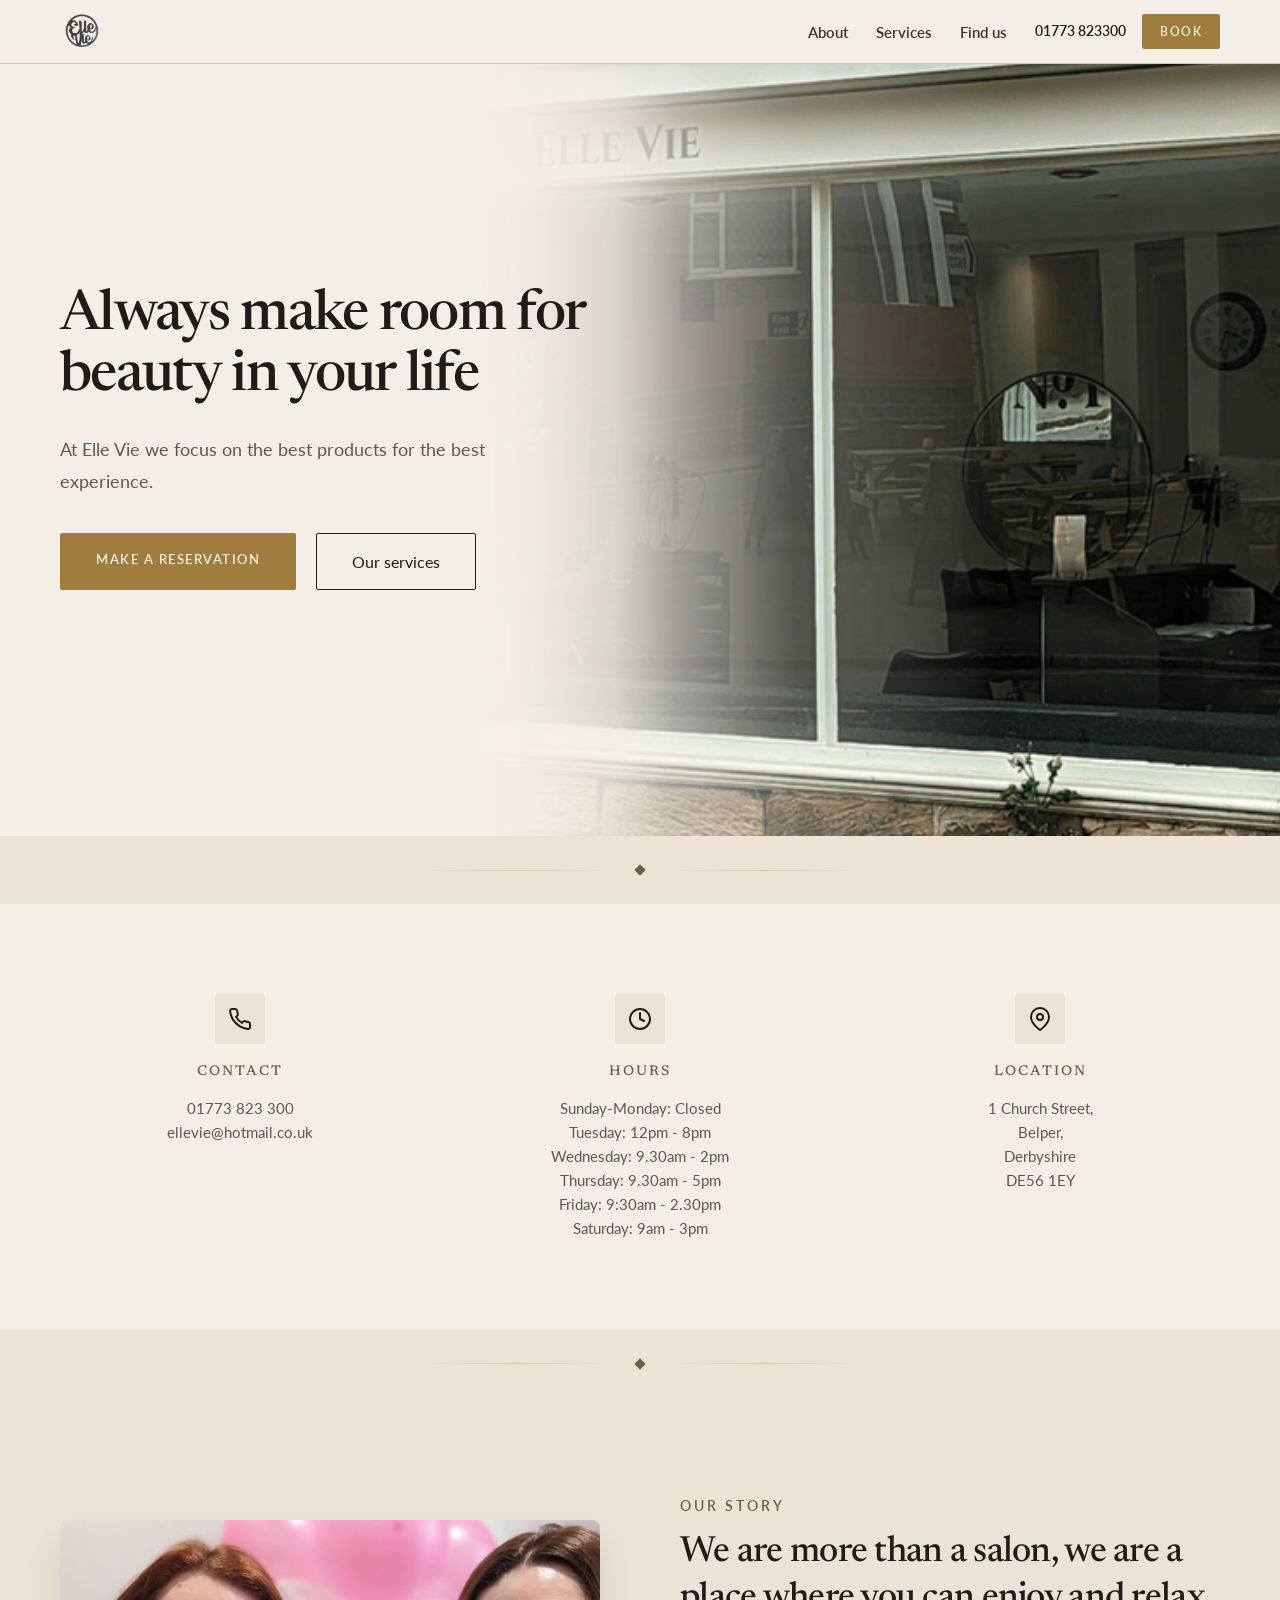
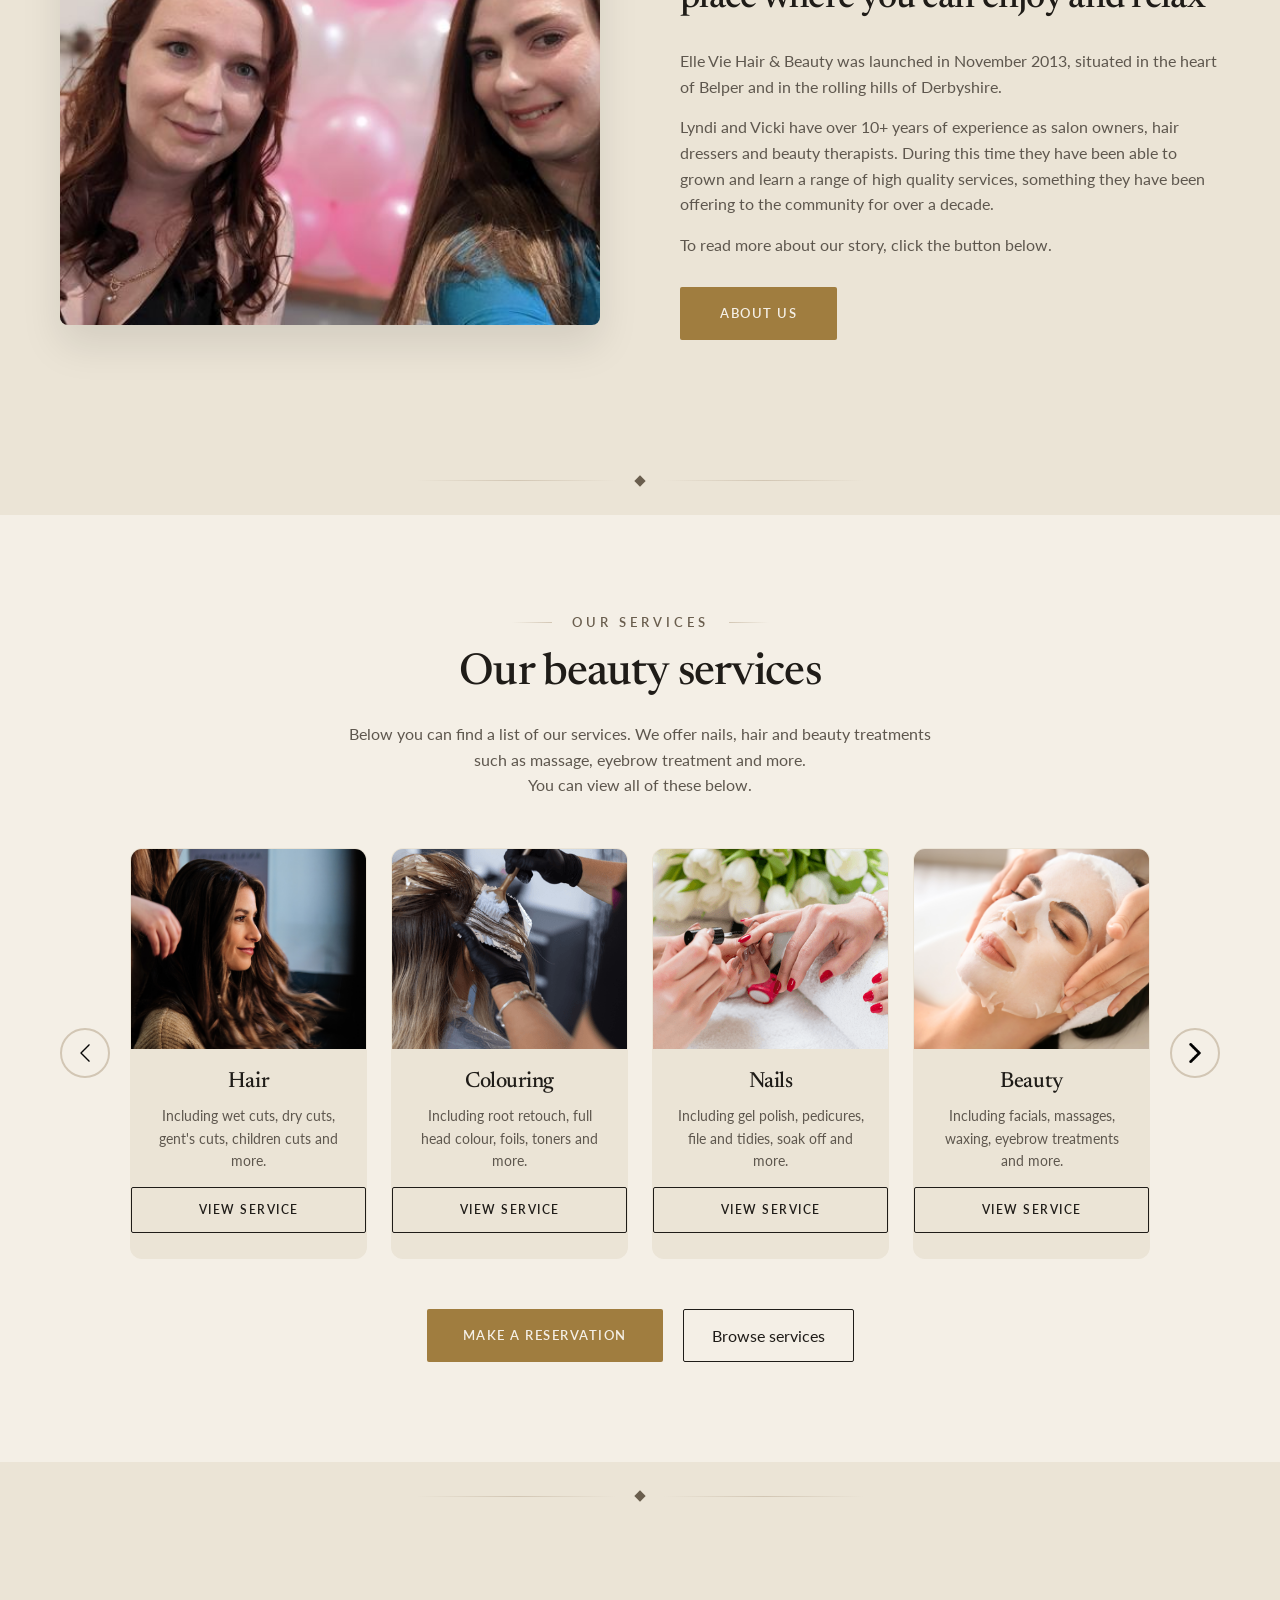
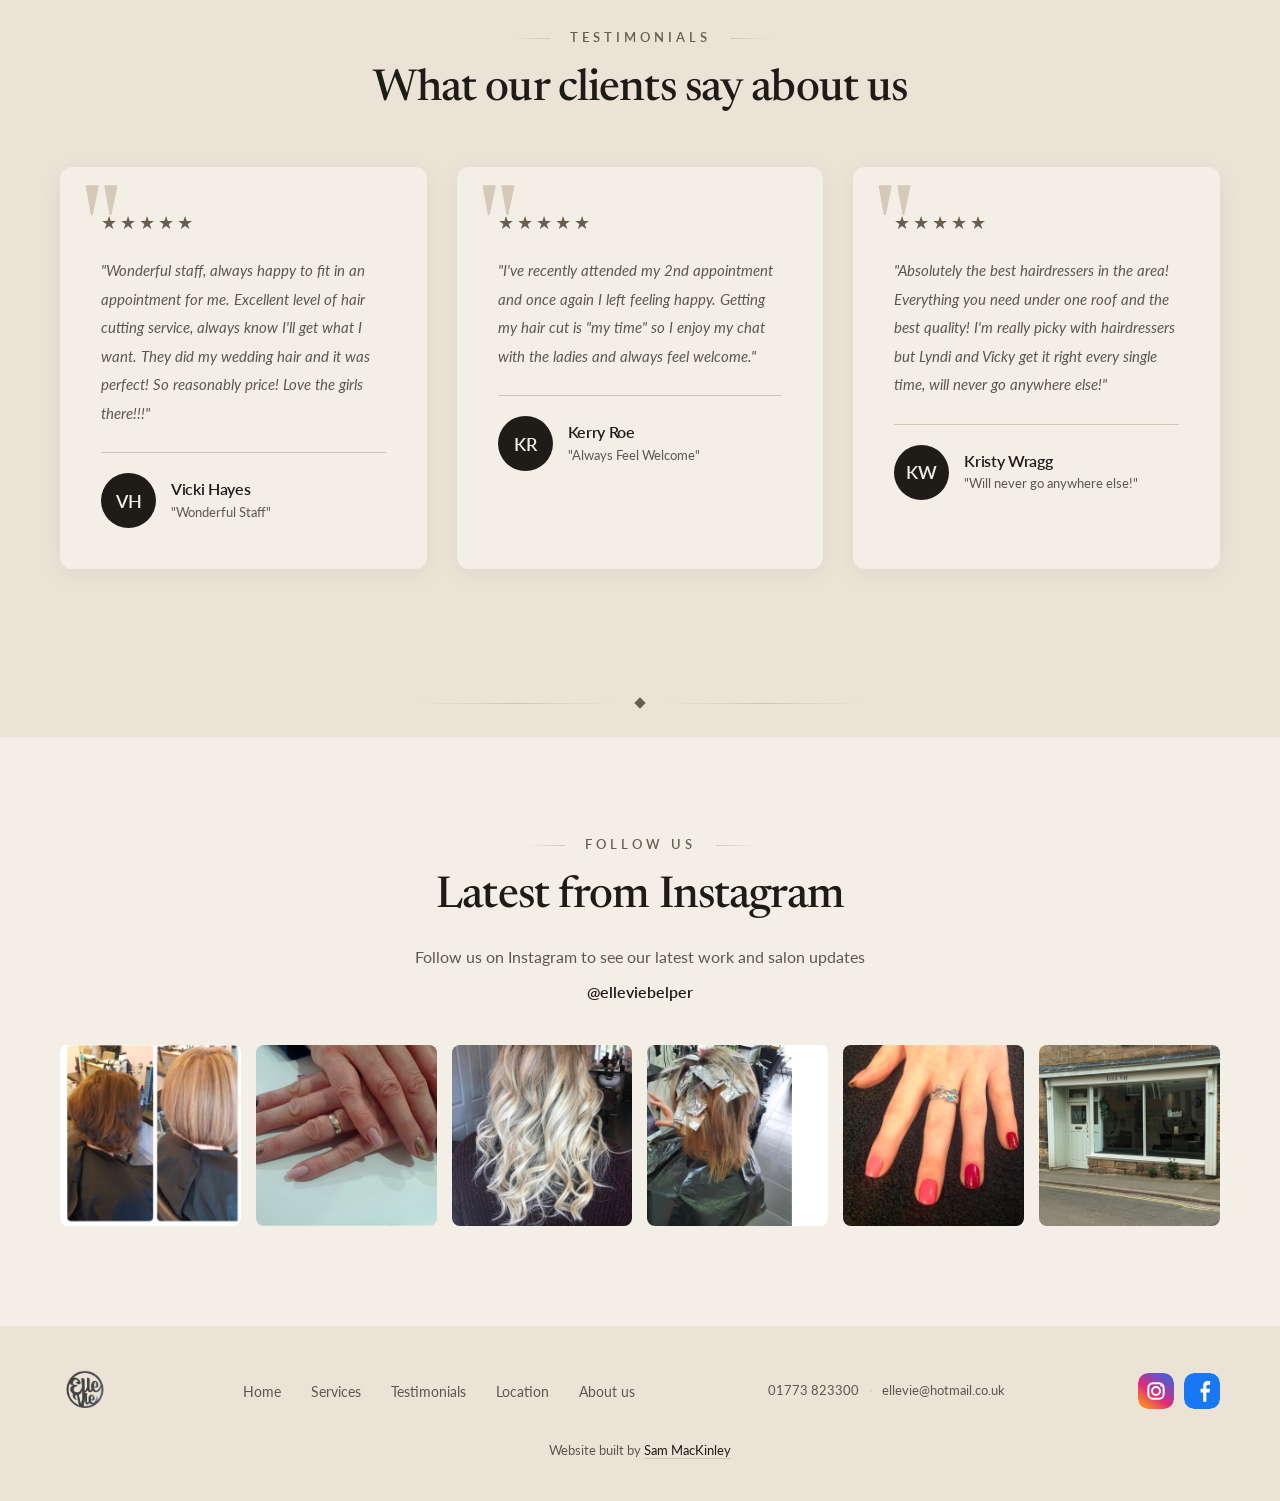
<file: index.html>
<!DOCTYPE html>
<html lang="en">

<head>
  <meta charset="UTF-8" />
  <meta name="viewport" content="width=device-width, initial-scale=1.0" />
  <title>Elle Vie Hair &amp; Beauty | Salon in Belper, Derbyshire</title>
  <meta name="description" content="Elle Vie Hair &amp; Beauty salon in Belper, Derbyshire. Expert hair styling, colouring, nails, and beauty treatments. Book your appointment today." />
  <meta name="keywords" content="hair salon Belper, beauty salon Belper, Derbyshire hairdresser, hair colouring Belper, gel nails Belper, Elle Vie" />
  <meta name="author" content="Elle Vie Hair &amp; Beauty" />
  <meta name="robots" content="index, follow, max-image-preview:large, max-snippet:-1, max-video-preview:-1" />
  <meta name="theme-color" content="#ebe4d6" />
  <meta name="geo.region" content="GB-DBY" />
  <meta name="geo.placename" content="Belper" />
  <meta name="geo.position" content="53.0240433;-1.4788394" />
  <meta name="ICBM" content="53.0240433, -1.4788394" />
  <link rel="canonical" href="https://www.elleviebelper.co.uk/" />
  <link rel="icon" type="image/png" href="https://www.elleviebelper.co.uk/images/home/logo.png" />
  <link rel="apple-touch-icon" href="https://www.elleviebelper.co.uk/images/home/logo.png" />
  <link rel="manifest" href="site.webmanifest" />
  <meta property="og:site_name" content="Elle Vie Hair &amp; Beauty" />
  <meta property="og:locale" content="en_GB" />
  <meta property="og:type" content="website" />
  <meta property="og:title" content="Elle Vie Hair &amp; Beauty | Salon in Belper, Derbyshire" />
  <meta property="og:description" content="Expert hair styling, colouring, nails, and beauty treatments in the heart of Belper." />
  <meta property="og:url" content="https://www.elleviebelper.co.uk/" />
  <meta property="og:image" content="https://www.elleviebelper.co.uk/images/home/elle_vie_shop_window.png" />
  <meta property="og:image:alt" content="Elle Vie Hair &amp; Beauty salon storefront in Belper" />
  <meta name="twitter:card" content="summary_large_image" />
  <meta name="twitter:title" content="Elle Vie Hair &amp; Beauty | Salon in Belper, Derbyshire" />
  <meta name="twitter:description" content="Expert hair styling, colouring, nails, and beauty treatments in the heart of Belper." />
  <meta name="twitter:image" content="https://www.elleviebelper.co.uk/images/home/elle_vie_shop_window.png" />
  <link rel="preconnect" href="https://fonts.googleapis.com" />
  <link rel="preconnect" href="https://fonts.gstatic.com" crossorigin />
  <link href="https://fonts.googleapis.com/css2?family=Lato:ital,wght@0,400;0,600;0,700;1,400&family=Newsreader:opsz,wght@6..72,400;6..72,500;6..72,600&display=swap" rel="stylesheet" />
  <link rel="stylesheet" href="css/style.css" />
  <script type="application/ld+json">
  {
    "@context": "https://schema.org",
    "@graph": [
      {
        "@type": "WebSite",
        "@id": "https://www.elleviebelper.co.uk/#website",
        "url": "https://www.elleviebelper.co.uk/",
        "name": "Elle Vie Hair & Beauty",
        "inLanguage": "en-GB",
        "publisher": { "@id": "https://www.elleviebelper.co.uk/#business" }
      },
      {
        "@type": "BeautySalon",
        "@id": "https://www.elleviebelper.co.uk/#business",
        "name": "Elle Vie Hair & Beauty",
        "image": "https://www.elleviebelper.co.uk/images/home/elle_vie_shop_window.png",
        "logo": "https://www.elleviebelper.co.uk/images/home/logo.png",
        "url": "https://www.elleviebelper.co.uk/",
        "telephone": "+441773823300",
        "email": "ellevie@hotmail.co.uk",
        "priceRange": "££",
        "address": {
          "@type": "PostalAddress",
          "streetAddress": "1 Church Street",
          "addressLocality": "Belper",
          "addressRegion": "Derbyshire",
          "postalCode": "DE56 1EY",
          "addressCountry": "GB"
        },
        "geo": {
          "@type": "GeoCoordinates",
          "latitude": 53.0240433,
          "longitude": -1.4788394
        },
        "hasMap": "https://www.google.com/maps/place/Elle+Vie+Hair+%26+Beauty/@53.0240433,-1.4788394,15z",
        "areaServed": ["Belper", "Derbyshire"],
        "openingHoursSpecification": [
          { "@type": "OpeningHoursSpecification", "dayOfWeek": "Tuesday", "opens": "12:00", "closes": "20:00" },
          { "@type": "OpeningHoursSpecification", "dayOfWeek": "Wednesday", "opens": "09:30", "closes": "14:00" },
          { "@type": "OpeningHoursSpecification", "dayOfWeek": "Thursday", "opens": "09:30", "closes": "17:00" },
          { "@type": "OpeningHoursSpecification", "dayOfWeek": "Friday", "opens": "09:30", "closes": "14:30" },
          { "@type": "OpeningHoursSpecification", "dayOfWeek": "Saturday", "opens": "09:00", "closes": "15:00" }
        ],
        "sameAs": [
          "https://www.instagram.com/elleviebelper/",
          "https://www.facebook.com/elleviebelper"
        ]
      }
    ]
  }
  </script>
</head>

<body>
  <a href="#main-content" class="skip-link">Skip to main content</a>
  <div class="wrapper">
    <header class="header">
      <div class="header__container">
        <a href="index.html" class="header__logo logo">
          <img src="images/home/logo.png" alt="Elle Vie home" />
        </a>
        <nav class="menu__body" id="site-nav" aria-label="Main">
          <ul class="menu__list">
            <li class="menu__item"><a href="about-us.html" class="menu__link">About</a></li>
            <li class="menu__item"><a href="services.html" class="menu__link">Services</a></li>
            <li class="menu__item"><a href="find-us.html" class="menu__link">Find us</a></li>
          </ul>
        </nav>
        <div class="header__actions">
          <a href="tel:01773823300" class="header__call" aria-label="Call 01773 823300">
            <span class="header__call-num">01773 823300</span>
            <span class="header__call-short">Call</span>
          </a>
          <button type="button" class="header__book" data-open-reservation>Book</button>
          <button type="button" class="icon-menu" aria-label="Open menu" aria-expanded="false" aria-controls="site-nav"><span></span></button>
        </div>
      </div>
    </header>
    <main class="page" id="main-content">
      <section class="page__main main main--home">
        <img class="main__photo" src="images/home/elle_vie_shop_window.png" alt="Elle Vie storefront on Church Street, Belper">
        <div class="main__fade" aria-hidden="true"></div>
        <div class="main__container">
          <div class="main__content">
            <h1 class="main__title">Always make room for beauty in your life</h1>
            <div class="main__text">
              At Elle Vie we focus on the best products for the best experience.
            </div>
            <div class="main__buttons">
              <a href="#" class="main__button main__button--primary main__button">Make a reservation</a>
              <a href="services.html" class="main__button--secondary">Our services</a>
            </div>
          </div>
        </div>
      </section>
      <div class="section-divider"><span class="section-divider__diamond"></span></div>
      <section class="page__contact-info contact-info animate-on-scroll">
        <div class="contact-info__container">
          <div class="contact-info__item">
            <div class="contact-info__icon">
              <svg width="24" height="24" viewBox="0 0 24 24" fill="none" xmlns="http://www.w3.org/2000/svg"><path d="M22 16.92v3a2 2 0 0 1-2.18 2 19.79 19.79 0 0 1-8.63-3.07 19.5 19.5 0 0 1-6-6 19.79 19.79 0 0 1-3.07-8.67A2 2 0 0 1 4.11 2h3a2 2 0 0 1 2 1.72 12.84 12.84 0 0 0 .7 2.81 2 2 0 0 1-.45 2.11L8.09 9.91a16 16 0 0 0 6 6l1.27-1.27a2 2 0 0 1 2.11-.45 12.84 12.84 0 0 0 2.81.7A2 2 0 0 1 22 16.92z" stroke="currentColor" stroke-width="2" stroke-linecap="round" stroke-linejoin="round"/></svg>
            </div>
            <h3 class="contact-info__title">Contact</h3>
            <div class="contact-info__content">
              <p><a href="tel:+441773823300">01773 823 300</a></p>
              <p><a href="mailto:ellevie@hotmail.co.uk">ellevie@hotmail.co.uk</a></p>
            </div>
          </div>
          
          <div class="contact-info__item">
            <div class="contact-info__icon">
              <svg width="24" height="24" viewBox="0 0 24 24" fill="none" xmlns="http://www.w3.org/2000/svg"><circle cx="12" cy="12" r="10" stroke="currentColor" stroke-width="2"/><polyline points="12,6 12,12 16,14" stroke="currentColor" stroke-width="2" stroke-linecap="round" stroke-linejoin="round"/></svg>
            </div>
            <h3 class="contact-info__title">Hours</h3>
            <div class="contact-info__content">
              <p>Sunday-Monday: Closed</p>
              <p>Tuesday: 12pm - 8pm</p>
              <p>Wednesday: 9.30am - 2pm</p>
              <p>Thursday: 9.30am - 5pm</p>
              <p>Friday: 9:30am - 2.30pm</p>
              <p>Saturday: 9am - 3pm</p>
            </div>
          </div>
          
          <div class="contact-info__item">
            <div class="contact-info__icon">
              <svg width="24" height="24" viewBox="0 0 24 24" fill="none" xmlns="http://www.w3.org/2000/svg"><path d="M21 10c0 7-9 13-9 13s-9-6-9-13a9 9 0 0 1 18 0z" stroke="currentColor" stroke-width="2"/><circle cx="12" cy="10" r="3" stroke="currentColor" stroke-width="2"/></svg>
            </div>
            <h3 class="contact-info__title">Location</h3>
            <div class="contact-info__content">
              <p>1 Church Street,</p>
              <p>Belper,</p>
              <p>Derbyshire</p>
              <p>DE56 1EY</p>
            </div>
          </div>
        </div>
      </section>
      <div class="section-divider"><span class="section-divider__diamond"></span></div>
      <section class="page__about about animate-on-scroll">
        <div class="about__container">
          <div class="about__image">
            <img src="images/home/image_of_two.jpeg" alt="Elle Vie Salon Owners" />
          </div>
          <div class="about__content">
            <h3 class="about__subtitle">OUR STORY</h3>
            <h2 class="about__title">We are more than a salon, we are a place where you can enjoy and relax</h2>
            <div class="about__text">
              <p>
                Elle Vie Hair & Beauty was launched in November 2013, situated in the heart of Belper and in the rolling hills of Derbyshire.
              </p>
              <p>
                Lyndi and Vicki have over 10+ years of experience as salon owners, hair dressers and beauty therapists. 
                During this time they have been able to grown and learn a range of high quality services, something they have been offering to the community for over a decade.
              </p>
              <p>
                To read more about our story, click the button below.
              </p>
            </div>
            <a href="about-us.html" class="about__button button">About us</a>
          </div>
        </div>
      </section>
      <div class="section-divider"><span class="section-divider__diamond"></span></div>
      <section class="page__services services animate-on-scroll">
        <div class="services__container">
          <h3 class="services__subtitle">OUR SERVICES</h3>
          <h2 class="services__title">Our beauty services</h2>
          <div class="services__description">
            <p>Below you can find a list of our services. We offer nails, hair and beauty treatments such as massage, eyebrow treatment and more.</p>
            <p>You can view all of these below.</p>
          </div>
          <div class="services__slider">
            <button class="services__nav services__nav--prev">
              <img src="images/icons/arrow_left.png" alt="Previous">
            </button>
            <div class="services__row">
              <div class="services__column">
                <div class="services__item item-services">
                  <a href="services.html#hair" class="item-services__image">
                    <img src="images/services/hair.png" alt="Hair Services" />
                  </a>
                  <h3 class="item-services__title">Hair</h3>
                  <div class="item-services__text">
                    Including wet cuts, dry cuts, gent's cuts, children cuts and more.
                  </div>
                  <a href="services.html" class="item-services__button">View service</a>
                </div>
              </div>
              <div class="services__column">
                <div class="services__item item-services">
                  <a href="services.html#colouring" class="item-services__image">
                    <img src="images/services/colour.png" alt="Colouring Services" />
                  </a>
                  <h3 class="item-services__title">Colouring</h3>
                  <div class="item-services__text">
                    Including root retouch, full head colour, foils, toners and more.
                  </div>
                  <a href="services.html" class="item-services__button">View service</a>
                </div>
              </div>
              <div class="services__column">
                <div class="services__item item-services">
                  <a href="services.html#nails" class="item-services__image">
                    <img src="images/services/nails.png" alt="Nail Services" />
                  </a>
                  <h3 class="item-services__title">Nails</h3>
                  <div class="item-services__text">
                    Including gel polish, pedicures, file and tidies, soak off and more.
                  </div>
                  <a href="services.html" class="item-services__button">View service</a>
                </div>
              </div>
              <div class="services__column">
                <div class="services__item item-services">
                  <a href="services.html#beauty" class="item-services__image">
                    <img src="images/services/beauty.png" alt="Beauty Services" />
                  </a>
                  <h3 class="item-services__title">Beauty</h3>
                  <div class="item-services__text">
                    Including facials, massages, waxing, eyebrow treatments and more.
                  </div>
                  <a href="services.html" class="item-services__button">View service</a>
                </div>
              </div>
            </div>
            <button class="services__nav services__nav--next">
              <img src="images/icons/arrow_right.png" alt="Next">
            </button>
          </div>
          <div class="services__scroll-hint">
            <span class="services__scroll-hint-text">Swipe to see more</span>
            <span class="services__scroll-hint-arrow">
              <svg width="16" height="16" viewBox="0 0 24 24" fill="none" stroke="currentColor" stroke-width="3" stroke-linecap="round" stroke-linejoin="round">
                <path d="M5 12h14M12 5l7 7-7 7"/>
              </svg>
            </span>
          </div>
          <div class="services__buttons">
            <a href="#" class="services__button services__button--primary main__button">Make a reservation</a>
            <a href="services.html" class="services__button services__button--secondary">Browse services</a>
          </div>
        </div>
      </section>
      <div class="section-divider"><span class="section-divider__diamond"></span></div>
      <section class="page__testimonial testimonial animate-on-scroll" id="testimonials">
        <div class="testimonial__container">
          <h3 class="testimonial__subtitle">TESTIMONIALS</h3>
          <h2 class="testimonial__title">What our clients say about us</h2>
          <div class="testimonial__grid">
            <div class="testimonial__item">
              <div class="testimonial__stars">
                ★★★★★
              </div>
              <p class="testimonial__text">
                "Wonderful staff, always happy to fit in an appointment for me. Excellent level of hair cutting service, always know I'll get what I want. They did my wedding hair and it was perfect! So reasonably price! Love the girls there!!!"
              </p>
              <div class="testimonial__author">
                <div class="testimonial__author-image">
                  <div class="testimonial__author-initial">VH</div>
                </div>
                <div class="testimonial__author-info">
                  <h4>Vicki Hayes</h4>
                  <p>"Wonderful Staff"</p>
                </div>
              </div>
            </div>

            <div class="testimonial__item">
              <div class="testimonial__stars">
                ★★★★★
              </div>
              <p class="testimonial__text">
                "I've recently attended my 2nd appointment and once again I left feeling happy. Getting my hair cut is "my time" so I enjoy my chat with the ladies and always feel welcome."
              </p>
              <div class="testimonial__author">
                <div class="testimonial__author-image">
                  <div class="testimonial__author-initial">KR</div>
                </div>
                <div class="testimonial__author-info">
                  <h4>Kerry Roe</h4>
                  <p>"Always Feel Welcome"</p>
                </div>
              </div>
            </div>

            <div class="testimonial__item">
              <div class="testimonial__stars">
                ★★★★★
              </div>
              <p class="testimonial__text">
                "Absolutely the best hairdressers in the area! Everything you need under one roof and the best quality! I'm really picky with hairdressers but Lyndi and Vicky get it right every single time, will never go anywhere else!"
              </p>
              <div class="testimonial__author">
                <div class="testimonial__author-image">
                  <div class="testimonial__author-initial">KW</div>
                </div>
                <div class="testimonial__author-info">
                  <h4>Kristy Wragg</h4>
                  <p>"Will never go anywhere else!"</p>
                </div>
              </div>
            </div>
          </div>
        </div>
      </section>
      <div class="section-divider"><span class="section-divider__diamond"></span></div>
      <section class="page__instagram instagram animate-on-scroll">
        <div class="instagram__container">
          <h3 class="instagram__subtitle">FOLLOW US</h3>
          <h2 class="instagram__title">Latest from Instagram</h2>
          <div class="instagram__description">
            <p>Follow us on Instagram to see our latest work and salon updates</p>
            <a href="https://www.instagram.com/elleviebelper/" target="_blank" class="instagram__follow">
              <span>@elleviebelper</span>
            </a>
          </div>
          <div class="instagram__grid">
            <a href="https://www.instagram.com/elleviebelper/" target="_blank" class="instagram__item">
              <img src="images/instagram/1.png" alt="Before and After Hair Transformation">
              <div class="instagram__overlay">
                <svg width="30" height="30" viewBox="0 0 24 24" fill="white" xmlns="http://www.w3.org/2000/svg"><path d="M12 2.163c3.204 0 3.584.012 4.85.07 3.252.148 4.771 1.691 4.919 4.919.058 1.265.069 1.645.069 4.849 0 3.205-.012 3.584-.069 4.849-.149 3.225-1.664 4.771-4.919 4.919-1.266.058-1.644.07-4.85.07-3.204 0-3.584-.012-4.849-.07-3.26-.149-4.771-1.699-4.919-4.92-.058-1.265-.07-1.644-.07-4.849 0-3.204.013-3.583.07-4.849.149-3.227 1.664-4.771 4.919-4.919 1.266-.057 1.645-.069 4.849-.069zm0-2.163c-3.259 0-3.667.014-4.947.072-4.358.2-6.78 2.618-6.98 6.98-.059 1.281-.073 1.689-.073 4.948 0 3.259.014 3.668.072 4.948.2 4.358 2.618 6.78 6.98 6.98 1.281.058 1.689.072 4.948.072 3.259 0 3.668-.014 4.948-.072 4.354-.2 6.782-2.618 6.979-6.98.059-1.28.073-1.689.073-4.948 0-3.259-.014-3.667-.072-4.947-.196-4.354-2.617-6.78-6.979-6.98-1.281-.059-1.69-.073-4.949-.073zm0 5.838c-3.403 0-6.162 2.759-6.162 6.162s2.759 6.163 6.162 6.163 6.162-2.759 6.162-6.163c0-3.403-2.759-6.162-6.162-6.162zm0 10.162c-2.209 0-4-1.79-4-4 0-2.209 1.791-4 4-4s4 1.791 4 4c0 2.21-1.791 4-4 4zm6.406-11.845c-.796 0-1.441.645-1.441 1.44s.645 1.44 1.441 1.44c.795 0 1.439-.645 1.439-1.44s-.644-1.44-1.439-1.44z"/></svg>
              </div>
            </a>
            <a href="https://www.instagram.com/elleviebelper/" target="_blank" class="instagram__item">
              <img src="images/instagram/2.png" alt="Pink Nail Design">
              <div class="instagram__overlay">
                <svg width="30" height="30" viewBox="0 0 24 24" fill="white" xmlns="http://www.w3.org/2000/svg"><path d="M12 2.163c3.204 0 3.584.012 4.85.07 3.252.148 4.771 1.691 4.919 4.919.058 1.265.069 1.645.069 4.849 0 3.205-.012 3.584-.069 4.849-.149 3.225-1.664 4.771-4.919 4.919-1.266.058-1.644.07-4.85.07-3.204 0-3.584-.012-4.849-.07-3.26-.149-4.771-1.699-4.919-4.92-.058-1.265-.07-1.644-.07-4.849 0-3.204.013-3.583.07-4.849.149-3.227 1.664-4.771 4.919-4.919 1.266-.057 1.645-.069 4.849-.069zm0-2.163c-3.259 0-3.667.014-4.947.072-4.358.2-6.78 2.618-6.98 6.98-.059 1.281-.073 1.689-.073 4.948 0 3.259.014 3.668.072 4.948.2 4.358 2.618 6.78 6.98 6.98 1.281.058 1.689.072 4.948.072 3.259 0 3.668-.014 4.948-.072 4.354-.2 6.782-2.618 6.979-6.98.059-1.28.073-1.689.073-4.948 0-3.259-.014-3.667-.072-4.947-.196-4.354-2.617-6.78-6.979-6.98-1.281-.059-1.69-.073-4.949-.073zm0 5.838c-3.403 0-6.162 2.759-6.162 6.162s2.759 6.163 6.162 6.163 6.162-2.759 6.162-6.163c0-3.403-2.759-6.162-6.162-6.162zm0 10.162c-2.209 0-4-1.79-4-4 0-2.209 1.791-4 4-4s4 1.791 4 4c0 2.21-1.791 4-4 4zm6.406-11.845c-.796 0-1.441.645-1.441 1.44s.645 1.44 1.441 1.44c.795 0 1.439-.645 1.439-1.44s-.644-1.44-1.439-1.44z"/></svg>
              </div>
            </a>
            <a href="https://www.instagram.com/elleviebelper/" target="_blank" class="instagram__item">
              <img src="images/instagram/3.png" alt="Blonde Curled Hair">
              <div class="instagram__overlay">
                <svg width="30" height="30" viewBox="0 0 24 24" fill="white" xmlns="http://www.w3.org/2000/svg"><path d="M12 2.163c3.204 0 3.584.012 4.85.07 3.252.148 4.771 1.691 4.919 4.919.058 1.265.069 1.645.069 4.849 0 3.205-.012 3.584-.069 4.849-.149 3.225-1.664 4.771-4.919 4.919-1.266.058-1.644.07-4.85.07-3.204 0-3.584-.012-4.849-.07-3.26-.149-4.771-1.699-4.919-4.92-.058-1.265-.07-1.644-.07-4.849 0-3.204.013-3.583.07-4.849.149-3.227 1.664-4.771 4.919-4.919 1.266-.057 1.645-.069 4.849-.069zm0-2.163c-3.259 0-3.667.014-4.947.072-4.358.2-6.78 2.618-6.98 6.98-.059 1.281-.073 1.689-.073 4.948 0 3.259.014 3.668.072 4.948.2 4.358 2.618 6.78 6.98 6.98 1.281.058 1.689.072 4.948.072 3.259 0 3.668-.014 4.948-.072 4.354-.2 6.782-2.618 6.979-6.98.059-1.28.073-1.689.073-4.948 0-3.259-.014-3.667-.072-4.947-.196-4.354-2.617-6.78-6.979-6.98-1.281-.059-1.69-.073-4.949-.073zm0 5.838c-3.403 0-6.162 2.759-6.162 6.162s2.759 6.163 6.162 6.163 6.162-2.759 6.162-6.163c0-3.403-2.759-6.162-6.162-6.162zm0 10.162c-2.209 0-4-1.79-4-4 0-2.209 1.791-4 4-4s4 1.791 4 4c0 2.21-1.791 4-4 4zm6.406-11.845c-.796 0-1.441.645-1.441 1.44s.645 1.44 1.441 1.44c.795 0 1.439-.645 1.439-1.44s-.644-1.44-1.439-1.44z"/></svg>
              </div>
            </a>
            <a href="https://www.instagram.com/elleviebelper/" target="_blank" class="instagram__item">
              <img src="images/instagram/7.png" alt="Red Nail Design">
              <div class="instagram__overlay">
                <svg width="30" height="30" viewBox="0 0 24 24" fill="white" xmlns="http://www.w3.org/2000/svg"><path d="M12 2.163c3.204 0 3.584.012 4.85.07 3.252.148 4.771 1.691 4.919 4.919.058 1.265.069 1.645.069 4.849 0 3.205-.012 3.584-.069 4.849-.149 3.225-1.664 4.771-4.919 4.919-1.266.058-1.644.07-4.85.07-3.204 0-3.584-.012-4.849-.07-3.26-.149-4.771-1.699-4.919-4.92-.058-1.265-.07-1.644-.07-4.849 0-3.204.013-3.583.07-4.849.149-3.227 1.664-4.771 4.919-4.919 1.266-.057 1.645-.069 4.849-.069zm0-2.163c-3.259 0-3.667.014-4.947.072-4.358.2-6.78 2.618-6.98 6.98-.059 1.281-.073 1.689-.073 4.948 0 3.259.014 3.668.072 4.948.2 4.358 2.618 6.78 6.98 6.98 1.281.058 1.689.072 4.948.072 3.259 0 3.668-.014 4.948-.072 4.354-.2 6.782-2.618 6.979-6.98.059-1.28.073-1.689.073-4.948 0-3.259-.014-3.667-.072-4.947-.196-4.354-2.617-6.78-6.979-6.98-1.281-.059-1.69-.073-4.949-.073zm0 5.838c-3.403 0-6.162 2.759-6.162 6.162s2.759 6.163 6.162 6.163 6.162-2.759 6.162-6.163c0-3.403-2.759-6.162-6.162-6.162zm0 10.162c-2.209 0-4-1.79-4-4 0-2.209 1.791-4 4-4s4 1.791 4 4c0 2.21-1.791 4-4 4zm6.406-11.845c-.796 0-1.441.645-1.441 1.44s.645 1.44 1.441 1.44c.795 0 1.439-.645 1.439-1.44s-.644-1.44-1.439-1.44z"/></svg>
              </div>
            </a>
            <a href="https://www.instagram.com/elleviebelper/" target="_blank" class="instagram__item">
              <img src="images/instagram/5.png" alt="Elle Vie Salon Storefront">
              <div class="instagram__overlay">
                <svg width="30" height="30" viewBox="0 0 24 24" fill="white" xmlns="http://www.w3.org/2000/svg"><path d="M12 2.163c3.204 0 3.584.012 4.85.07 3.252.148 4.771 1.691 4.919 4.919.058 1.265.069 1.645.069 4.849 0 3.205-.012 3.584-.069 4.849-.149 3.225-1.664 4.771-4.919 4.919-1.266.058-1.644.07-4.85.07-3.204 0-3.584-.012-4.849-.07-3.26-.149-4.771-1.699-4.919-4.92-.058-1.265-.07-1.644-.07-4.849 0-3.204.013-3.583.07-4.849.149-3.227 1.664-4.771 4.919-4.919 1.266-.057 1.645-.069 4.849-.069zm0-2.163c-3.259 0-3.667.014-4.947.072-4.358.2-6.78 2.618-6.98 6.98-.059 1.281-.073 1.689-.073 4.948 0 3.259.014 3.668.072 4.948.2 4.358 2.618 6.78 6.98 6.98 1.281.058 1.689.072 4.948.072 3.259 0 3.668-.014 4.948-.072 4.354-.2 6.782-2.618 6.979-6.98.059-1.28.073-1.689.073-4.948 0-3.259-.014-3.667-.072-4.947-.196-4.354-2.617-6.78-6.979-6.98-1.281-.059-1.69-.073-4.949-.073zm0 5.838c-3.403 0-6.162 2.759-6.162 6.162s2.759 6.163 6.162 6.163 6.162-2.759 6.162-6.163c0-3.403-2.759-6.162-6.162-6.162zm0 10.162c-2.209 0-4-1.79-4-4 0-2.209 1.791-4 4-4s4 1.791 4 4c0 2.21-1.791 4-4 4zm6.406-11.845c-.796 0-1.441.645-1.441 1.44s.645 1.44 1.441 1.44c.795 0 1.439-.645 1.439-1.44s-.644-1.44-1.439-1.44z"/></svg>
              </div>
            </a>
            <a href="https://www.instagram.com/elleviebelper/" target="_blank" class="instagram__item">
              <img src="images/instagram/6.png" alt="Hair Foiling Process">
              <div class="instagram__overlay">
                <svg width="30" height="30" viewBox="0 0 24 24" fill="white" xmlns="http://www.w3.org/2000/svg"><path d="M12 2.163c3.204 0 3.584.012 4.85.07 3.252.148 4.771 1.691 4.919 4.919.058 1.265.069 1.645.069 4.849 0 3.205-.012 3.584-.069 4.849-.149 3.225-1.664 4.771-4.919 4.919-1.266.058-1.644.07-4.85.07-3.204 0-3.584-.012-4.849-.07-3.26-.149-4.771-1.699-4.919-4.92-.058-1.265-.07-1.644-.07-4.849 0-3.204.013-3.583.07-4.849.149-3.227 1.664-4.771 4.919-4.919 1.266-.057 1.645-.069 4.849-.069zm0-2.163c-3.259 0-3.667.014-4.947.072-4.358.2-6.78 2.618-6.98 6.98-.059 1.281-.073 1.689-.073 4.948 0 3.259.014 3.668.072 4.948.2 4.358 2.618 6.78 6.98 6.98 1.281.058 1.689.072 4.948.072 3.259 0 3.668-.014 4.948-.072 4.354-.2 6.782-2.618 6.979-6.98.059-1.28.073-1.689.073-4.948 0-3.259-.014-3.667-.072-4.947-.196-4.354-2.617-6.78-6.979-6.98-1.281-.059-1.69-.073-4.949-.073zm0 5.838c-3.403 0-6.162 2.759-6.162 6.162s2.759 6.163 6.162 6.163 6.162-2.759 6.162-6.163c0-3.403-2.759-6.162-6.162-6.162zm0 10.162c-2.209 0-4-1.79-4-4 0-2.209 1.791-4 4-4s4 1.791 4 4c0 2.21-1.791 4-4 4zm6.406-11.845c-.796 0-1.441.645-1.441 1.44s.645 1.44 1.441 1.44c.795 0 1.439-.645 1.439-1.44s-.644-1.44-1.439-1.44z"/></svg>
              </div>
            </a>
          </div>
        </div>
      </section>
    </main>
    <footer class="footer">
      <div class="footer__container">
        <div class="footer__logo">
          <img src="images/home/logo.png" alt="Elle Vie" />
        </div>
        <nav class="footer__nav">
          <ul class="footer__menu">
            <li><a href="index.html">Home</a></li>
            <li><a href="services.html">Services</a></li>
            <li><a href="index.html#testimonials">Testimonials</a></li>
            <li><a href="https://www.google.com/maps/place/Elle+Vie+Hair+%26+Beauty/@53.0240433,-1.4788394,15z/data=!4m2!3m1!1s0x0:0xa0e044187cab722d?sa=X&ved=2ahUKEwjLvsyBmYyDAxWkQkEAHSjqBVkQ_BJ6BAgUEAA" target="_blank" rel="noopener noreferrer">Location</a></li>
            <li><a href="about-us.html">About us</a></li>
          </ul>
        </nav>
        <div class="footer__contact">
          <a href="tel:01773823300">01773 823300</a>
          <span class="footer__contact-sep" aria-hidden="true">·</span>
          <a href="mailto:ellevie@hotmail.co.uk">ellevie@hotmail.co.uk</a>
        </div>
        <div class="footer__social">
          <a href="https://www.instagram.com/elleviebelper/" target="_blank" rel="noopener noreferrer" class="footer__social-link" aria-label="Instagram">
            <svg viewBox="0 0 40 40" aria-hidden="true">
              <defs>
                <linearGradient id="footer-ig" x1="8" y1="36" x2="32" y2="4" gradientUnits="userSpaceOnUse">
                  <stop stop-color="#F58529"/>
                  <stop offset="0.4" stop-color="#DD2A7B"/>
                  <stop offset="1" stop-color="#515BD4"/>
                </linearGradient>
              </defs>
              <rect width="40" height="40" rx="11" fill="url(#footer-ig)"/>
              <rect x="11.5" y="11.5" width="17" height="17" rx="5" fill="none" stroke="#fff" stroke-width="2.2"/>
              <circle cx="20" cy="20" r="4.4" fill="none" stroke="#fff" stroke-width="2.2"/>
              <circle cx="26.1" cy="13.9" r="1.35" fill="#fff"/>
            </svg>
          </a>
          <a href="https://www.facebook.com/elleviebelper" target="_blank" rel="noopener noreferrer" class="footer__social-link" aria-label="Facebook">
            <svg viewBox="0 0 40 40" aria-hidden="true">
              <rect width="40" height="40" rx="11" fill="#1877F2"/>
              <path fill="#fff" d="M24.85 32V21.55h3.5l.52-4.04h-4.02v-2.58c0-1.17.32-1.97 2-1.97H29V9.17c-.34-.05-1.52-.15-2.89-.15-2.86 0-4.82 1.75-4.82 4.96v3.53H18.4v4.04h2.89V32h3.56z"/>
            </svg>
          </a>
        </div>
        <p class="footer__credit">Website built by <a href="https://sammackinley.com" target="_blank" rel="noopener noreferrer">Sam MacKinley</a></p>
      </div>
    </footer>
  </div>
  <div class="modal" id="reservationModal">
    <div class="modal__content">
      <button class="modal__close" aria-label="Close booking options">&times;</button>
      <div class="modal__header">
        <h2>Book via phone or messenger</h2>
      </div>
      <div class="modal__body">
        <h3>Click an option below:</h3>
        <div class="modal__options">
          <a href="tel:01773823300" class="modal__option">
            <div class="modal__icon">
              <img src="images/contact/phone.svg" alt="Phone">
            </div>
            <span>Phone</span>
          </a>
          <a href="https://www.messenger.com/t/545408738829020" target="_blank" rel="noopener noreferrer" class="modal__option">
            <div class="modal__icon">
              <img src="images/contact/messenger.png" alt="Messenger">
            </div>
            <span>Messenger</span>
          </a>
        </div>
      </div>
    </div>
  </div>
  <script src="js/nav.js"></script>
  <script>
    window.onload = function() {
      var scrollBtn = document.getElementById('scrollToTop');
      if (scrollBtn) {
        window.addEventListener('scroll', function() {
          if (window.scrollY > 300) {
            scrollBtn.classList.add('visible');
          } else {
            scrollBtn.classList.remove('visible');
          }
        });
        
        scrollBtn.addEventListener('click', function() {
          window.scrollTo({ top: 0, behavior: 'smooth' });
        });
      }
      
      // Scroll-triggered animations
      var animateElements = document.querySelectorAll('.animate-on-scroll');
      if (animateElements.length > 0 && 'IntersectionObserver' in window) {
        var animationObserver = new IntersectionObserver(function(entries) {
          entries.forEach(function(entry) {
            if (entry.isIntersecting) {
              entry.target.classList.add('visible');
              animationObserver.unobserve(entry.target);
            }
          });
        }, { threshold: 0.1, rootMargin: '0px 0px -50px 0px' });
        
        animateElements.forEach(function(el) {
          animationObserver.observe(el);
        });
      }
      
      // Instagram grid animation
      var instagramGrid = document.querySelector('.instagram__grid');
      if (instagramGrid && 'IntersectionObserver' in window) {
        var gridObserver = new IntersectionObserver(function(entries) {
          entries.forEach(function(entry) {
            if (entry.isIntersecting) {
              entry.target.classList.add('animate');
              gridObserver.unobserve(entry.target);
            }
          });
        }, { threshold: 0.2 });
        gridObserver.observe(instagramGrid);
      }
      
      // Header scroll effect
      var header = document.querySelector('.header');
      if (header) {
        window.addEventListener('scroll', function() {
          if (window.scrollY > 50) {
            header.classList.add('scrolled');
          } else {
            header.classList.remove('scrolled');
          }
        });
      }
      
      // Mobile services scroll hint
      var servicesRow = document.querySelector('.services__row');
      var servicesSlider = document.querySelector('.services__slider');
      var scrollHint = document.querySelector('.services__scroll-hint');
      
      if (servicesRow && servicesSlider && scrollHint) {
        // Check if we're on mobile (scroll hint is visible)
        var checkMobile = function() {
          return window.getComputedStyle(scrollHint).display !== 'none';
        };
        
        // Update gradient based on scroll position
        var updateGradient = function() {
          if (!checkMobile()) return;
          
          var scrollLeft = servicesRow.scrollLeft;
          var maxScroll = servicesRow.scrollWidth - servicesRow.clientWidth;
          
          // Show gradient when not at the end
          if (scrollLeft < maxScroll - 10) {
            servicesSlider.classList.add('show-gradient');
            servicesSlider.classList.remove('at-end');
          } else {
            servicesSlider.classList.add('at-end');
          }
          
          // Show gradient at start
          if (scrollLeft < 10) {
            servicesSlider.classList.add('show-gradient');
          }
        };
        
        // Hide hint after first scroll
        var hasScrolled = false;
        servicesRow.addEventListener('scroll', function() {
          if (!hasScrolled && checkMobile()) {
            hasScrolled = true;
            scrollHint.classList.add('hidden');
          }
          updateGradient();
        });
        
        // Initialize gradient on load and resize
        var initScrollHint = function() {
          if (checkMobile()) {
            servicesSlider.classList.add('show-gradient');
            // Reset hint visibility on resize to mobile
            if (!hasScrolled) {
              scrollHint.classList.remove('hidden');
            }
          } else {
            servicesSlider.classList.remove('show-gradient');
          }
        };
        
        initScrollHint();
        window.addEventListener('resize', initScrollHint);
      }
    };
  </script>
  
  <!-- Scroll to Top Button -->
  <button id="scrollToTop" class="scroll-to-top" aria-label="Scroll to top">
    <svg viewBox="0 0 24 24" fill="none" stroke="currentColor" stroke-width="2" stroke-linecap="round" stroke-linejoin="round">
      <polyline points="18 15 12 9 6 15"></polyline>
    </svg>
  </button>
</body>

</html>
</file>
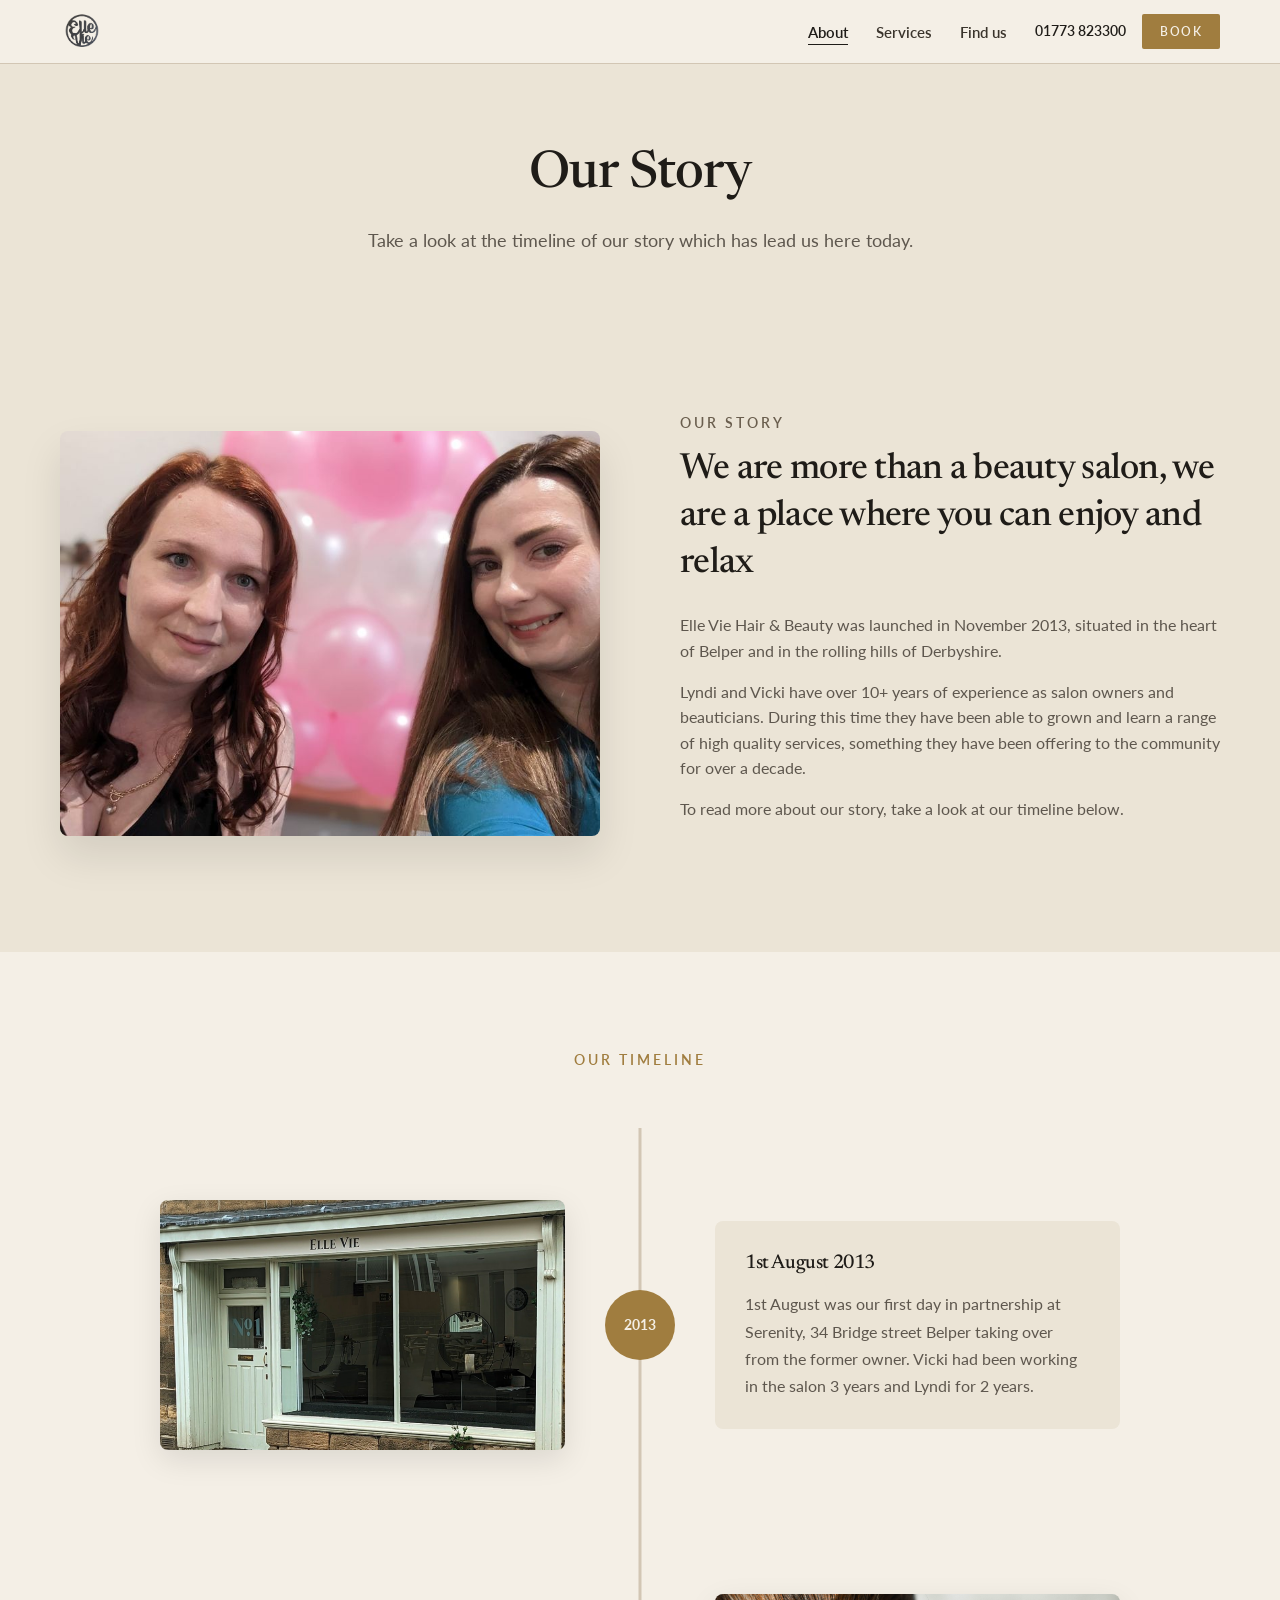
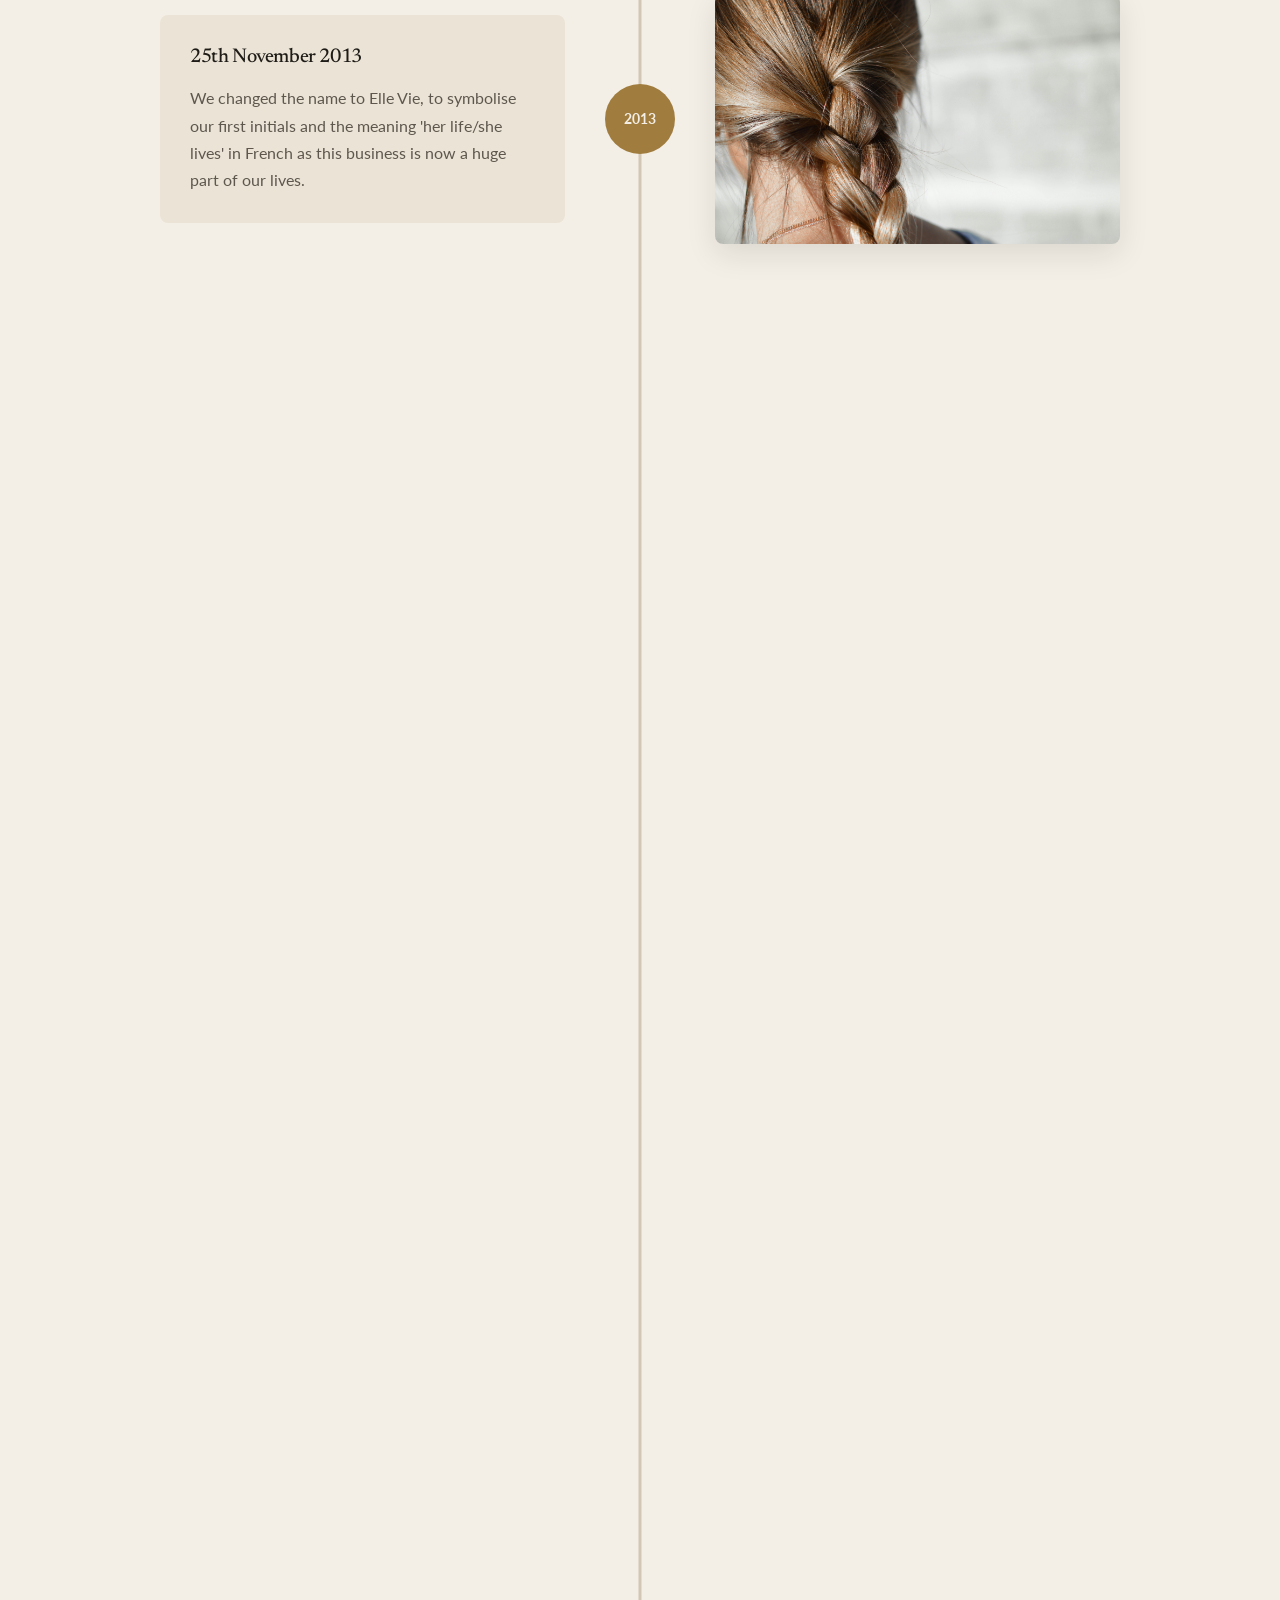
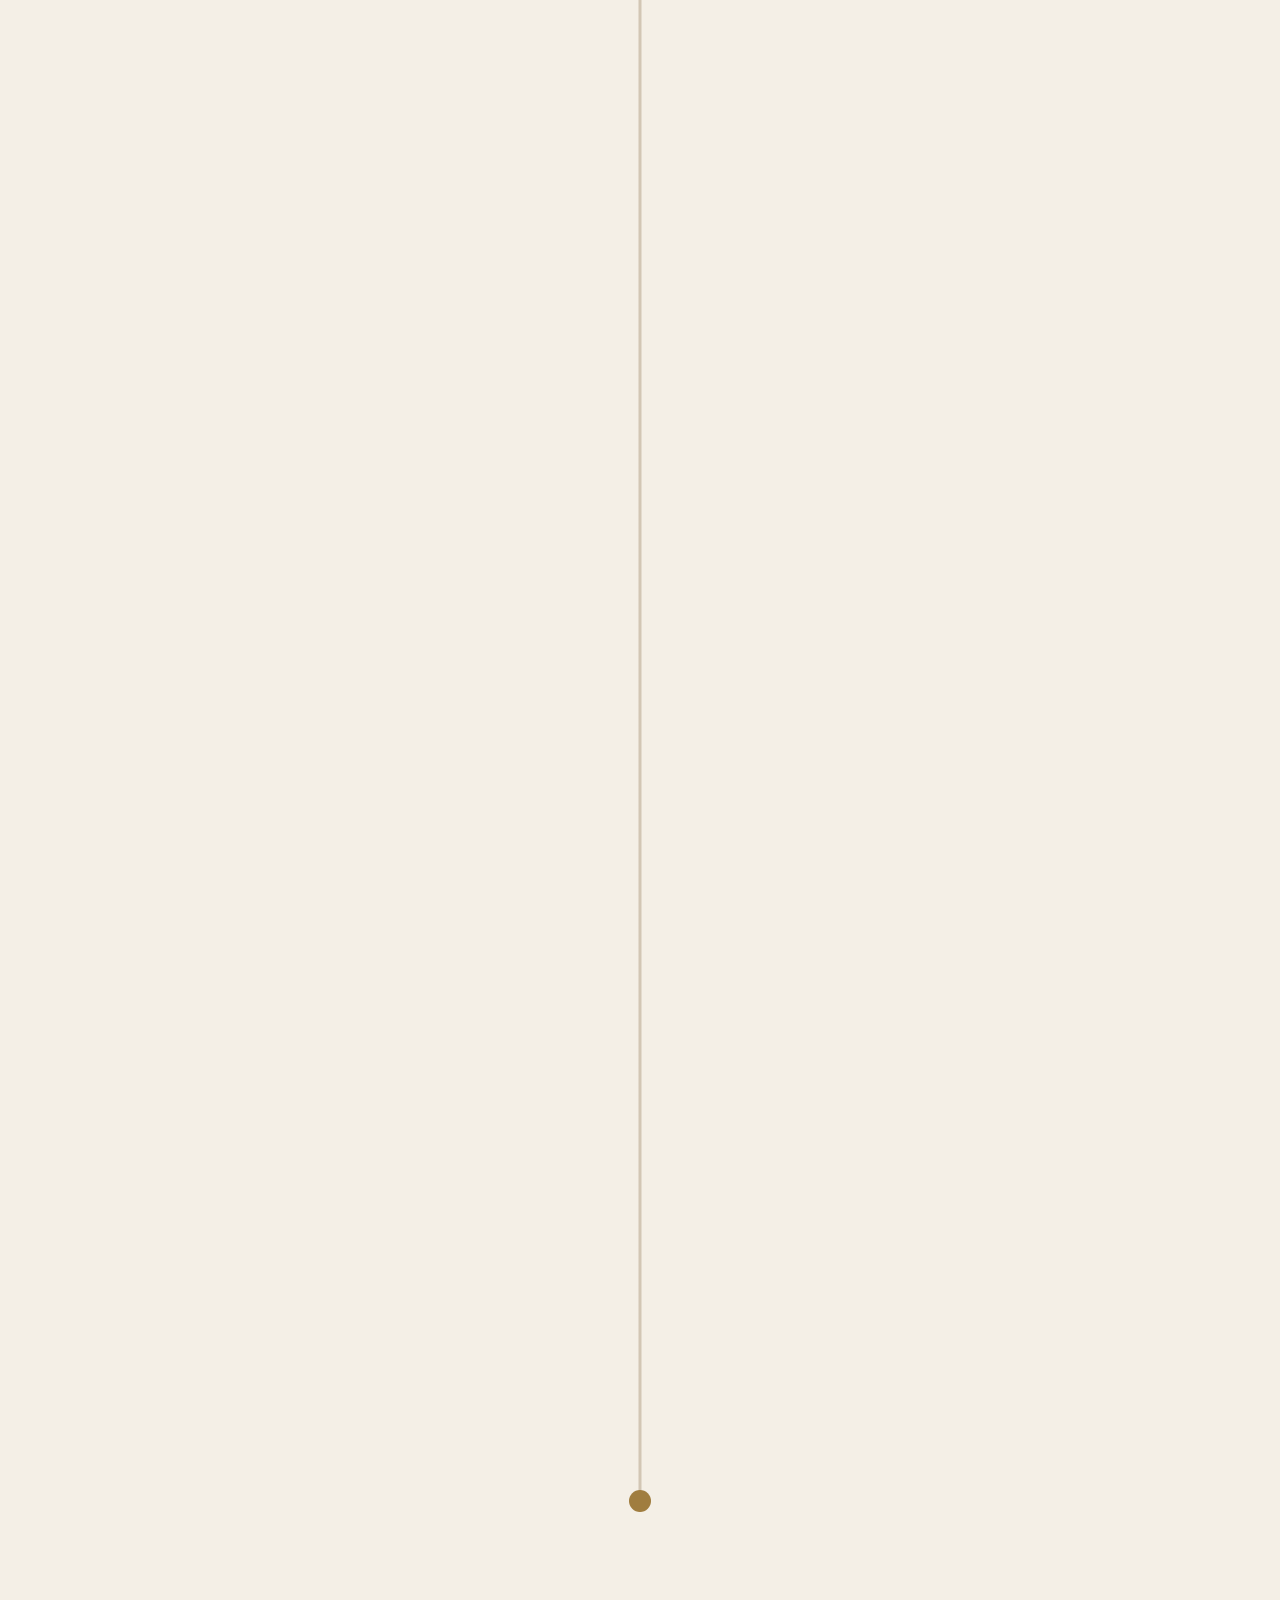
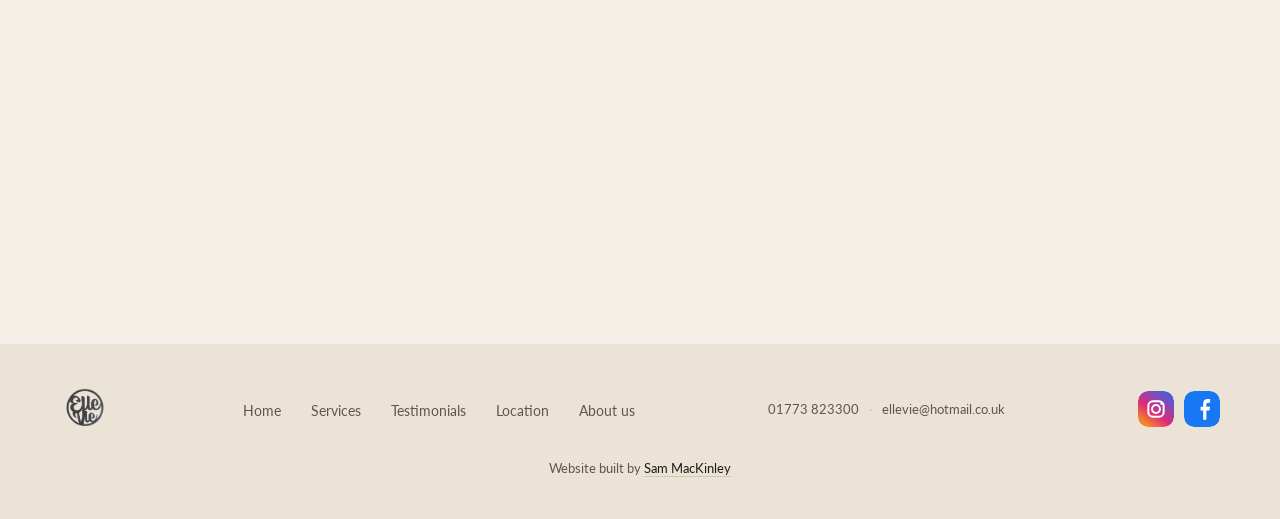
<file: about-us.html>
<!DOCTYPE html>
<html lang="en">

<head>
  <meta charset="UTF-8" />
  <meta name="viewport" content="width=device-width, initial-scale=1.0" />
  <title>About Us | Elle Vie Hair &amp; Beauty, Belper</title>
  <meta name="description" content="Learn about Elle Vie Hair &amp; Beauty, established in 2013 in Belper, Derbyshire. Meet Lyndi and Vicki, salon owners with over 10 years of expertise." />
  <meta name="keywords" content="Elle Vie about us, Belper salon, Lyndi, Vicki, hair stylists Belper, beauty therapists Derbyshire" />
  <meta name="author" content="Elle Vie Hair &amp; Beauty" />
  <meta name="robots" content="index, follow, max-image-preview:large, max-snippet:-1, max-video-preview:-1" />
  <meta name="theme-color" content="#ebe4d6" />
  <link rel="canonical" href="https://www.elleviebelper.co.uk/about-us.html" />
  <link rel="icon" type="image/png" href="https://www.elleviebelper.co.uk/images/home/logo.png" />
  <link rel="apple-touch-icon" href="https://www.elleviebelper.co.uk/images/home/logo.png" />
  <link rel="manifest" href="site.webmanifest" />
  <meta property="og:site_name" content="Elle Vie Hair &amp; Beauty" />
  <meta property="og:locale" content="en_GB" />
  <meta property="og:type" content="website" />
  <meta property="og:title" content="About Us | Elle Vie Hair &amp; Beauty, Belper" />
  <meta property="og:description" content="Meet Lyndi and Vicki — salon owners with over 10 years of expertise in Belper." />
  <meta property="og:url" content="https://www.elleviebelper.co.uk/about-us.html" />
  <meta property="og:image" content="https://www.elleviebelper.co.uk/images/about/about-us.jpeg" />
  <meta property="og:image:alt" content="Lyndi and Vicki at Elle Vie Hair &amp; Beauty" />
  <meta name="twitter:card" content="summary_large_image" />
  <meta name="twitter:title" content="About Us | Elle Vie Hair &amp; Beauty, Belper" />
  <meta name="twitter:description" content="Meet Lyndi and Vicki — salon owners with over 10 years of expertise in Belper." />
  <meta name="twitter:image" content="https://www.elleviebelper.co.uk/images/about/about-us.jpeg" />
  <link rel="preconnect" href="https://fonts.googleapis.com" />
  <link rel="preconnect" href="https://fonts.gstatic.com" crossorigin />
  <link href="https://fonts.googleapis.com/css2?family=Lato:ital,wght@0,400;0,600;0,700;1,400&family=Newsreader:opsz,wght@6..72,400;6..72,500;6..72,600&display=swap" rel="stylesheet" />
  <link rel="stylesheet" href="css/style.css" />
  <script type="application/ld+json">
  {
    "@context": "https://schema.org",
    "@graph": [
      {
        "@type": "AboutPage",
        "@id": "https://www.elleviebelper.co.uk/about-us.html#webpage",
        "url": "https://www.elleviebelper.co.uk/about-us.html",
        "name": "About Us | Elle Vie Hair & Beauty",
        "description": "The story of Elle Vie Hair & Beauty in Belper, founded in 2013 by Lyndi and Vicki.",
        "isPartOf": { "@id": "https://www.elleviebelper.co.uk/#website" },
        "about": { "@id": "https://www.elleviebelper.co.uk/#business" }
      },
      {
        "@type": "BreadcrumbList",
        "itemListElement": [
          { "@type": "ListItem", "position": 1, "name": "Home", "item": "https://www.elleviebelper.co.uk/" },
          { "@type": "ListItem", "position": 2, "name": "About Us", "item": "https://www.elleviebelper.co.uk/about-us.html" }
        ]
      }
    ]
  }
  </script>
</head>

<body>
  <a href="#main-content" class="skip-link">Skip to main content</a>
  <div class="wrapper">
    <header class="header">
      <div class="header__container">
        <a href="index.html" class="header__logo logo">
          <img src="images/home/logo.png" alt="Elle Vie home" />
        </a>
        <nav class="menu__body" id="site-nav" aria-label="Main">
          <ul class="menu__list">
            <li class="menu__item"><a href="about-us.html" class="menu__link active">About</a></li>
            <li class="menu__item"><a href="services.html" class="menu__link">Services</a></li>
            <li class="menu__item"><a href="find-us.html" class="menu__link">Find us</a></li>
          </ul>
        </nav>
        <div class="header__actions">
          <a href="tel:01773823300" class="header__call" aria-label="Call 01773 823300">
            <span class="header__call-num">01773 823300</span>
            <span class="header__call-short">Call</span>
          </a>
          <button type="button" class="header__book" data-open-reservation>Book</button>
          <button type="button" class="icon-menu" aria-label="Open menu" aria-expanded="false" aria-controls="site-nav"><span></span></button>
        </div>
      </div>
    </header>
    <main class="page" id="main-content">
      <section class="page__story story">
        <div class="story__container">
          <h1 class="story__title">Our Story</h1>
          <div class="story__subheading">
            Take a look at the timeline of our story which has lead us here today.
          </div>
        </div>
      </section>
      <section class="page__about about animate-on-scroll">
        <div class="about__container">
          <div class="about__image"><img src="images/about/about-us.jpeg" alt="img" /></div>
          <div class="about__content">
            <h3 class="about__subtitle">OUR STORY</h3>
            <h2 class="about__title">We are more than a beauty salon, we are a place where you can enjoy and relax</h2>
            <div class="about__text">
              <p>
                Elle Vie Hair & Beauty was launched in November 2013, situated in the heart of Belper and in the rolling hills of Derbyshire.
              </p>
              <p>
                Lyndi and Vicki have over 10+ years of experience as salon owners and beauticians. During this time they have been able to grown and learn a range of high quality services, something they have been offering to the community for over a decade.
              </p>
              <p>
                To read more about our story, take a look at our timeline below.
              </p>
            </div>
          </div>
        </div>
      </section>
      <section class="timeline animate-on-scroll">
        <h2 class="timeline__title">OUR TIMELINE</h2>
        <div class="timeline__container">
          <div class="timeline__item timeline__item--hidden">
            <div class="timeline__image">
              <img src="images/timeline/1.png" alt="Serenity Salon">
            </div>
            <div class="timeline__year">2013</div>
            <div class="timeline__content">
              <h3>1st August 2013</h3>
              <p>1st August was our first day in partnership at Serenity, 34 Bridge street Belper taking over from the former owner. Vicki had been working in the salon 3 years and Lyndi for 2 years.</p>
            </div>
          </div>

          <div class="timeline__item timeline__item--hidden">
            <div class="timeline__content">
              <h3>25th November 2013</h3>
              <p>We changed the name to Elle Vie, to symbolise our first initials and the meaning 'her life/she lives' in French as this business is now a huge part of our lives.</p>
            </div>
            <div class="timeline__year">2013</div>
            <div class="timeline__image">
              <img src="images/timeline/2.jpg" alt="Elle Vie Name Change">
            </div>
          </div>

          <div class="timeline__item timeline__item--hidden">
            <div class="timeline__image">
              <img src="images/timeline/3-5.png" alt="June 2015 Event">
            </div>
            <div class="timeline__year">2015</div>
            <div class="timeline__content">
              <h3>June 2015</h3>
              <p>Vicki had baby Sophie in June 2015. Congratulations!</p>
            </div>
          </div>

          <div class="timeline__item timeline__item--hidden">
            <div class="timeline__content">
              <h3>December 2019</h3>
              <p>Vicki had baby Kai in December 2019. Congratulations!</p>
            </div>
            <div class="timeline__year">2019</div>
            <div class="timeline__image">
              <img src="images/timeline/4.png" alt="December 2019 Event">
            </div>
          </div>

          <div class="timeline__item timeline__item--hidden">
            <div class="timeline__image">
              <img src="images/timeline/5.png" alt="Covid 2020">
            </div>
            <div class="timeline__year">2020</div>
            <div class="timeline__content">
              <h3>2020 - Covid</h3>
              <p>COVID hit which closed us until 4th July in the first lockdown. There was a tough period of closing and reopening during 2020 and 2021.</p>
            </div>
          </div>

          <div class="timeline__item timeline__item--hidden">
            <div class="timeline__content">
              <h3>October 2020</h3>
              <p>Lyndi had baby Nyomi in October 2020. Congratulations!</p>
            </div>
            <div class="timeline__year">2020</div>
            <div class="timeline__image">
              <img src="images/timeline/3-5.png" alt="October 2020 Event">
            </div>
          </div>

          <div class="timeline__item timeline__item--hidden">
            <div class="timeline__image">
              <img src="images/timeline/7.png" alt="10 Year Celebration">
            </div>
            <div class="timeline__year">2023</div>
            <div class="timeline__content">
              <h3>April 2023</h3>
              <p>April we moved into our Church Street salon with a warm and cosy atmosphere. We had a relaunch party for the new chapter in our journey.</p>
            </div>
          </div>

          <div class="timeline__item timeline__item--hidden">
            <div class="timeline__content">
              <h3>1st August 2023</h3>
              <p>1st August we celebrated our 10 year anniversary. It's been a fantastic 10 years meeting so many of you throughout. We can only hope for more of the same memories in the coming years!</p>
            </div>
            <div class="timeline__year">2023</div>
            <div class="timeline__image">
              <img src="images/timeline/6.png" alt="10 Year Anniversary">
            </div>
          </div>

          <div class="timeline__item timeline__item--hidden">
            <div class="timeline__image">
              <img src="images/timeline/3-5.png" alt="November 2025 Event">
            </div>
            <div class="timeline__year">2025</div>
            <div class="timeline__content">
              <h3>November 2025</h3>
              <p>Lyndi had baby Cassie in November 2025. Congratulations!</p>
            </div>
          </div>
          <div class="timeline__end" aria-hidden="true"></div>
        </div>
      </section>
    </main>
    <footer class="footer">
      <div class="footer__container">
        <div class="footer__logo">
          <img src="images/home/logo.png" alt="Elle Vie" />
        </div>
        <nav class="footer__nav">
          <ul class="footer__menu">
            <li><a href="index.html">Home</a></li>
            <li><a href="services.html">Services</a></li>
            <li><a href="index.html#testimonials">Testimonials</a></li>
            <li><a href="https://www.google.com/maps/place/Elle+Vie+Hair+%26+Beauty/@53.0240433,-1.4788394,15z/data=!4m2!3m1!1s0x0:0xa0e044187cab722d?sa=X&ved=2ahUKEwjLvsyBmYyDAxWkQkEAHSjqBVkQ_BJ6BAgUEAA" target="_blank" rel="noopener noreferrer">Location</a></li>
            <li><a href="about-us.html">About us</a></li>
          </ul>
        </nav>
        <div class="footer__contact">
          <a href="tel:01773823300">01773 823300</a>
          <span class="footer__contact-sep" aria-hidden="true">·</span>
          <a href="mailto:ellevie@hotmail.co.uk">ellevie@hotmail.co.uk</a>
        </div>
        <div class="footer__social">
          <a href="https://www.instagram.com/elleviebelper/" target="_blank" rel="noopener noreferrer" class="footer__social-link" aria-label="Instagram">
            <svg viewBox="0 0 40 40" aria-hidden="true">
              <defs>
                <linearGradient id="footer-ig" x1="8" y1="36" x2="32" y2="4" gradientUnits="userSpaceOnUse">
                  <stop stop-color="#F58529"/>
                  <stop offset="0.4" stop-color="#DD2A7B"/>
                  <stop offset="1" stop-color="#515BD4"/>
                </linearGradient>
              </defs>
              <rect width="40" height="40" rx="11" fill="url(#footer-ig)"/>
              <rect x="11.5" y="11.5" width="17" height="17" rx="5" fill="none" stroke="#fff" stroke-width="2.2"/>
              <circle cx="20" cy="20" r="4.4" fill="none" stroke="#fff" stroke-width="2.2"/>
              <circle cx="26.1" cy="13.9" r="1.35" fill="#fff"/>
            </svg>
          </a>
          <a href="https://www.facebook.com/elleviebelper" target="_blank" rel="noopener noreferrer" class="footer__social-link" aria-label="Facebook">
            <svg viewBox="0 0 40 40" aria-hidden="true">
              <rect width="40" height="40" rx="11" fill="#1877F2"/>
              <path fill="#fff" d="M24.85 32V21.55h3.5l.52-4.04h-4.02v-2.58c0-1.17.32-1.97 2-1.97H29V9.17c-.34-.05-1.52-.15-2.89-.15-2.86 0-4.82 1.75-4.82 4.96v3.53H18.4v4.04h2.89V32h3.56z"/>
            </svg>
          </a>
        </div>
        <p class="footer__credit">Website built by <a href="https://sammackinley.com" target="_blank" rel="noopener noreferrer">Sam MacKinley</a></p>
      </div>
    </footer>
  </div>
  <div class="modal" id="reservationModal">
    <div class="modal__content">
      <button class="modal__close" aria-label="Close booking options">&times;</button>
      <div class="modal__header">
        <h2>Book via phone or messenger</h2>
      </div>
      <div class="modal__body">
        <h3>Click an option below:</h3>
        <div class="modal__options">
          <a href="tel:01773823300" class="modal__option">
            <div class="modal__icon">
              <img src="images/contact/phone.svg" alt="Phone">
            </div>
            <span>Phone</span>
          </a>
          <a href="https://www.messenger.com/t/545408738829020" target="_blank" rel="noopener noreferrer" class="modal__option">
            <div class="modal__icon">
              <img src="images/contact/messenger.png" alt="Messenger">
            </div>
            <span>Messenger</span>
          </a>
        </div>
      </div>
    </div>
  </div>
  <script src="js/nav.js"></script>
  <script>
    window.onload = function() {
      const prefersReducedMotion = window.matchMedia('(prefers-reduced-motion: reduce)').matches;
      const timelineItems = document.querySelectorAll('.timeline__item');
      const observer = new window.IntersectionObserver((entries, observer) => {
        entries.forEach(entry => {
          if (entry.isIntersecting) {
            entry.target.classList.add('timeline__item--visible');
            entry.target.classList.remove('timeline__item--hidden');
            observer.unobserve(entry.target);
          }
        });
      }, {
        threshold: 0.15,
        rootMargin: '0px 0px 20% 0px'
      });
      timelineItems.forEach(item => {
        observer.observe(item);
      });

      const timelineContainer = document.querySelector('.timeline__container');
      const timeline = document.querySelector('.timeline');
      let lineTick = false;
      let settling = false;

      function headerOffset() {
        return parseFloat(getComputedStyle(document.documentElement).getPropertyValue('--header-height')) || 80;
      }

      function viewCenterY() {
        return headerOffset() + (window.innerHeight - headerOffset()) / 2;
      }

      function atOrPastEndBall() {
        const end = timeline && timeline.querySelector('.timeline__end');
        if (!end) return false;
        const endMid = end.getBoundingClientRect().top + end.offsetHeight / 2;
        return endMid <= viewCenterY() + 36;
      }

      function updateSnapMode() {
        if (!timeline) return false;
        const pastEnd = document.documentElement.classList.contains('timeline-snap-off')
          ? atOrPastEndBall()
          : false;
        if (!pastEnd && !atOrPastEndBall()) {
          document.documentElement.classList.remove('timeline-snap-off');
        }
        return document.documentElement.classList.contains('timeline-snap-off');
      }

      function releaseSnapIfLeaving() {
        if (atOrPastEndBall()) {
          document.documentElement.classList.add('timeline-snap-off');
        }
      }

      window.addEventListener('wheel', function(event) {
        if (event.deltaY > 0) releaseSnapIfLeaving();
        else if (event.deltaY < 0 && !atOrPastEndBall()) {
          document.documentElement.classList.remove('timeline-snap-off');
        }
      }, { passive: true });

      var touchStartY = null;
      window.addEventListener('touchstart', function(event) {
        touchStartY = event.touches[0].clientY;
      }, { passive: true });
      window.addEventListener('touchmove', function(event) {
        if (touchStartY == null) return;
        var dy = touchStartY - event.touches[0].clientY;
        if (dy > 6) releaseSnapIfLeaving();
        else if (dy < -6 && !atOrPastEndBall()) {
          document.documentElement.classList.remove('timeline-snap-off');
        }
      }, { passive: true });

      window.addEventListener('keydown', function(event) {
        if (event.key === 'ArrowDown' || event.key === 'PageDown' || event.key === ' ') {
          releaseSnapIfLeaving();
        }
      });

      function updateTimelineLine() {
        if (!timelineContainer || !timeline) return;

        const containerRect = timelineContainer.getBoundingClientRect();
        const viewMid = viewCenterY();
        let progress = 0;

        if (containerRect.bottom <= 0) {
          progress = 1;
        } else if (containerRect.top < window.innerHeight && containerRect.height > 0) {
          progress = (viewMid - containerRect.top) / containerRect.height;
        }

        timelineContainer.style.setProperty('--line-progress', (Math.max(0, Math.min(1, progress)) * 100) + '%');
      }

      function onScrollFrame() {
        updateSnapMode();
        updateTimelineLine();
        lineTick = false;
      }

      window.addEventListener('scroll', function() {
        if (!lineTick) {
          lineTick = true;
          window.requestAnimationFrame(onScrollFrame);
        }
      }, { passive: true });
      window.addEventListener('resize', function() {
        updateSnapMode();
        updateTimelineLine();
      });
      updateSnapMode();
      updateTimelineLine();

      function settleToEvent() {
        if (settling || prefersReducedMotion || !timeline) return;
        if (window.matchMedia('(pointer: coarse)').matches) return;
        if (document.documentElement.classList.contains('timeline-snap-off')) return;

        const stops = timeline.querySelectorAll('.timeline__year, .timeline__end');
        if (stops.length === 0) return;

        const timelineRect = timeline.getBoundingClientRect();
        if (timelineRect.bottom < 120 || timelineRect.top > window.innerHeight - 120) return;

        const viewCenter = viewCenterY();
        let nearest = null;
        let nearestDist = Infinity;

        stops.forEach(function(stop) {
          const rect = stop.getBoundingClientRect();
          const dist = Math.abs((rect.top + rect.height / 2) - viewCenter);
          if (dist < nearestDist) {
            nearestDist = dist;
            nearest = stop;
          }
        });

        if (!nearest || nearestDist < 12 || nearestDist > window.innerHeight * 0.38) return;
        settling = true;
        const stopCenter = nearest.getBoundingClientRect().top + window.scrollY + nearest.offsetHeight / 2;
        window.scrollTo({ top: Math.max(0, stopCenter - viewCenter), behavior: 'smooth' });
        window.setTimeout(function() {
          settling = false;
        }, 420);
      }

      if ('onscrollend' in window) {
        window.addEventListener('scrollend', settleToEvent, { passive: true });
      } else {
        var settleTimer;
        window.addEventListener('scroll', function() {
          window.clearTimeout(settleTimer);
          settleTimer = window.setTimeout(settleToEvent, 90);
        }, { passive: true });
      }
      
      // Scroll to top button
      var scrollBtn = document.getElementById('scrollToTop');
      if (scrollBtn) {
        window.addEventListener('scroll', function() {
          if (window.scrollY > 300) {
            scrollBtn.classList.add('visible');
          } else {
            scrollBtn.classList.remove('visible');
          }
        });
        
        scrollBtn.addEventListener('click', function() {
          window.scrollTo({ top: 0, behavior: 'smooth' });
        });
      }
      
      // Scroll-triggered animations
      var animateElements = document.querySelectorAll('.animate-on-scroll');
      if (animateElements.length > 0 && 'IntersectionObserver' in window) {
        var animationObserver = new IntersectionObserver(function(entries) {
          entries.forEach(function(entry) {
            if (entry.isIntersecting) {
              entry.target.classList.add('visible');
              animationObserver.unobserve(entry.target);
            }
          });
        }, { threshold: 0.1, rootMargin: '0px 0px -50px 0px' });
        
        animateElements.forEach(function(el) {
          animationObserver.observe(el);
        });
      }
      
      // Header scroll effect
      var header = document.querySelector('.header');
      if (header) {
        window.addEventListener('scroll', function() {
          if (window.scrollY > 50) {
            header.classList.add('scrolled');
          } else {
            header.classList.remove('scrolled');
          }
        });
      }
    };
  </script>
  
  <!-- Scroll to Top Button -->
  <button id="scrollToTop" class="scroll-to-top" aria-label="Scroll to top">
    <svg viewBox="0 0 24 24" fill="none" stroke="currentColor" stroke-width="2" stroke-linecap="round" stroke-linejoin="round">
      <polyline points="18 15 12 9 6 15"></polyline>
    </svg>
  </button>
</body>

</html>
</file>
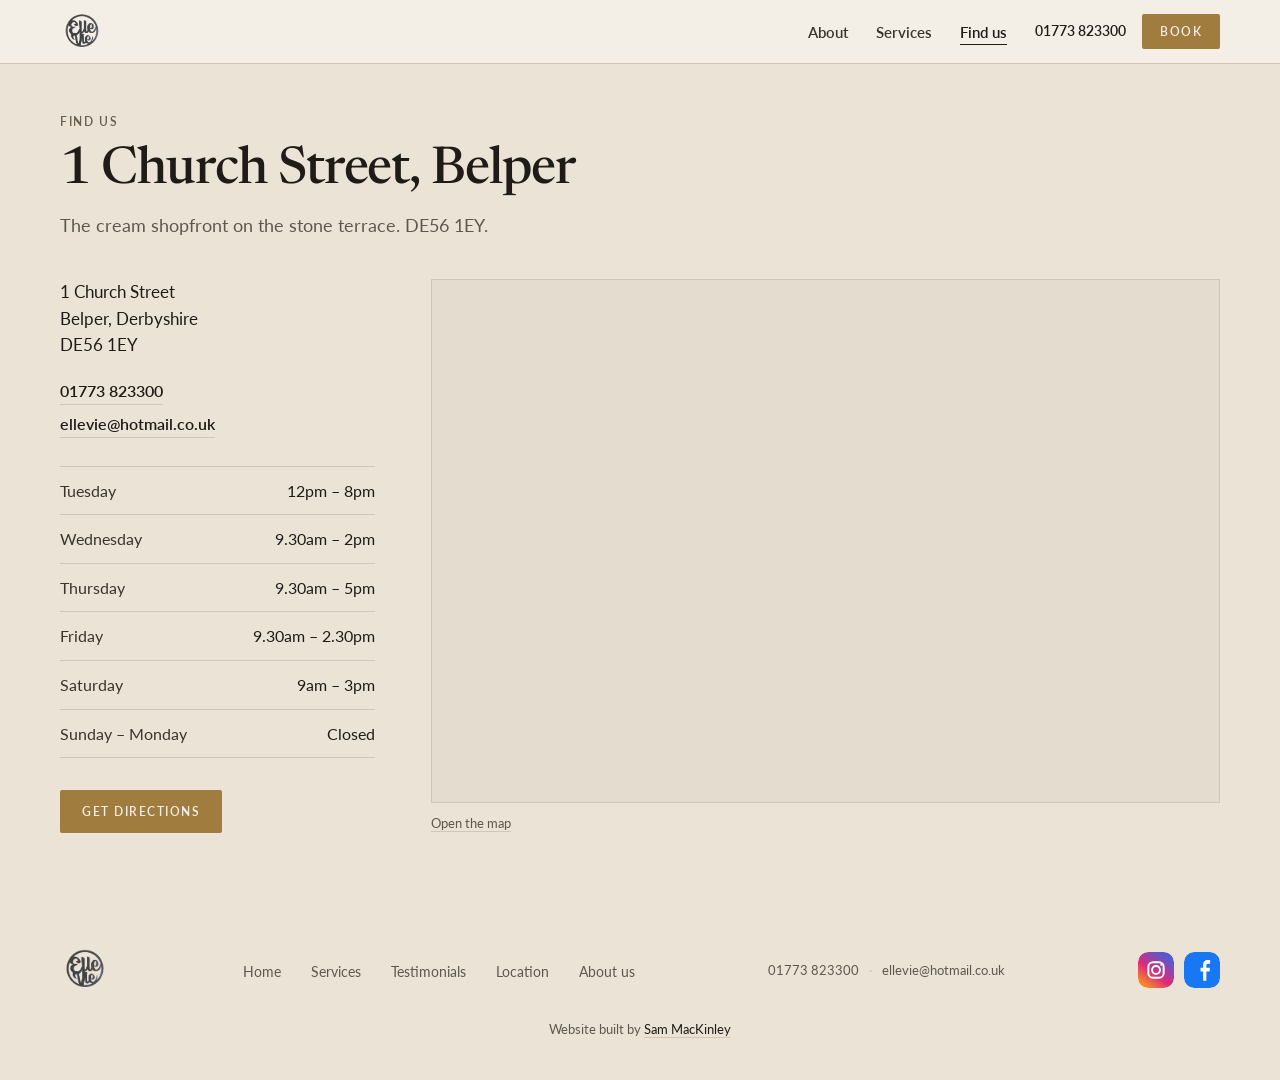
<file: find-us.html>
<!DOCTYPE html>
<html lang="en">

<head>
  <meta charset="UTF-8" />
  <meta name="viewport" content="width=device-width, initial-scale=1.0" />
  <title>Find Us | Elle Vie Hair &amp; Beauty, 1 Church Street Belper</title>
  <meta name="description" content="Find Elle Vie Hair &amp; Beauty at 1 Church Street, Belper, Derbyshire DE56 1EY. Call 01773 823 300. Opening hours and directions." />
  <meta name="keywords" content="Elle Vie location, Belper salon, Church Street Belper, opening hours, directions, 01773 823 300" />
  <meta name="author" content="Elle Vie Hair &amp; Beauty" />
  <meta name="robots" content="index, follow, max-image-preview:large, max-snippet:-1, max-video-preview:-1" />
  <meta name="theme-color" content="#ebe4d6" />
  <meta name="geo.region" content="GB-DBY" />
  <meta name="geo.placename" content="Belper" />
  <meta name="geo.position" content="53.0240433;-1.4788394" />
  <meta name="ICBM" content="53.0240433, -1.4788394" />
  <link rel="canonical" href="https://www.elleviebelper.co.uk/find-us.html" />
  <link rel="icon" type="image/png" href="https://www.elleviebelper.co.uk/images/home/logo.png" />
  <link rel="apple-touch-icon" href="https://www.elleviebelper.co.uk/images/home/logo.png" />
  <link rel="manifest" href="site.webmanifest" />
  <meta property="og:site_name" content="Elle Vie Hair &amp; Beauty" />
  <meta property="og:locale" content="en_GB" />
  <meta property="og:type" content="website" />
  <meta property="og:title" content="Find Us | Elle Vie Hair &amp; Beauty, 1 Church Street Belper" />
  <meta property="og:description" content="Visit us at 1 Church Street, Belper. Call 01773 823 300 to book your appointment." />
  <meta property="og:url" content="https://www.elleviebelper.co.uk/find-us.html" />
  <meta property="og:image" content="https://www.elleviebelper.co.uk/images/home/elle_vie_shop_window.png" />
  <meta property="og:image:alt" content="Elle Vie Hair &amp; Beauty salon storefront in Belper" />
  <meta name="twitter:card" content="summary_large_image" />
  <meta name="twitter:title" content="Find Us | Elle Vie Hair &amp; Beauty, 1 Church Street Belper" />
  <meta name="twitter:description" content="Visit us at 1 Church Street, Belper. Call 01773 823 300 to book your appointment." />
  <meta name="twitter:image" content="https://www.elleviebelper.co.uk/images/home/elle_vie_shop_window.png" />
  <link rel="preconnect" href="https://fonts.googleapis.com" />
  <link rel="preconnect" href="https://fonts.gstatic.com" crossorigin />
  <link href="https://fonts.googleapis.com/css2?family=Lato:ital,wght@0,400;0,600;0,700;1,400&family=Newsreader:opsz,wght@6..72,400;6..72,500;6..72,600&display=swap" rel="stylesheet" />
  <link rel="stylesheet" href="css/style.css" />
  <script type="application/ld+json">
  {
    "@context": "https://schema.org",
    "@graph": [
      {
        "@type": "ContactPage",
        "@id": "https://www.elleviebelper.co.uk/find-us.html#webpage",
        "url": "https://www.elleviebelper.co.uk/find-us.html",
        "name": "Find Us | Elle Vie Hair & Beauty",
        "description": "Visit Elle Vie Hair & Beauty at 1 Church Street, Belper, Derbyshire DE56 1EY.",
        "isPartOf": { "@id": "https://www.elleviebelper.co.uk/#website" },
        "about": { "@id": "https://www.elleviebelper.co.uk/#business" }
      },
      {
        "@type": "BreadcrumbList",
        "itemListElement": [
          { "@type": "ListItem", "position": 1, "name": "Home", "item": "https://www.elleviebelper.co.uk/" },
          { "@type": "ListItem", "position": 2, "name": "Find Us", "item": "https://www.elleviebelper.co.uk/find-us.html" }
        ]
      }
    ]
  }
  </script>
</head>

<body>
  <a href="#main-content" class="skip-link">Skip to main content</a>
  <div class="wrapper">
    <header class="header">
      <div class="header__container">
        <a href="index.html" class="header__logo logo">
          <img src="images/home/logo.png" alt="Elle Vie home" />
        </a>
        <nav class="menu__body" id="site-nav" aria-label="Main">
          <ul class="menu__list">
            <li class="menu__item"><a href="about-us.html" class="menu__link">About</a></li>
            <li class="menu__item"><a href="services.html" class="menu__link">Services</a></li>
            <li class="menu__item"><a href="find-us.html" class="menu__link active">Find us</a></li>
          </ul>
        </nav>
        <div class="header__actions">
          <a href="tel:01773823300" class="header__call" aria-label="Call 01773 823300">
            <span class="header__call-num">01773 823300</span>
            <span class="header__call-short">Call</span>
          </a>
          <button type="button" class="header__book" data-open-reservation>Book</button>
          <button type="button" class="icon-menu" aria-label="Open menu" aria-expanded="false" aria-controls="site-nav"><span></span></button>
        </div>
      </div>
    </header>
    <main class="page" id="main-content">
      <article class="find">
        <div class="find__container">
          <header class="find__intro">
            <p class="find__label">Find us</p>
            <h1 class="find__title">1 Church Street, Belper</h1>
            <p class="find__lede">The cream shopfront on the stone terrace. DE56 1EY.</p>
          </header>

          <div class="find__layout">
            <div class="find__details">
              <address class="find__address">
                1 Church Street<br>
                Belper, Derbyshire<br>
                DE56 1EY
              </address>
              <p class="find__links">
                <a href="tel:01773823300">01773 823300</a>
                <a href="mailto:ellevie@hotmail.co.uk">ellevie@hotmail.co.uk</a>
              </p>
              <dl class="find__hours">
                <div>
                  <dt>Tuesday</dt>
                  <dd>12pm – 8pm</dd>
                </div>
                <div>
                  <dt>Wednesday</dt>
                  <dd>9.30am – 2pm</dd>
                </div>
                <div>
                  <dt>Thursday</dt>
                  <dd>9.30am – 5pm</dd>
                </div>
                <div>
                  <dt>Friday</dt>
                  <dd>9.30am – 2.30pm</dd>
                </div>
                <div>
                  <dt>Saturday</dt>
                  <dd>9am – 3pm</dd>
                </div>
                <div>
                  <dt>Sunday – Monday</dt>
                  <dd>Closed</dd>
                </div>
              </dl>
              <a class="find__directions" href="https://www.google.com/maps/dir/?api=1&destination=1+Church+Street,+Belper,+DE56+1EY" target="_blank" rel="noopener noreferrer">Get directions</a>
            </div>

            <figure class="find__map">
              <iframe
                title="Map of Elle Vie Hair &amp; Beauty on Church Street, Belper"
                src="https://www.openstreetmap.org/export/embed.html?bbox=-1.4828%2C53.0219%2C-1.4748%2C53.0262&amp;layer=mapnik&amp;marker=53.0240433%2C-1.4788394"
                loading="lazy"
                referrerpolicy="no-referrer-when-downgrade">
              </iframe>
              <figcaption class="find__map-caption">
                <a href="https://www.google.com/maps/place/Elle+Vie+Hair+%26+Beauty/@53.0240433,-1.4788394,15z/data=!4m2!3m1!1s0x0:0xa0e044187cab722d?sa=X&ved=2ahUKEwjLvsyBmYyDAxWkQkEAHSjqBVkQ_BJ6BAgUEAA" target="_blank" rel="noopener noreferrer">Open the map</a>
              </figcaption>
            </figure>
          </div>
        </div>
      </article>
    </main>
    <footer class="footer">
      <div class="footer__container">
        <div class="footer__logo">
          <img src="images/home/logo.png" alt="Elle Vie" />
        </div>
        <nav class="footer__nav">
          <ul class="footer__menu">
            <li><a href="index.html">Home</a></li>
            <li><a href="services.html">Services</a></li>
            <li><a href="index.html#testimonials">Testimonials</a></li>
            <li><a href="https://www.google.com/maps/place/Elle+Vie+Hair+%26+Beauty/@53.0240433,-1.4788394,15z/data=!4m2!3m1!1s0x0:0xa0e044187cab722d?sa=X&ved=2ahUKEwjLvsyBmYyDAxWkQkEAHSjqBVkQ_BJ6BAgUEAA" target="_blank" rel="noopener noreferrer">Location</a></li>
            <li><a href="about-us.html">About us</a></li>
          </ul>
        </nav>
        <div class="footer__contact">
          <a href="tel:01773823300">01773 823300</a>
          <span class="footer__contact-sep" aria-hidden="true">·</span>
          <a href="mailto:ellevie@hotmail.co.uk">ellevie@hotmail.co.uk</a>
        </div>
        <div class="footer__social">
          <a href="https://www.instagram.com/elleviebelper/" target="_blank" rel="noopener noreferrer" class="footer__social-link" aria-label="Instagram">
            <svg viewBox="0 0 40 40" aria-hidden="true">
              <defs>
                <linearGradient id="footer-ig" x1="8" y1="36" x2="32" y2="4" gradientUnits="userSpaceOnUse">
                  <stop stop-color="#F58529"/>
                  <stop offset="0.4" stop-color="#DD2A7B"/>
                  <stop offset="1" stop-color="#515BD4"/>
                </linearGradient>
              </defs>
              <rect width="40" height="40" rx="11" fill="url(#footer-ig)"/>
              <rect x="11.5" y="11.5" width="17" height="17" rx="5" fill="none" stroke="#fff" stroke-width="2.2"/>
              <circle cx="20" cy="20" r="4.4" fill="none" stroke="#fff" stroke-width="2.2"/>
              <circle cx="26.1" cy="13.9" r="1.35" fill="#fff"/>
            </svg>
          </a>
          <a href="https://www.facebook.com/elleviebelper" target="_blank" rel="noopener noreferrer" class="footer__social-link" aria-label="Facebook">
            <svg viewBox="0 0 40 40" aria-hidden="true">
              <rect width="40" height="40" rx="11" fill="#1877F2"/>
              <path fill="#fff" d="M24.85 32V21.55h3.5l.52-4.04h-4.02v-2.58c0-1.17.32-1.97 2-1.97H29V9.17c-.34-.05-1.52-.15-2.89-.15-2.86 0-4.82 1.75-4.82 4.96v3.53H18.4v4.04h2.89V32h3.56z"/>
            </svg>
          </a>
        </div>
        <p class="footer__credit">Website built by <a href="https://sammackinley.com" target="_blank" rel="noopener noreferrer">Sam MacKinley</a></p>
      </div>
    </footer>
  </div>
  <div class="modal" id="reservationModal">
    <div class="modal__content">
      <button class="modal__close" aria-label="Close booking options">&times;</button>
      <div class="modal__header">
        <h2>Book via phone or messenger</h2>
      </div>
      <div class="modal__body">
        <h3>Click an option below:</h3>
        <div class="modal__options">
          <a href="tel:01773823300" class="modal__option">
            <div class="modal__icon">
              <img src="images/contact/phone.svg" alt="Phone">
            </div>
            <span>Phone</span>
          </a>
          <a href="https://www.messenger.com/t/545408738829020" target="_blank" rel="noopener noreferrer" class="modal__option">
            <div class="modal__icon">
              <img src="images/contact/messenger.png" alt="Messenger">
            </div>
            <span>Messenger</span>
          </a>
        </div>
      </div>
    </div>
  </div>
  <script src="js/nav.js"></script>
  <script>
    window.onload = function() {
      // Scroll to top button
      var scrollBtn = document.getElementById('scrollToTop');
      if (scrollBtn) {
        window.addEventListener('scroll', function() {
          if (window.scrollY > 300) {
            scrollBtn.classList.add('visible');
          } else {
            scrollBtn.classList.remove('visible');
          }
        });
        
        scrollBtn.addEventListener('click', function() {
          window.scrollTo({ top: 0, behavior: 'smooth' });
        });
      }
      
      // Scroll-triggered animations
      var animateElements = document.querySelectorAll('.animate-on-scroll');
      if (animateElements.length > 0 && 'IntersectionObserver' in window) {
        var animationObserver = new IntersectionObserver(function(entries) {
          entries.forEach(function(entry) {
            if (entry.isIntersecting) {
              entry.target.classList.add('visible');
              animationObserver.unobserve(entry.target);
            }
          });
        }, { threshold: 0.1, rootMargin: '0px 0px -50px 0px' });
        
        animateElements.forEach(function(el) {
          animationObserver.observe(el);
        });
      }
      
      // Header scroll effect
      var header = document.querySelector('.header');
      if (header) {
        window.addEventListener('scroll', function() {
          if (window.scrollY > 50) {
            header.classList.add('scrolled');
          } else {
            header.classList.remove('scrolled');
          }
        });
      }
    };
  </script>
  
  <!-- Scroll to Top Button -->
  <button id="scrollToTop" class="scroll-to-top" aria-label="Scroll to top">
    <svg viewBox="0 0 24 24" fill="none" stroke="currentColor" stroke-width="2" stroke-linecap="round" stroke-linejoin="round">
      <polyline points="18 15 12 9 6 15"></polyline>
    </svg>
  </button>
</body>

</html>
</file>
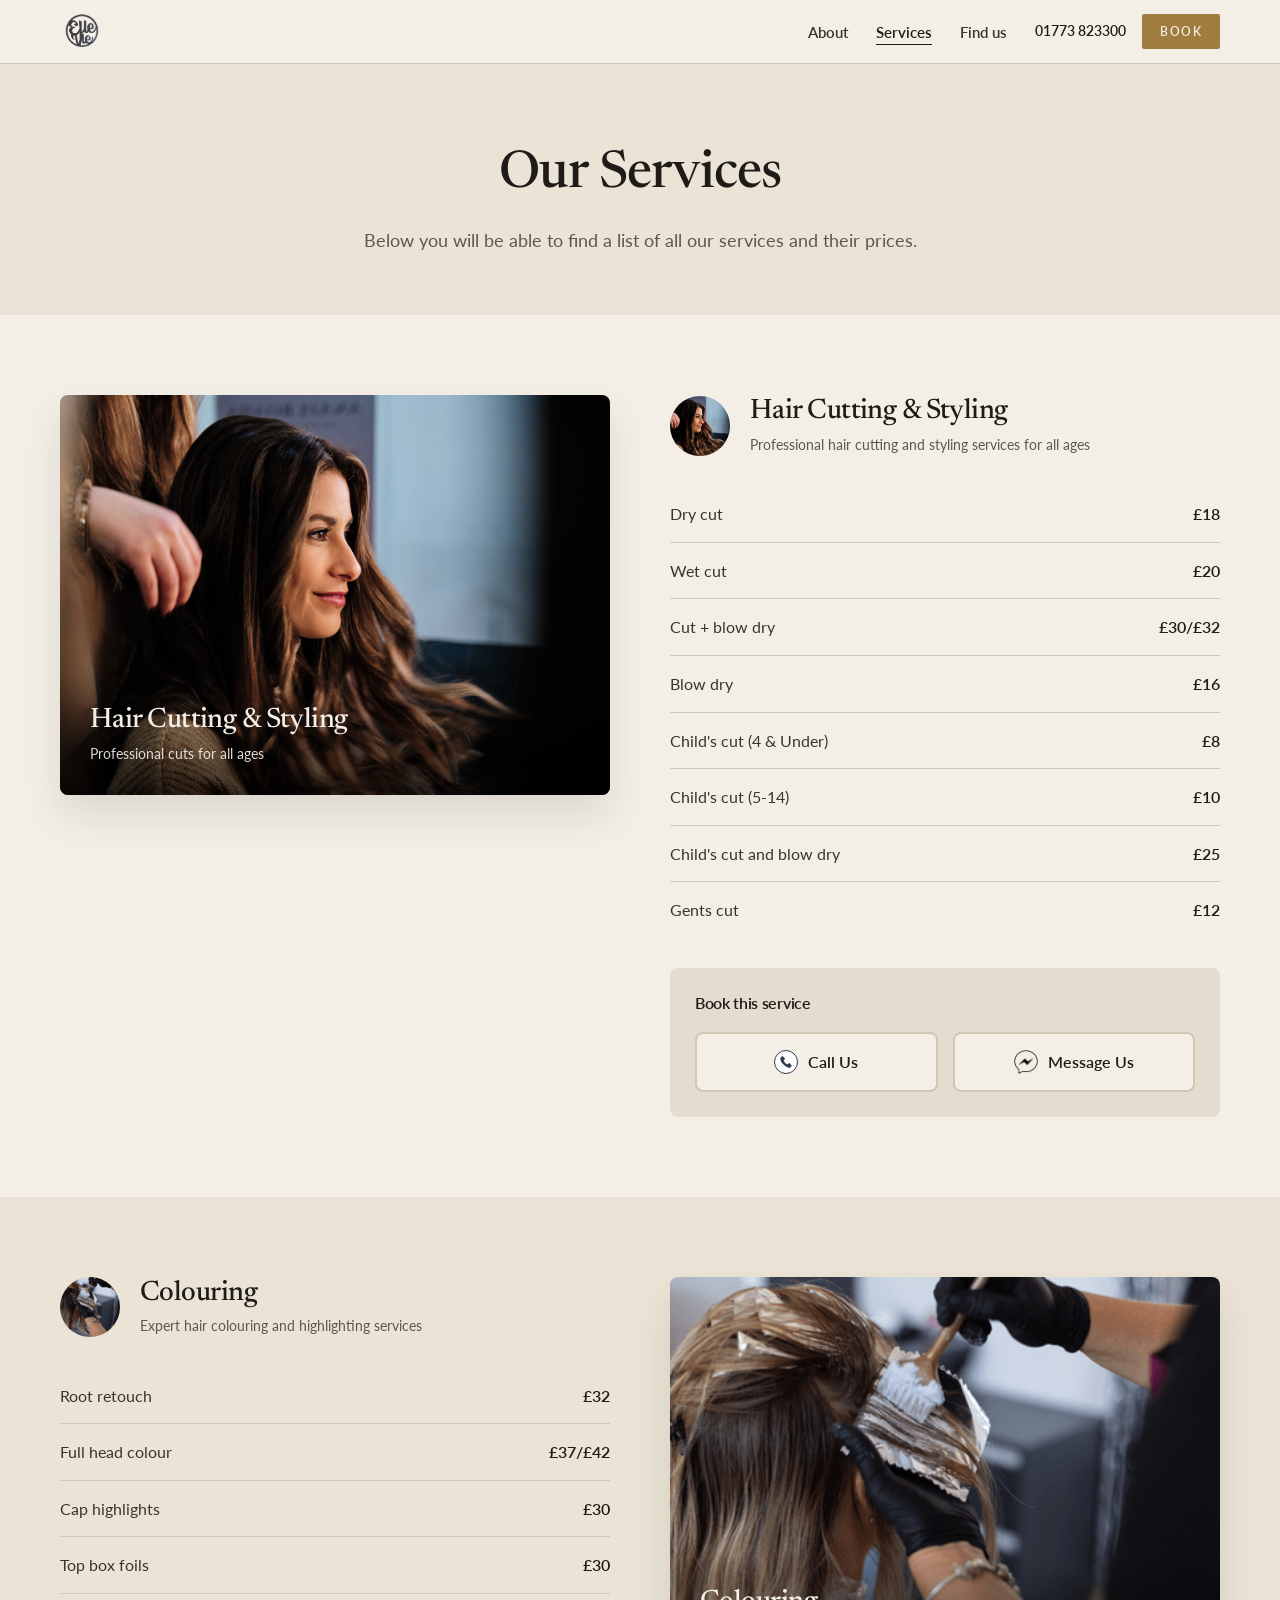
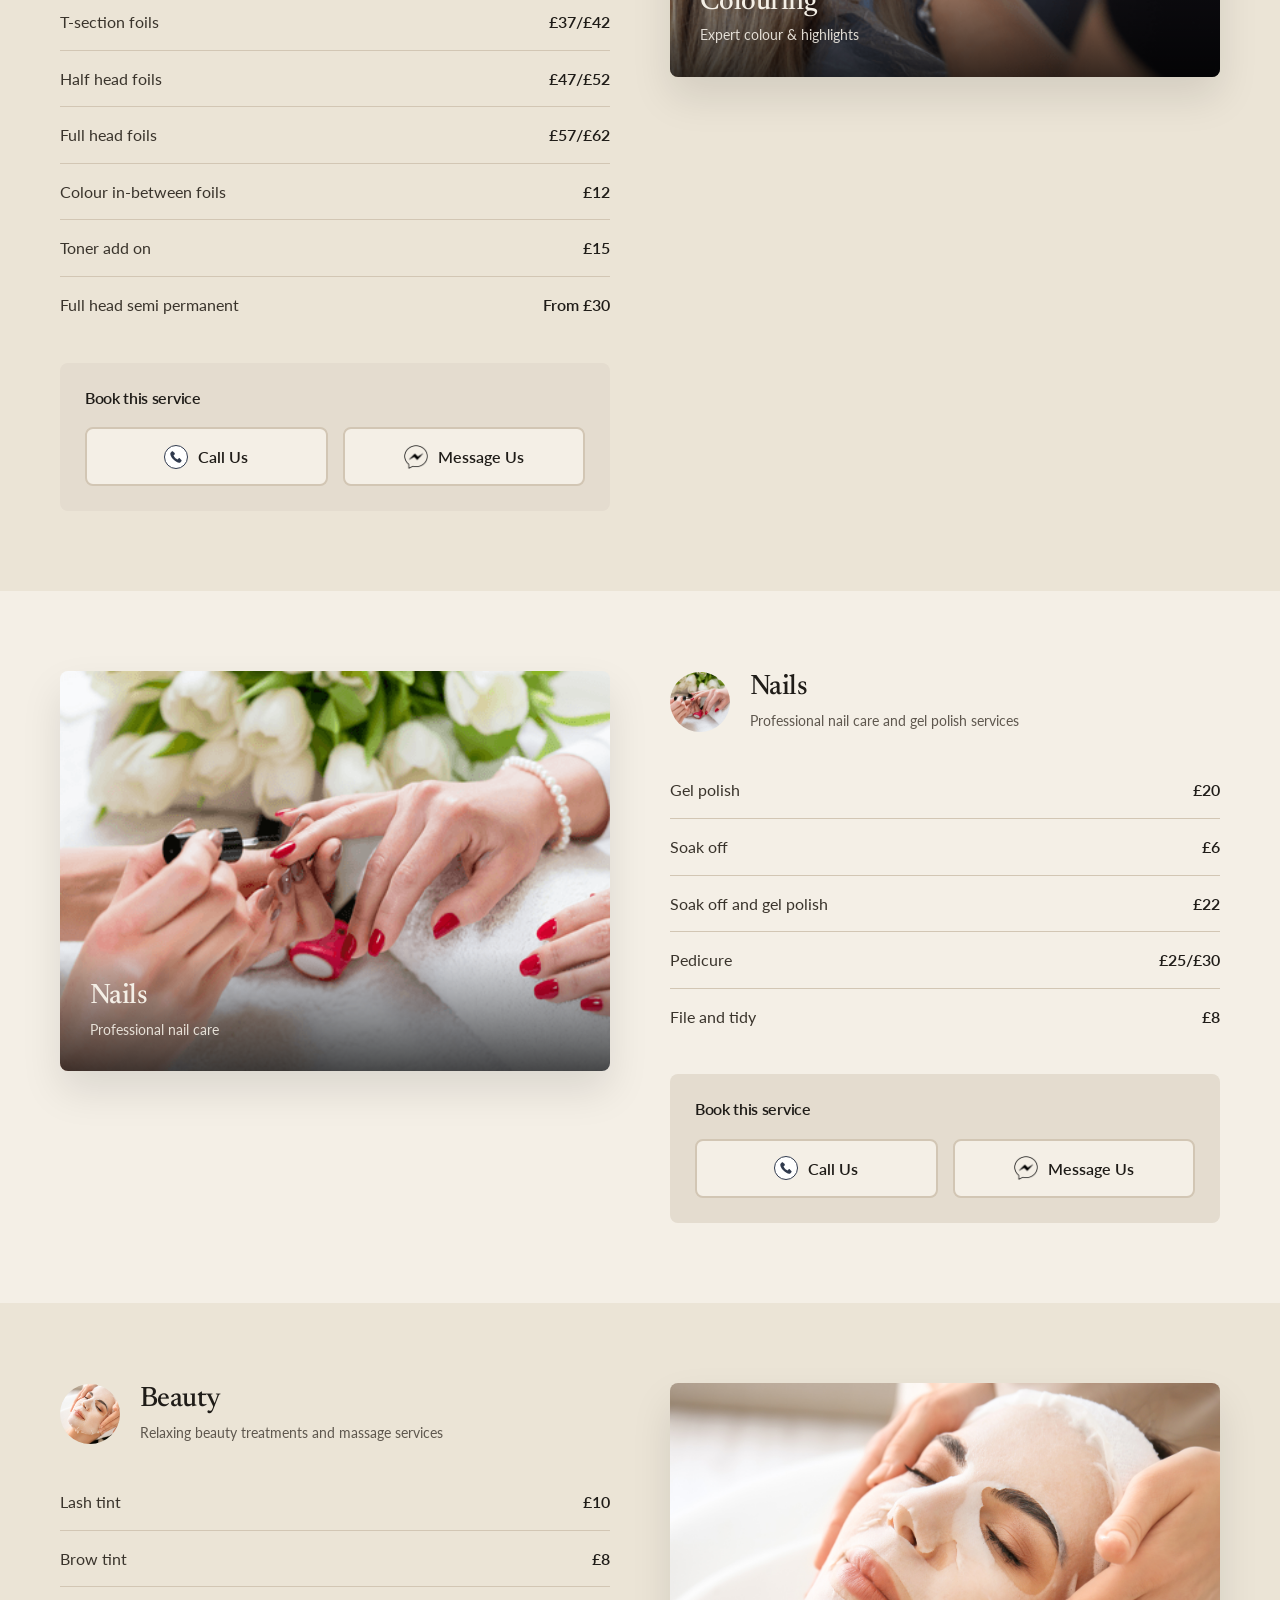
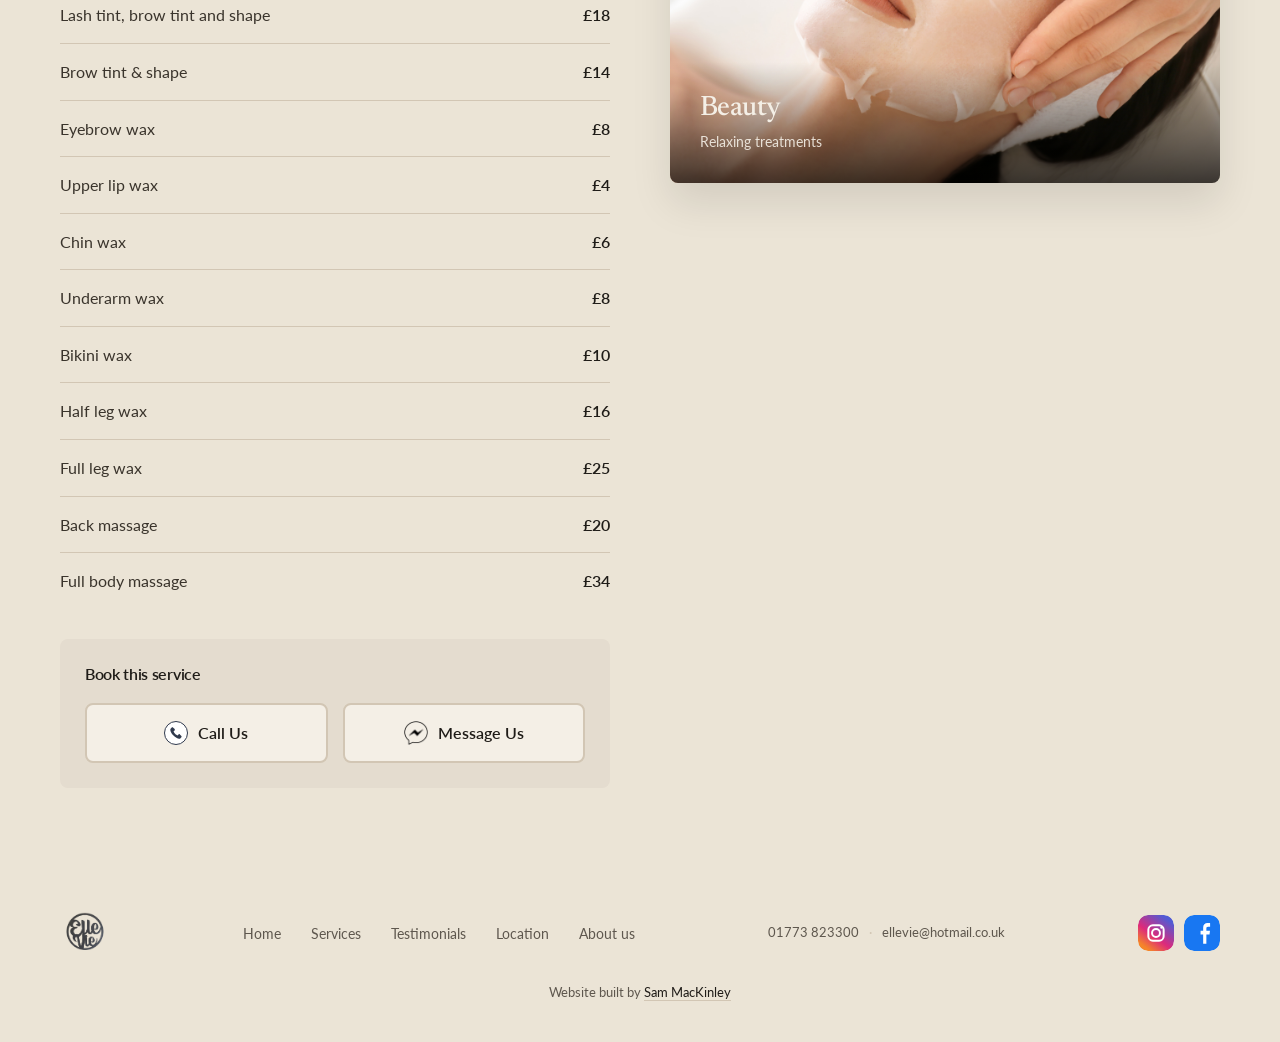
<file: services.html>
<!DOCTYPE html>
<html lang="en">

<head>
  <meta charset="UTF-8" />
  <meta name="viewport" content="width=device-width, initial-scale=1.0" />
  <title>Hair, Colour, Nails &amp; Beauty Prices | Elle Vie Belper</title>
  <meta name="description" content="View hair, colouring, nail, and beauty prices at Elle Vie in Belper. Cuts, colour, gel nails, waxing, massage, and more." />
  <meta name="keywords" content="hair prices Belper, colouring Belper, gel nails Belper, beauty treatments Derbyshire, waxing Belper, salon price list" />
  <meta name="author" content="Elle Vie Hair &amp; Beauty" />
  <meta name="robots" content="index, follow, max-image-preview:large, max-snippet:-1, max-video-preview:-1" />
  <meta name="theme-color" content="#ebe4d6" />
  <link rel="canonical" href="https://www.elleviebelper.co.uk/services.html" />
  <link rel="icon" type="image/png" href="https://www.elleviebelper.co.uk/images/home/logo.png" />
  <link rel="apple-touch-icon" href="https://www.elleviebelper.co.uk/images/home/logo.png" />
  <link rel="manifest" href="site.webmanifest" />
  <meta property="og:site_name" content="Elle Vie Hair &amp; Beauty" />
  <meta property="og:locale" content="en_GB" />
  <meta property="og:type" content="website" />
  <meta property="og:title" content="Hair, Colour, Nails &amp; Beauty Prices | Elle Vie Belper" />
  <meta property="og:description" content="Hair cutting, colouring, nails, and beauty treatments at competitive prices in Belper." />
  <meta property="og:url" content="https://www.elleviebelper.co.uk/services.html" />
  <meta property="og:image" content="https://www.elleviebelper.co.uk/images/services/hair.png" />
  <meta property="og:image:alt" content="Hair cutting and styling at Elle Vie Hair &amp; Beauty" />
  <meta name="twitter:card" content="summary_large_image" />
  <meta name="twitter:title" content="Hair, Colour, Nails &amp; Beauty Prices | Elle Vie Belper" />
  <meta name="twitter:description" content="Hair cutting, colouring, nails, and beauty treatments at competitive prices in Belper." />
  <meta name="twitter:image" content="https://www.elleviebelper.co.uk/images/services/hair.png" />
  <link rel="preconnect" href="https://fonts.googleapis.com" />
  <link rel="preconnect" href="https://fonts.gstatic.com" crossorigin />
  <link href="https://fonts.googleapis.com/css2?family=Lato:ital,wght@0,400;0,600;0,700;1,400&family=Newsreader:opsz,wght@6..72,400;6..72,500;6..72,600&display=swap" rel="stylesheet" />
  <link rel="stylesheet" href="css/style.css" />
  <script type="application/ld+json">
  {
    "@context": "https://schema.org",
    "@graph": [
      {
        "@type": "CollectionPage",
        "@id": "https://www.elleviebelper.co.uk/services.html#webpage",
        "url": "https://www.elleviebelper.co.uk/services.html",
        "name": "Services | Elle Vie Hair & Beauty",
        "description": "Hair, colouring, nails, and beauty treatments at Elle Vie in Belper.",
        "isPartOf": { "@id": "https://www.elleviebelper.co.uk/#website" },
        "about": { "@id": "https://www.elleviebelper.co.uk/#business" }
      },
      {
        "@type": "OfferCatalog",
        "name": "Elle Vie salon services",
        "itemListElement": [
          { "@type": "Offer", "itemOffered": { "@type": "Service", "name": "Hair cutting & styling", "url": "https://www.elleviebelper.co.uk/services.html#hair" } },
          { "@type": "Offer", "itemOffered": { "@type": "Service", "name": "Hair colouring", "url": "https://www.elleviebelper.co.uk/services.html#colouring" } },
          { "@type": "Offer", "itemOffered": { "@type": "Service", "name": "Nail treatments", "url": "https://www.elleviebelper.co.uk/services.html#nails" } },
          { "@type": "Offer", "itemOffered": { "@type": "Service", "name": "Beauty treatments", "url": "https://www.elleviebelper.co.uk/services.html#beauty" } }
        ]
      },
      {
        "@type": "BreadcrumbList",
        "itemListElement": [
          { "@type": "ListItem", "position": 1, "name": "Home", "item": "https://www.elleviebelper.co.uk/" },
          { "@type": "ListItem", "position": 2, "name": "Services", "item": "https://www.elleviebelper.co.uk/services.html" }
        ]
      }
    ]
  }
  </script>
</head>

<body>
  <a href="#main-content" class="skip-link">Skip to main content</a>
  <div class="wrapper">
    <header class="header">
      <div class="header__container">
        <a href="index.html" class="header__logo logo">
          <img src="images/home/logo.png" alt="Elle Vie home" />
        </a>
        <nav class="menu__body" id="site-nav" aria-label="Main">
          <ul class="menu__list">
            <li class="menu__item"><a href="about-us.html" class="menu__link">About</a></li>
            <li class="menu__item"><a href="services.html" class="menu__link active">Services</a></li>
            <li class="menu__item"><a href="find-us.html" class="menu__link">Find us</a></li>
          </ul>
        </nav>
        <div class="header__actions">
          <a href="tel:01773823300" class="header__call" aria-label="Call 01773 823300">
            <span class="header__call-num">01773 823300</span>
            <span class="header__call-short">Call</span>
          </a>
          <button type="button" class="header__book" data-open-reservation>Book</button>
          <button type="button" class="icon-menu" aria-label="Open menu" aria-expanded="false" aria-controls="site-nav"><span></span></button>
        </div>
      </div>
    </header>
    <main class="page" id="main-content">
      <section class="page__services-intro services-intro">
        <div class="services-intro__container">
          <h1 class="services-intro__title">Our Services</h1>
          <div class="services-intro__subheading">
            Below you will be able to find a list of all our services and their prices.
          </div>
        </div>
      </section>

      <!-- Hair Cutting & Styling Section -->
      <section class="page__service-section service-section animate-on-scroll" id="hair">
        <div class="service-section__container">
          <div class="service-section__layout">
            <div class="service-section__image">
              <img src="images/services/hair.png" alt="Hair Cutting & Styling Services" />
              <div class="service-section__image-overlay">
                <h2 class="service-section__image-title">Hair Cutting & Styling</h2>
                <p class="service-section__image-subtitle">Professional cuts for all ages</p>
              </div>
            </div>
            <div class="service-section__content">
              <div class="service-section__header">
                <div class="service-section__icon">
                  <img src="images/services/hair.png" alt="Hair Services" />
                </div>
                <div class="service-section__title-area">
                  <h2 class="service-section__title">Hair Cutting & Styling</h2>
                  <p class="service-section__description">Professional hair cutting and styling services for all ages</p>
                </div>
              </div>
              <div class="service-section__pricing">
                <div class="pricing-list">
                  <div class="pricing-item">
                    <span class="pricing-item__service">Dry cut</span>
                    <span class="pricing-item__price">£18</span>
                  </div>
                  <div class="pricing-item">
                    <span class="pricing-item__service">Wet cut</span>
                    <span class="pricing-item__price">£20</span>
                  </div>
                  <div class="pricing-item">
                    <span class="pricing-item__service">Cut + blow dry</span>
                    <span class="pricing-item__price">£30/£32</span>
                  </div>
                  <div class="pricing-item">
                    <span class="pricing-item__service">Blow dry</span>
                    <span class="pricing-item__price">£16</span>
                  </div>
                  <div class="pricing-item">
                    <span class="pricing-item__service">Child's cut (4 & Under)</span>
                    <span class="pricing-item__price">£8</span>
                  </div>
                  <div class="pricing-item">
                    <span class="pricing-item__service">Child's cut (5-14)</span>
                    <span class="pricing-item__price">£10</span>
                  </div>
                  <div class="pricing-item">
                    <span class="pricing-item__service">Child's cut and blow dry</span>
                    <span class="pricing-item__price">£25</span>
                  </div>
                  <div class="pricing-item">
                    <span class="pricing-item__service">Gents cut</span>
                    <span class="pricing-item__price">£12</span>
                  </div>
                </div>
              </div>
              <div class="service-section__booking">
                <h3 class="booking__title">Book this service</h3>
                <div class="booking__options">
                  <a href="tel:01773823300" class="booking__option">
                    <div class="booking__icon">
                      <img src="images/contact/phone.svg" alt="Phone">
                    </div>
                    <span>Call Us</span>
                  </a>
                  <a href="https://www.messenger.com/t/545408738829020" target="_blank" class="booking__option">
                    <div class="booking__icon">
                      <img src="images/contact/messenger.png" alt="Messenger">
                    </div>
                    <span>Message Us</span>
                  </a>
                </div>
              </div>
            </div>
          </div>
        </div>
      </section>

      <!-- Colouring Section -->
      <section class="page__service-section service-section service-section--alt animate-on-scroll" id="colouring">
        <div class="service-section__container">
          <div class="service-section__layout service-section__layout--reverse">
            <div class="service-section__image">
              <img src="images/services/colour.png" alt="Hair Colouring Services" />
              <div class="service-section__image-overlay">
                <h2 class="service-section__image-title">Colouring</h2>
                <p class="service-section__image-subtitle">Expert colour & highlights</p>
              </div>
            </div>
            <div class="service-section__content">
              <div class="service-section__header">
                <div class="service-section__icon">
                  <img src="images/services/colour.png" alt="Colouring Services" />
                </div>
                <div class="service-section__title-area">
                  <h2 class="service-section__title">Colouring</h2>
                  <p class="service-section__description">Expert hair colouring and highlighting services</p>
                </div>
              </div>
              <div class="service-section__pricing">
                <div class="pricing-list">
                  <div class="pricing-item">
                    <span class="pricing-item__service">Root retouch</span>
                    <span class="pricing-item__price">£32</span>
                  </div>
                  <div class="pricing-item">
                    <span class="pricing-item__service">Full head colour</span>
                    <span class="pricing-item__price">£37/£42</span>
                  </div>
                  <div class="pricing-item">
                    <span class="pricing-item__service">Cap highlights</span>
                    <span class="pricing-item__price">£30</span>
                  </div>
                  <div class="pricing-item">
                    <span class="pricing-item__service">Top box foils</span>
                    <span class="pricing-item__price">£30</span>
                  </div>
                  <div class="pricing-item">
                    <span class="pricing-item__service">T-section foils</span>
                    <span class="pricing-item__price">£37/£42</span>
                  </div>
                  <div class="pricing-item">
                    <span class="pricing-item__service">Half head foils</span>
                    <span class="pricing-item__price">£47/£52</span>
                  </div>
                  <div class="pricing-item">
                    <span class="pricing-item__service">Full head foils</span>
                    <span class="pricing-item__price">£57/£62</span>
                  </div>
                  <div class="pricing-item">
                    <span class="pricing-item__service">Colour in-between foils</span>
                    <span class="pricing-item__price">£12</span>
                  </div>
                  <div class="pricing-item">
                    <span class="pricing-item__service">Toner add on</span>
                    <span class="pricing-item__price">£15</span>
                  </div>
                  <div class="pricing-item">
                    <span class="pricing-item__service">Full head semi permanent</span>
                    <span class="pricing-item__price">From £30</span>
                  </div>
                </div>
              </div>
              <div class="service-section__booking">
                <h3 class="booking__title">Book this service</h3>
                <div class="booking__options">
                  <a href="tel:01773823300" class="booking__option">
                    <div class="booking__icon">
                      <img src="images/contact/phone.svg" alt="Phone">
                    </div>
                    <span>Call Us</span>
                  </a>
                  <a href="https://www.messenger.com/t/545408738829020" target="_blank" class="booking__option">
                    <div class="booking__icon">
                      <img src="images/contact/messenger.png" alt="Messenger">
                    </div>
                    <span>Message Us</span>
                  </a>
                </div>
              </div>
            </div>
          </div>
        </div>
      </section>

      <!-- Nails Section -->
      <section class="page__service-section service-section animate-on-scroll" id="nails">
        <div class="service-section__container">
          <div class="service-section__layout">
            <div class="service-section__image">
              <img src="images/services/nails.png" alt="Nail Services" />
              <div class="service-section__image-overlay">
                <h2 class="service-section__image-title">Nails</h2>
                <p class="service-section__image-subtitle">Professional nail care</p>
              </div>
            </div>
            <div class="service-section__content">
              <div class="service-section__header">
                <div class="service-section__icon">
                  <img src="images/services/nails.png" alt="Nail Services" />
                </div>
                <div class="service-section__title-area">
                  <h2 class="service-section__title">Nails</h2>
                  <p class="service-section__description">Professional nail care and gel polish services</p>
                </div>
              </div>
              <div class="service-section__pricing">
                <div class="pricing-list">
                  <div class="pricing-item">
                    <span class="pricing-item__service">Gel polish</span>
                    <span class="pricing-item__price">£20</span>
                  </div>
                  <div class="pricing-item">
                    <span class="pricing-item__service">Soak off</span>
                    <span class="pricing-item__price">£6</span>
                  </div>
                  <div class="pricing-item">
                    <span class="pricing-item__service">Soak off and gel polish</span>
                    <span class="pricing-item__price">£22</span>
                  </div>
                  <div class="pricing-item">
                    <span class="pricing-item__service">Pedicure</span>
                    <span class="pricing-item__price">£25/£30</span>
                  </div>
                  <div class="pricing-item">
                    <span class="pricing-item__service">File and tidy</span>
                    <span class="pricing-item__price">£8</span>
                  </div>
                </div>
              </div>
              <div class="service-section__booking">
                <h3 class="booking__title">Book this service</h3>
                <div class="booking__options">
                  <a href="tel:01773823300" class="booking__option">
                    <div class="booking__icon">
                      <img src="images/contact/phone.svg" alt="Phone">
                    </div>
                    <span>Call Us</span>
                  </a>
                  <a href="https://www.messenger.com/t/545408738829020" target="_blank" class="booking__option">
                    <div class="booking__icon">
                      <img src="images/contact/messenger.png" alt="Messenger">
                    </div>
                    <span>Message Us</span>
                  </a>
                </div>
              </div>
            </div>
          </div>
        </div>
      </section>

      <!-- Beauty Section -->
      <section class="page__service-section service-section service-section--alt animate-on-scroll" id="beauty">
        <div class="service-section__container">
          <div class="service-section__layout service-section__layout--reverse">
            <div class="service-section__image">
              <img src="images/services/beauty.png" alt="Beauty Services" />
              <div class="service-section__image-overlay">
                <h2 class="service-section__image-title">Beauty</h2>
                <p class="service-section__image-subtitle">Relaxing treatments</p>
              </div>
            </div>
            <div class="service-section__content">
              <div class="service-section__header">
                <div class="service-section__icon">
                  <img src="images/services/beauty.png" alt="Beauty Services" />
                </div>
                <div class="service-section__title-area">
                  <h2 class="service-section__title">Beauty</h2>
                  <p class="service-section__description">Relaxing beauty treatments and massage services</p>
                </div>
              </div>
              <div class="service-section__pricing">
                <div class="pricing-list">
                  <div class="pricing-item">
                    <span class="pricing-item__service">Lash tint</span>
                    <span class="pricing-item__price">£10</span>
                  </div>
                  <div class="pricing-item">
                    <span class="pricing-item__service">Brow tint</span>
                    <span class="pricing-item__price">£8</span>
                  </div>
                  <div class="pricing-item">
                    <span class="pricing-item__service">Lash tint, brow tint and shape</span>
                    <span class="pricing-item__price">£18</span>
                  </div>
                  <div class="pricing-item">
                    <span class="pricing-item__service">Brow tint & shape</span>
                    <span class="pricing-item__price">£14</span>
                  </div>
                  <div class="pricing-item">
                    <span class="pricing-item__service">Eyebrow wax</span>
                    <span class="pricing-item__price">£8</span>
                  </div>
                  <div class="pricing-item">
                    <span class="pricing-item__service">Upper lip wax</span>
                    <span class="pricing-item__price">£4</span>
                  </div>
                  <div class="pricing-item">
                    <span class="pricing-item__service">Chin wax</span>
                    <span class="pricing-item__price">£6</span>
                  </div>
                  <div class="pricing-item">
                    <span class="pricing-item__service">Underarm wax</span>
                    <span class="pricing-item__price">£8</span>
                  </div>
                  <div class="pricing-item">
                    <span class="pricing-item__service">Bikini wax</span>
                    <span class="pricing-item__price">£10</span>
                  </div>
                  <div class="pricing-item">
                    <span class="pricing-item__service">Half leg wax</span>
                    <span class="pricing-item__price">£16</span>
                  </div>
                  <div class="pricing-item">
                    <span class="pricing-item__service">Full leg wax</span>
                    <span class="pricing-item__price">£25</span>
                  </div>
                  <div class="pricing-item">
                    <span class="pricing-item__service">Back massage</span>
                    <span class="pricing-item__price">£20</span>
                  </div>
                  <div class="pricing-item">
                    <span class="pricing-item__service">Full body massage</span>
                    <span class="pricing-item__price">£34</span>
                  </div>
                </div>
              </div>
              <div class="service-section__booking">
                <h3 class="booking__title">Book this service</h3>
                <div class="booking__options">
                  <a href="tel:01773823300" class="booking__option">
                    <div class="booking__icon">
                      <img src="images/contact/phone.svg" alt="Phone">
                    </div>
                    <span>Call Us</span>
                  </a>
                  <a href="https://www.messenger.com/t/545408738829020" target="_blank" class="booking__option">
                    <div class="booking__icon">
                      <img src="images/contact/messenger.png" alt="Messenger">
                    </div>
                    <span>Message Us</span>
                  </a>
                </div>
              </div>
            </div>
          </div>
        </div>
      </section>
    </main>
    <footer class="footer">
      <div class="footer__container">
        <div class="footer__logo">
          <img src="images/home/logo.png" alt="Elle Vie" />
        </div>
        <nav class="footer__nav">
          <ul class="footer__menu">
            <li><a href="index.html">Home</a></li>
            <li><a href="services.html">Services</a></li>
            <li><a href="index.html#testimonials">Testimonials</a></li>
            <li><a href="https://www.google.com/maps/place/Elle+Vie+Hair+%26+Beauty/@53.0240433,-1.4788394,15z/data=!4m2!3m1!1s0x0:0xa0e044187cab722d?sa=X&ved=2ahUKEwjLvsyBmYyDAxWkQkEAHSjqBVkQ_BJ6BAgUEAA" target="_blank" rel="noopener noreferrer">Location</a></li>
            <li><a href="about-us.html">About us</a></li>
          </ul>
        </nav>
        <div class="footer__contact">
          <a href="tel:01773823300">01773 823300</a>
          <span class="footer__contact-sep" aria-hidden="true">·</span>
          <a href="mailto:ellevie@hotmail.co.uk">ellevie@hotmail.co.uk</a>
        </div>
        <div class="footer__social">
          <a href="https://www.instagram.com/elleviebelper/" target="_blank" rel="noopener noreferrer" class="footer__social-link" aria-label="Instagram">
            <svg viewBox="0 0 40 40" aria-hidden="true">
              <defs>
                <linearGradient id="footer-ig" x1="8" y1="36" x2="32" y2="4" gradientUnits="userSpaceOnUse">
                  <stop stop-color="#F58529"/>
                  <stop offset="0.4" stop-color="#DD2A7B"/>
                  <stop offset="1" stop-color="#515BD4"/>
                </linearGradient>
              </defs>
              <rect width="40" height="40" rx="11" fill="url(#footer-ig)"/>
              <rect x="11.5" y="11.5" width="17" height="17" rx="5" fill="none" stroke="#fff" stroke-width="2.2"/>
              <circle cx="20" cy="20" r="4.4" fill="none" stroke="#fff" stroke-width="2.2"/>
              <circle cx="26.1" cy="13.9" r="1.35" fill="#fff"/>
            </svg>
          </a>
          <a href="https://www.facebook.com/elleviebelper" target="_blank" rel="noopener noreferrer" class="footer__social-link" aria-label="Facebook">
            <svg viewBox="0 0 40 40" aria-hidden="true">
              <rect width="40" height="40" rx="11" fill="#1877F2"/>
              <path fill="#fff" d="M24.85 32V21.55h3.5l.52-4.04h-4.02v-2.58c0-1.17.32-1.97 2-1.97H29V9.17c-.34-.05-1.52-.15-2.89-.15-2.86 0-4.82 1.75-4.82 4.96v3.53H18.4v4.04h2.89V32h3.56z"/>
            </svg>
          </a>
        </div>
        <p class="footer__credit">Website built by <a href="https://sammackinley.com" target="_blank" rel="noopener noreferrer">Sam MacKinley</a></p>
      </div>
    </footer>
  </div>
  <div class="modal" id="reservationModal">
    <div class="modal__content">
      <button class="modal__close" aria-label="Close booking options">&times;</button>
      <div class="modal__header">
        <h2>Book via phone or messenger</h2>
      </div>
      <div class="modal__body">
        <h3>Click an option below:</h3>
        <div class="modal__options">
          <a href="tel:01773823300" class="modal__option">
            <div class="modal__icon">
              <img src="images/contact/phone.svg" alt="Phone">
            </div>
            <span>Phone</span>
          </a>
          <a href="https://www.messenger.com/t/545408738829020" target="_blank" rel="noopener noreferrer" class="modal__option">
            <div class="modal__icon">
              <img src="images/contact/messenger.png" alt="Messenger">
            </div>
            <span>Messenger</span>
          </a>
        </div>
      </div>
    </div>
  </div>
  <script src="js/nav.js"></script>
  <script>
    window.onload = function() {
      // Scroll to top button
      var scrollBtn = document.getElementById('scrollToTop');
      if (scrollBtn) {
        window.addEventListener('scroll', function() {
          if (window.scrollY > 300) {
            scrollBtn.classList.add('visible');
          } else {
            scrollBtn.classList.remove('visible');
          }
        });
        
        scrollBtn.addEventListener('click', function() {
          window.scrollTo({ top: 0, behavior: 'smooth' });
        });
      }
      
      // Scroll-triggered animations
      var animateElements = document.querySelectorAll('.animate-on-scroll');
      if (animateElements.length > 0 && 'IntersectionObserver' in window) {
        var animationObserver = new IntersectionObserver(function(entries) {
          entries.forEach(function(entry) {
            if (entry.isIntersecting) {
              entry.target.classList.add('visible');
              animationObserver.unobserve(entry.target);
            }
          });
        }, { threshold: 0.1, rootMargin: '0px 0px -50px 0px' });
        
        animateElements.forEach(function(el) {
          animationObserver.observe(el);
        });
      }
      
      // Header scroll effect
      var header = document.querySelector('.header');
      if (header) {
        window.addEventListener('scroll', function() {
          if (window.scrollY > 50) {
            header.classList.add('scrolled');
          } else {
            header.classList.remove('scrolled');
          }
        });
      }
    };
  </script>
  
  <!-- Scroll to Top Button -->
  <button id="scrollToTop" class="scroll-to-top" aria-label="Scroll to top">
    <svg viewBox="0 0 24 24" fill="none" stroke="currentColor" stroke-width="2" stroke-linecap="round" stroke-linejoin="round">
      <polyline points="18 15 12 9 6 15"></polyline>
    </svg>
  </button>
</body>

</html>
</file>
<file: css/style.css>
/* ==========================================
   Elle Vie Hair & Beauty - Main Stylesheet
   ========================================== */

/* CSS Variables */
:root {
  --color-primary: #a07d3f;
  --color-primary-dark: #7e622f;
  --color-secondary: #1f1c18;
  --color-text: #3a342c;
  --color-text-light: #5e574e;
  --color-white: #f4efe6;
  --color-cream: #ebe4d6;
  --color-light-gray: #e4dccf;
  --color-border: #d2c6b4;
  --color-dark: #1f1c18;
  --color-label: #6a5e4e;

  --font-primary: 'Newsreader', 'Iowan Old Style', Palatino, 'Palatino Linotype', serif;
  --font-secondary: 'Lato', 'Helvetica Neue', Arial, sans-serif;
  
  --container-width: 1200px;
  --header-height: 64px;
  
  --transition-fast: 0.2s ease;
  --transition-normal: 0.3s ease;
  --transition-slow: 0.5s ease;
}

/* Reset & Base */
*, *::before, *::after {
  box-sizing: border-box;
  margin: 0;
  padding: 0;
}

html {
  scroll-behavior: smooth;
}

html:has(.timeline) {
  scroll-padding-top: var(--header-height);
}

@media (prefers-reduced-motion: no-preference) {
  html:has(.timeline) {
    scroll-snap-type: y proximity;
  }

  @media (pointer: coarse) {
    html:has(.timeline) {
      scroll-snap-type: y mandatory;
    }
  }

  html.timeline-snap-off {
    scroll-snap-type: none;
  }
}

body {
  font-family: var(--font-secondary);
  font-size: 16px;
  line-height: 1.6;
  color: var(--color-text);
  background-color: var(--color-cream);
  overflow-x: hidden;
}

body.menu-open {
  overflow: hidden;
}

/* Elegant Section Divider */
.section-divider {
  display: flex;
  align-items: center;
  justify-content: center;
  padding: 30px 0;
  max-width: var(--container-width);
  margin: 0 auto;
}

.section-divider::before,
.section-divider::after {
  content: '';
  flex: 1;
  max-width: 200px;
  height: 1px;
  background: linear-gradient(90deg, transparent, var(--color-border), transparent);
}

.section-divider__diamond {
  width: 8px;
  height: 8px;
  background-color: var(--color-label);
  transform: rotate(45deg);
  margin: 0 20px;
  flex-shrink: 0;
}

img {
  max-width: 100%;
  height: auto;
  display: block;
}

a {
  text-decoration: none;
  color: inherit;
  transition: color var(--transition-fast);
}

ul, ol {
  list-style: none;
}

h1, h2, h3, h4, h5, h6 {
  font-family: var(--font-primary);
  font-weight: 500;
  font-optical-sizing: auto;
  line-height: 1.2;
  letter-spacing: -0.02em;
}

/* Wrapper */
.wrapper {
  min-height: 100vh;
  display: flex;
  flex-direction: column;
}

.page {
  flex: 1;
}

/* Container */
[class*="__container"] {
  max-width: var(--container-width);
  margin: 0 auto;
  padding: 0 20px;
}

/* ==========================================
   Header & Navigation
   ========================================== */
.header {
  position: fixed;
  top: 0;
  left: 0;
  right: 0;
  z-index: 1000;
  background-color: var(--color-white);
  border-bottom: 1px solid var(--color-border);
  height: var(--header-height);
}

.header__container {
  display: flex;
  align-items: center;
  gap: 28px;
  height: 100%;
  position: relative;
  z-index: 2;
  background-color: var(--color-white);
}

.header__logo {
  flex-shrink: 0;
}

.header__logo img {
  height: 44px;
  width: auto;
}

.menu__body {
  margin-left: auto;
}

.menu__list {
  display: flex;
  align-items: center;
  gap: 28px;
}

.menu__link {
  font-size: 15px;
  font-weight: 600;
  color: var(--color-text);
  padding: 8px 0;
  position: relative;
}

.menu__link::after {
  content: '';
  position: absolute;
  bottom: 4px;
  left: 0;
  width: 0;
  height: 1px;
  background-color: var(--color-secondary);
  transition: width var(--transition-normal);
}

.menu__link:hover {
  color: var(--color-secondary);
}

.menu__link:hover::after,
.menu__link.active::after {
  width: 100%;
}

.header__actions {
  display: flex;
  align-items: center;
  gap: 16px;
  flex-shrink: 0;
}

.header__call {
  font-size: 14px;
  font-weight: 600;
  color: var(--color-secondary);
  white-space: nowrap;
}

.header__call-short {
  display: none;
}

.header__book {
  display: inline-block;
  padding: 10px 18px;
  font-family: var(--font-secondary);
  font-size: 12px;
  font-weight: 600;
  text-transform: uppercase;
  letter-spacing: 1.5px;
  border: none;
  border-radius: 2px;
  background-color: var(--color-primary);
  color: var(--color-white);
  cursor: pointer;
}

.header__book:hover {
  background-color: var(--color-primary-dark);
}

.icon-menu {
  display: none;
  width: 28px;
  height: 20px;
  position: relative;
  background: none;
  border: none;
  cursor: pointer;
  padding: 0;
}

.icon-menu span,
.icon-menu::before,
.icon-menu::after {
  content: '';
  position: absolute;
  left: 0;
  width: 100%;
  height: 2px;
  background-color: var(--color-secondary);
  transition: transform var(--transition-normal), opacity var(--transition-normal), top var(--transition-normal), bottom var(--transition-normal);
}

.icon-menu::before {
  top: 0;
}

.icon-menu span {
  top: 50%;
  transform: translateY(-50%);
}

.icon-menu::after {
  bottom: 0;
}

.menu-open .icon-menu::before {
  top: 50%;
  transform: translateY(-50%) rotate(45deg);
}

.menu-open .icon-menu span {
  opacity: 0;
}

.menu-open .icon-menu::after {
  bottom: 50%;
  transform: translateY(50%) rotate(-45deg);
}

/* ==========================================
   Hero / Main Section
   ========================================== */
.main {
  padding-top: calc(var(--header-height) + 60px);
  padding-bottom: 80px;
}

.main--home {
  position: relative;
  display: flex;
  align-items: center;
  min-height: calc(100svh - var(--header-height));
  padding-top: calc(var(--header-height) + 48px);
  padding-bottom: 72px;
  background-color: var(--color-white);
  overflow: hidden;
}

.main__photo {
  position: absolute;
  top: 0;
  right: 0;
  width: min(64%, 920px);
  height: 100%;
  object-fit: cover;
  object-position: 78% 48%;
  z-index: 0;
  -webkit-mask-image: linear-gradient(to right, transparent 0%, #000 26%);
  mask-image: linear-gradient(to right, transparent 0%, #000 26%);
}

.main__fade {
  position: absolute;
  inset: 0;
  z-index: 1;
  pointer-events: none;
  background: linear-gradient(
    90deg,
    var(--color-white) 0%,
    var(--color-white) 36%,
    color-mix(in srgb, var(--color-white) 82%, transparent) 48%,
    color-mix(in srgb, var(--color-white) 28%, transparent) 62%,
    transparent 78%
  );
}

.main__container {
  position: relative;
  z-index: 2;
  width: 100%;
}

.main__content {
  max-width: 34rem;
}

.main__title {
  font-size: 56px;
  color: var(--color-secondary);
  margin-bottom: 24px;
  line-height: 1.1;
  font-weight: 500;
  letter-spacing: -0.03em;
}

.main__text {
  font-size: 18px;
  color: var(--color-text-light);
  margin-bottom: 35px;
  line-height: 1.8;
  max-width: 480px;
}

.main__buttons {
  display: flex;
  gap: 20px;
  flex-wrap: wrap;
}

.main__button {
  display: inline-block;
  padding: 16px 36px;
  font-size: 13px;
  font-weight: 600;
  text-transform: uppercase;
  letter-spacing: 1.5px;
  border-radius: 2px;
  transition: all var(--transition-normal);
  cursor: pointer;
  border: none;
}

.main__button--primary {
  background-color: var(--color-primary);
  color: var(--color-white);
}

.main__button--primary:hover {
  background-color: var(--color-primary-dark);
}

.main__button--secondary {
  background-color: transparent;
  color: var(--color-secondary);
  border: 1px solid var(--color-secondary);
  padding: 15px 35px;
  border-radius: 2px;
}

.main__button--secondary:hover {
  background-color: var(--color-secondary);
  color: var(--color-white);
}

/* ==========================================
   Contact Info Section
   ========================================== */
.contact-info {
  padding: 60px 0;
  background-color: var(--color-white);
}

.contact-info__container {
  display: grid;
  grid-template-columns: repeat(3, 1fr);
  gap: 40px;
}

.contact-info__item {
  text-align: center;
  padding: 30px;
}

.contact-info__icon {
  width: 50px;
  height: 50px;
  margin: 0 auto 20px;
  display: flex;
  align-items: center;
  justify-content: center;
  background-color: var(--color-cream);
  border-radius: 2px;
  color: var(--color-secondary);
  transition: color var(--transition-normal), background-color var(--transition-normal);
}

.contact-info__item:hover .contact-info__icon {
  background-color: var(--color-secondary);
  color: var(--color-white);
}

.contact-info__title {
  font-size: 14px;
  text-transform: uppercase;
  letter-spacing: 2px;
  color: var(--color-label);
  margin-bottom: 15px;
}

.contact-info__content {
  color: var(--color-text-light);
  font-size: 15px;
}

.contact-info__content a {
  color: var(--color-text-light);
  position: relative;
  transition: color var(--transition-fast);
}

.contact-info__content a::after {
  content: '';
  position: absolute;
  bottom: -2px;
  left: 0;
  width: 0;
  height: 1px;
  background-color: var(--color-secondary);
  transition: width var(--transition-normal);
}

.contact-info__content a:hover {
  color: var(--color-secondary);
}

.contact-info__content a:hover::after {
  width: 100%;
}

/* ==========================================
   About Section
   ========================================== */
.about {
  padding: 100px 0;
  background-color: var(--color-cream);
}

.about__container {
  display: grid;
  grid-template-columns: 1fr 1fr;
  gap: 80px;
  align-items: center;
}

.about__image {
  border-radius: 8px;
  overflow: hidden;
  box-shadow: 0 20px 40px rgba(0, 0, 0, 0.1);
}

.about__image img {
  width: 100%;
  height: auto;
  object-fit: cover;
}

.about__subtitle {
  font-size: 14px;
  text-transform: uppercase;
  letter-spacing: 3px;
  color: var(--color-label);
  margin-bottom: 15px;
  font-family: var(--font-secondary);
  font-weight: 600;
}

.about__title {
  font-size: 36px;
  color: var(--color-secondary);
  margin-bottom: 25px;
  line-height: 1.3;
}

.about__text {
  color: var(--color-text-light);
  margin-bottom: 30px;
}

.about__text p {
  margin-bottom: 15px;
}

.about__button {
  display: inline-block;
  padding: 16px 40px;
  background-color: var(--color-primary);
  color: var(--color-white);
  font-size: 13px;
  font-weight: 600;
  text-transform: uppercase;
  letter-spacing: 1.5px;
  border-radius: 2px;
  transition: background-color var(--transition-normal);
}

.about__button:hover {
  background-color: var(--color-primary-dark);
}

/* ==========================================
   Services Section (Homepage)
   ========================================== */
.services {
  padding: 100px 0;
  background-color: var(--color-white);
}

.services__container {
  text-align: center;
}

.services__subtitle {
  font-size: 13px;
  text-transform: uppercase;
  letter-spacing: 4px;
  color: var(--color-label);
  margin-bottom: 18px;
  font-family: var(--font-secondary);
  font-weight: 600;
  display: flex;
  align-items: center;
  justify-content: center;
  gap: 20px;
}

.services__subtitle::before,
.services__subtitle::after {
  content: '';
  width: 40px;
  height: 1px;
  background: linear-gradient(90deg, transparent, var(--color-border));
}

.services__subtitle::after {
  background: linear-gradient(90deg, var(--color-border), transparent);
}

.services__title {
  font-size: 44px;
  color: var(--color-secondary);
  margin-bottom: 20px;
  font-weight: 500;
}

.services__description {
  max-width: 600px;
  margin: 0 auto 50px;
  color: var(--color-text-light);
}

.services__slider {
  position: relative;
  display: flex;
  align-items: center;
  gap: 20px;
  margin-bottom: 50px;
}

.services__nav {
  flex-shrink: 0;
  width: 50px;
  height: 50px;
  border-radius: 50%;
  background-color: var(--color-white);
  border: 2px solid var(--color-border);
  cursor: pointer;
  display: flex;
  align-items: center;
  justify-content: center;
  transition: all var(--transition-normal);
}

.services__nav:hover {
  background-color: var(--color-secondary);
  border-color: var(--color-secondary);
}

.services__nav img {
  width: 20px;
  height: auto;
}

.services__row {
  display: flex;
  gap: 24px;
  overflow: hidden;
  transition: transform var(--transition-normal);
  align-items: stretch;
}

.services__column {
  flex: 0 0 calc(25% - 18px);
  min-width: calc(25% - 18px);
  display: flex;
}

.item-services {
  background-color: var(--color-cream);
  border-radius: 12px;
  overflow: hidden;
  text-align: center;
  transition: transform var(--transition-normal), box-shadow var(--transition-normal), border-color var(--transition-normal);
  display: flex;
  flex-direction: column;
  height: 100%;
  border: 1px solid transparent;
}

.item-services:hover {
  transform: translateY(-5px);
  box-shadow: 0 12px 35px rgba(31, 28, 24, 0.1);
  border-color: var(--color-border);
}

.item-services__image {
  display: block;
  height: 200px;
  overflow: hidden;
  flex-shrink: 0;
}

.item-services__image img {
  width: 100%;
  height: 100%;
  object-fit: cover;
  transition: transform var(--transition-slow);
}

.item-services:hover .item-services__image img {
  transform: scale(1.05);
}

.item-services__title {
  font-size: 22px;
  color: var(--color-secondary);
  padding: 20px 20px 10px;
  flex-shrink: 0;
}

.item-services__text {
  padding: 0 20px 15px;
  color: var(--color-text-light);
  font-size: 14px;
  flex-grow: 1;
  display: flex;
  align-items: flex-start;
  justify-content: center;
}

.item-services__button {
  display: inline-block;
  padding: 12px 28px;
  margin-bottom: 25px;
  font-size: 12px;
  font-weight: 600;
  text-transform: uppercase;
  letter-spacing: 1.5px;
  color: var(--color-secondary);
  border: 1px solid var(--color-secondary);
  border-radius: 2px;
  transition: all var(--transition-normal);
  flex-shrink: 0;
  margin-top: auto;
}

.item-services__button:hover {
  background-color: var(--color-primary);
  color: var(--color-white);
  border-color: var(--color-primary);
}

.services__buttons {
  display: flex;
  justify-content: center;
  gap: 20px;
  flex-wrap: wrap;
}

.services__button--primary {
  background-color: var(--color-primary);
  color: var(--color-white);
  border-radius: 2px;
}

.services__button--primary:hover {
  background-color: var(--color-primary-dark);
}

.services__button--secondary {
  background-color: transparent;
  color: var(--color-secondary);
  border-radius: 2px;
  border: 1px solid var(--color-secondary);
  padding: 13px 28px;
}

.services__button--secondary:hover {
  background-color: var(--color-secondary);
  color: var(--color-white);
}

/* Mobile Scroll Hint */
.services__scroll-hint {
  display: none;
  align-items: center;
  justify-content: center;
  gap: 12px;
  margin-bottom: 35px;
  padding: 12px 24px;
  background-color: var(--color-cream);
  border-radius: 2px;
  border: 1px solid var(--color-border);
  transition: opacity 0.4s ease, transform 0.4s ease;
}

.services__scroll-hint-arrow {
  display: inline-flex;
  align-items: center;
  justify-content: center;
  width: 32px;
  height: 32px;
  background-color: var(--color-secondary);
  color: var(--color-white);
  font-size: 18px;
  font-weight: bold;
  border-radius: 2px;
  animation: swipeHint 0.8s ease-in-out infinite;
}

.services__scroll-hint.hidden {
  opacity: 0;
  transform: translateY(-10px);
  pointer-events: none;
  animation: none;
}

.services__scroll-hint-text {
  color: var(--color-secondary);
  font-size: 15px;
  font-weight: 600;
  letter-spacing: 0.5px;
}

@keyframes swipeHint {
  0%, 100% {
    transform: translateX(0);
  }
  50% {
    transform: translateX(6px);
  }
}

/* Services Slider Gradient Fade (Mobile) */
.services__slider {
  position: relative;
}

.services__slider::after {
  content: '';
  position: absolute;
  right: 0;
  top: 0;
  bottom: 0;
  width: 80px;
  background: linear-gradient(to right, transparent 0%, rgba(255,255,255,0.8) 50%, var(--color-white) 100%);
  pointer-events: none;
  opacity: 0;
  transition: opacity 0.3s ease;
  z-index: 10;
}

.services__slider.show-gradient::after {
  opacity: 1;
}

.services__slider.at-end::after {
  opacity: 0;
}

/* ==========================================
   Testimonials Section
   ========================================== */
.testimonial {
  padding: 100px 0;
  background-color: var(--color-cream);
}

.testimonial__container {
  text-align: center;
}

.testimonial__subtitle {
  font-size: 13px;
  text-transform: uppercase;
  letter-spacing: 4px;
  color: var(--color-label);
  margin-bottom: 18px;
  font-family: var(--font-secondary);
  font-weight: 600;
  display: flex;
  align-items: center;
  justify-content: center;
  gap: 20px;
}

.testimonial__subtitle::before,
.testimonial__subtitle::after {
  content: '';
  width: 40px;
  height: 1px;
  background: linear-gradient(90deg, transparent, var(--color-border));
}

.testimonial__subtitle::after {
  background: linear-gradient(90deg, var(--color-border), transparent);
}

.testimonial__title {
  font-size: 44px;
  color: var(--color-secondary);
  margin-bottom: 50px;
  font-weight: 500;
}

.testimonial__grid {
  display: grid;
  grid-template-columns: repeat(3, 1fr);
  gap: 30px;
  text-align: left;
}

.testimonial__item {
  background-color: var(--color-white);
  padding: 40px;
  border-radius: 12px;
  box-shadow: 0 5px 25px rgba(0, 0, 0, 0.06);
  position: relative;
  overflow: hidden;
}

.testimonial__item::before {
  content: '"';
  position: absolute;
  top: 15px;
  left: 20px;
  font-family: var(--font-primary);
  font-size: 120px;
  color: var(--color-border);
  opacity: 0.9;
  line-height: 1;
  pointer-events: none;
}

.testimonial__stars {
  color: var(--color-label);
  font-size: 18px;
  margin-bottom: 20px;
  letter-spacing: 3px;
  position: relative;
  z-index: 1;
}

.testimonial__text {
  color: var(--color-text-light);
  font-style: italic;
  margin-bottom: 25px;
  line-height: 1.9;
  position: relative;
  z-index: 1;
  font-size: 15px;
}

.testimonial__author {
  display: flex;
  align-items: center;
  gap: 15px;
  padding-top: 20px;
  border-top: 1px solid var(--color-border);
  position: relative;
  z-index: 1;
}

.testimonial__author-image {
  width: 55px;
  height: 55px;
  border-radius: 50%;
  overflow: hidden;
  background-color: var(--color-secondary);
  display: flex;
  align-items: center;
  justify-content: center;
}

.testimonial__author-initial {
  color: var(--color-white);
  font-weight: 600;
  font-size: 18px;
}

.testimonial__author-info h4 {
  font-family: var(--font-secondary);
  font-weight: 600;
  color: var(--color-secondary);
  margin-bottom: 3px;
}

.testimonial__author-info p {
  font-size: 13px;
  color: var(--color-text-light);
}

/* ==========================================
   Instagram Section
   ========================================== */
.instagram {
  padding: 100px 0;
  background-color: var(--color-white);
}

.instagram__container {
  text-align: center;
}

.instagram__subtitle {
  font-size: 13px;
  text-transform: uppercase;
  letter-spacing: 4px;
  color: var(--color-label);
  margin-bottom: 18px;
  font-family: var(--font-secondary);
  font-weight: 600;
  display: flex;
  align-items: center;
  justify-content: center;
  gap: 20px;
}

.instagram__subtitle::before,
.instagram__subtitle::after {
  content: '';
  width: 40px;
  height: 1px;
  background: linear-gradient(90deg, transparent, var(--color-border));
}

.instagram__subtitle::after {
  background: linear-gradient(90deg, var(--color-border), transparent);
}

.instagram__title {
  font-size: 44px;
  color: var(--color-secondary);
  margin-bottom: 20px;
  font-weight: 500;
}

.instagram__description {
  margin-bottom: 40px;
  color: var(--color-text-light);
}

.instagram__follow {
  display: inline-block;
  color: var(--color-secondary);
  font-weight: 600;
  margin-top: 10px;
}

.instagram__follow:hover {
  text-decoration: underline;
}

.instagram__grid {
  display: grid;
  grid-template-columns: repeat(6, 1fr);
  gap: 15px;
}

.instagram__item {
  position: relative;
  aspect-ratio: 1;
  overflow: hidden;
  border-radius: 8px;
}

.instagram__item img {
  width: 100%;
  height: 100%;
  object-fit: cover;
  transition: transform var(--transition-slow);
}

.instagram__item:hover img {
  transform: scale(1.1);
}

.instagram__overlay {
  position: absolute;
  inset: 0;
  background-color: rgba(31, 28, 24, 0.72);
  display: flex;
  align-items: center;
  justify-content: center;
  opacity: 0;
  transition: opacity var(--transition-normal);
}

.instagram__item:hover .instagram__overlay {
  opacity: 1;
}

.instagram__overlay img,
.instagram__overlay svg {
  width: 30px;
  height: 30px;
}

/* ==========================================
   Footer
   ========================================== */
.footer {
  background-color: var(--color-cream);
  padding: 40px 0;
}

.footer__container {
  display: flex;
  align-items: center;
  justify-content: space-between;
  flex-wrap: wrap;
  gap: 20px 28px;
}

.footer__logo img {
  height: 50px;
  width: auto;
}

.footer__menu {
  display: flex;
  gap: 30px;
  flex-wrap: wrap;
}

.footer__menu a {
  font-size: 14px;
  color: var(--color-text-light);
  transition: color var(--transition-fast);
}

.footer__menu a:hover {
  color: var(--color-secondary);
}

.footer__contact {
  display: flex;
  align-items: center;
  gap: 10px;
  font-size: 13px;
  color: var(--color-text-light);
}

.footer__contact a {
  color: var(--color-text-light);
  white-space: nowrap;
}

.footer__contact a:hover {
  color: var(--color-secondary);
}

.footer__contact-sep {
  color: var(--color-border);
}

.footer__social {
  display: flex;
  align-items: center;
  gap: 10px;
}

.footer__social-link {
  width: 36px;
  height: 36px;
  padding: 0;
  border-radius: 10px;
  overflow: hidden;
  display: block;
  line-height: 0;
  background: none;
  transition: opacity var(--transition-fast);
}

.footer__social-link svg {
  width: 100%;
  height: 100%;
  display: block;
}

.footer__social-link:hover {
  opacity: 0.82;
}

.footer__credit {
  flex-basis: 100%;
  margin: 4px 0 0;
  text-align: center;
  font-size: 13px;
  color: var(--color-text-light);
}

.footer__credit a {
  color: var(--color-secondary);
  text-decoration: none;
  border-bottom: 1px solid var(--color-border);
}

.footer__credit a:hover {
  color: var(--color-secondary);
  border-bottom-color: var(--color-secondary);
}

/* ==========================================
   Modal
   ========================================== */
.modal {
  position: fixed;
  inset: 0;
  z-index: 2000;
  display: flex;
  align-items: center;
  justify-content: center;
  background-color: rgba(0, 0, 0, 0.6);
  opacity: 0;
  visibility: hidden;
  transition: all var(--transition-normal);
}

.modal.active {
  opacity: 1;
  visibility: visible;
}

.modal__content {
  background-color: var(--color-white);
  border-radius: 12px;
  max-width: 450px;
  width: 90%;
  padding: 40px;
  position: relative;
  transform: translateY(-20px);
  transition: transform var(--transition-normal);
}

.modal.active .modal__content {
  transform: translateY(0);
}

.modal__close {
  position: absolute;
  top: 15px;
  right: 20px;
  font-size: 30px;
  background: none;
  border: none;
  cursor: pointer;
  color: var(--color-text-light);
  transition: color var(--transition-fast);
}

.modal__close:hover {
  color: var(--color-text);
}

.modal__header h2 {
  font-size: 28px;
  color: var(--color-secondary);
  text-align: center;
  margin-bottom: 30px;
}

.modal__body h3 {
  font-family: var(--font-secondary);
  font-size: 16px;
  color: var(--color-text-light);
  text-align: center;
  margin-bottom: 25px;
}

.modal__options {
  display: flex;
  gap: 20px;
  justify-content: center;
}

.modal__option {
  display: flex;
  flex-direction: column;
  align-items: center;
  gap: 10px;
  padding: 25px 35px;
  border: 2px solid var(--color-border);
  border-radius: 8px;
  transition: all var(--transition-normal);
}

.modal__option:hover {
  border-color: var(--color-secondary);
  background-color: var(--color-cream);
}

.modal__icon img {
  width: 40px;
  height: 40px;
}

.modal__option span {
  font-weight: 600;
  color: var(--color-secondary);
}

/* ==========================================
   Story Section (About Page)
   ========================================== */
.story {
  padding-top: calc(var(--header-height) + 80px);
  padding-bottom: 60px;
  background-color: var(--color-cream);
  text-align: center;
}

.story__title {
  font-size: 52px;
  color: var(--color-secondary);
  margin-bottom: 20px;
}

.story__subheading {
  font-size: 18px;
  color: var(--color-text-light);
  max-width: 600px;
  margin: 0 auto;
}

/* ==========================================
   Timeline
   ========================================== */
.timeline {
  padding: 100px 0 48vh;
  background-color: var(--color-white);
  position: relative;
}

.timeline__title {
  text-align: center;
  font-size: 14px;
  text-transform: uppercase;
  letter-spacing: 3px;
  color: var(--color-primary);
  margin-bottom: 60px;
  font-family: var(--font-secondary);
  font-weight: 600;
}

.timeline__container {
  position: relative;
  max-width: 1000px;
  margin: 0 auto;
  padding: 0 20px;
}

.timeline__container::before {
  content: '';
  position: absolute;
  left: 50%;
  transform: translateX(-50%);
  top: 0;
  bottom: 0;
  width: 3px;
  background: linear-gradient(
    to bottom,
    var(--color-primary) 0%,
    var(--color-primary) var(--line-progress, 0%),
    var(--color-border) var(--line-progress, 0%),
    var(--color-border) 100%
  );
}

.timeline__item {
  display: grid;
  grid-template-columns: 1fr auto 1fr;
  gap: 40px;
  align-items: center;
  margin-bottom: 0;
  padding-block: 8vh;
  opacity: 1;
  transform: translateY(0);
  transition: opacity 0.45s ease-out, transform 0.45s ease-out;
}

.timeline__end {
  width: 22px;
  height: 22px;
  border-radius: 50%;
  background-color: var(--color-primary);
  margin: 16px auto 0;
  position: relative;
  z-index: 1;
  scroll-snap-align: center;
  scroll-snap-stop: normal;
}

.timeline__item--hidden {
  opacity: 0;
  transform: translateY(12px);
}

.timeline__item--visible {
  opacity: 1;
  transform: translateY(0);
}

.timeline__item:nth-child(even) .timeline__content {
  order: 1;
}

.timeline__item:nth-child(even) .timeline__year {
  order: 2;
}

.timeline__item:nth-child(even) .timeline__image {
  order: 3;
}

.timeline__year {
  width: 70px;
  height: 70px;
  border-radius: 50%;
  background-color: var(--color-primary);
  color: var(--color-white);
  display: flex;
  align-items: center;
  justify-content: center;
  font-weight: 700;
  font-size: 14px;
  z-index: 1;
  scroll-snap-align: center;
  scroll-snap-stop: always;
}

.timeline__image {
  border-radius: 8px;
  overflow: hidden;
  box-shadow: 0 10px 30px rgba(0, 0, 0, 0.1);
}

.timeline__image img {
  width: 100%;
  height: 250px;
  object-fit: cover;
}

.timeline__content {
  padding: 30px;
  background-color: var(--color-cream);
  border-radius: 8px;
}

.timeline__content h3 {
  font-size: 20px;
  color: var(--color-secondary);
  margin-bottom: 15px;
}

.timeline__content p {
  color: var(--color-text-light);
  line-height: 1.7;
}

/* ==========================================
   Services Page
   ========================================== */
.services-intro {
  padding-top: calc(var(--header-height) + 80px);
  padding-bottom: 60px;
  background-color: var(--color-cream);
  text-align: center;
}

.services-intro__title {
  font-size: 52px;
  color: var(--color-secondary);
  margin-bottom: 20px;
}

.services-intro__subheading {
  font-size: 18px;
  color: var(--color-text-light);
  max-width: 600px;
  margin: 0 auto;
}

/* Service Section */
.service-section {
  padding: 80px 0;
  background-color: var(--color-white);
}

.service-section--alt {
  background-color: var(--color-cream);
}

.service-section__layout {
  display: grid;
  grid-template-columns: 1fr 1fr;
  gap: 60px;
  align-items: start;
}

.service-section__layout--reverse {
  direction: rtl;
}

.service-section__layout--reverse > * {
  direction: ltr;
}

.service-section__image {
  position: relative;
  border-radius: 12px;
  overflow: hidden;
  box-shadow: 0 20px 40px rgba(0, 0, 0, 0.1);
}

.service-section__image img {
  width: 100%;
  height: 400px;
  object-fit: cover;
}

.service-section__image-overlay {
  position: absolute;
  bottom: 0;
  left: 0;
  right: 0;
  padding: 30px;
  background: linear-gradient(transparent, rgba(0, 0, 0, 0.7));
  color: var(--color-white);
}

.service-section__image-title {
  font-size: 28px;
  margin-bottom: 5px;
}

.service-section__image-subtitle {
  font-size: 14px;
  opacity: 0.9;
}

.service-section__header {
  display: flex;
  align-items: center;
  gap: 20px;
  margin-bottom: 30px;
}

.service-section__icon {
  width: 60px;
  height: 60px;
  border-radius: 50%;
  overflow: hidden;
  flex-shrink: 0;
}

.service-section__icon img {
  width: 100%;
  height: 100%;
  object-fit: cover;
}

.service-section__title {
  font-size: 28px;
  color: var(--color-secondary);
  margin-bottom: 5px;
}

.service-section__description {
  color: var(--color-text-light);
  font-size: 14px;
}

/* Pricing List */
.pricing-list {
  margin-bottom: 30px;
}

.pricing-item {
  display: flex;
  justify-content: space-between;
  padding: 15px 0;
  border-bottom: 1px solid var(--color-border);
}

.pricing-item:last-child {
  border-bottom: none;
}

.pricing-item__service {
  color: var(--color-text);
}

.pricing-item__price {
  font-weight: 600;
  color: var(--color-secondary);
}

/* Booking Section */
.service-section__booking {
  background-color: var(--color-light-gray);
  padding: 25px;
  border-radius: 8px;
}

.booking__title {
  font-family: var(--font-secondary);
  font-size: 16px;
  font-weight: 600;
  color: var(--color-secondary);
  margin-bottom: 20px;
}

.booking__options {
  display: flex;
  gap: 15px;
}

.booking__option {
  flex: 1;
  display: flex;
  align-items: center;
  justify-content: center;
  gap: 10px;
  padding: 15px 20px;
  background-color: var(--color-white);
  border: 2px solid var(--color-border);
  border-radius: 8px;
  font-weight: 600;
  color: var(--color-secondary);
  transition: all var(--transition-normal);
}

.booking__option:hover {
  border-color: var(--color-secondary);
  background-color: var(--color-cream);
}

.booking__icon img {
  width: 24px;
  height: 24px;
}

/* ==========================================
   Find Us
   ========================================== */
.find {
  padding: calc(var(--header-height) + 40px) 0 0;
  background-color: var(--color-cream);
}

.find__container {
  max-width: var(--container-width);
  margin: 0 auto;
  padding: 0 20px;
}

.find__intro {
  max-width: 34rem;
  padding: 8px 0 40px;
}

.find__label {
  font-family: var(--font-secondary);
  font-size: 12px;
  font-weight: 600;
  letter-spacing: 0.14em;
  text-transform: uppercase;
  color: var(--color-label);
  margin-bottom: 12px;
}

.find__title {
  font-size: clamp(36px, 5vw, 52px);
  color: var(--color-secondary);
  margin-bottom: 12px;
  line-height: 1.1;
}

.find__lede {
  font-size: 18px;
  color: var(--color-text-light);
  line-height: 1.5;
}

.find__layout {
  display: grid;
  grid-template-columns: minmax(16rem, 0.4fr) 1fr;
  gap: 48px 56px;
  align-items: stretch;
  padding-bottom: 72px;
}

.find__address {
  font-style: normal;
  font-size: 17px;
  line-height: 1.55;
  color: var(--color-secondary);
}

.find__links {
  display: flex;
  flex-direction: column;
  align-items: flex-start;
  gap: 6px;
  margin-top: 20px;
}

.find__links a {
  font-weight: 600;
  color: var(--color-secondary);
  border-bottom: 1px solid var(--color-border);
}

.find__links a:hover {
  border-bottom-color: var(--color-secondary);
}

.find__hours {
  margin: 28px 0 32px;
  border-top: 1px solid var(--color-border);
}

.find__hours div {
  display: grid;
  grid-template-columns: 1fr auto;
  gap: 16px;
  padding: 11px 0;
  border-bottom: 1px solid var(--color-border);
}

.find__hours dt {
  font-weight: 400;
  color: var(--color-text);
}

.find__hours dd {
  margin: 0;
  font-variant-numeric: tabular-nums;
  color: var(--color-secondary);
}

.find__directions {
  display: inline-block;
  padding: 12px 22px;
  font-family: var(--font-secondary);
  font-size: 12px;
  font-weight: 600;
  text-transform: uppercase;
  letter-spacing: 1.5px;
  background-color: var(--color-primary);
  color: var(--color-white);
  border-radius: 2px;
}

.find__directions:hover {
  background-color: var(--color-primary-dark);
}

.find__map {
  margin: 0;
  min-height: 520px;
  display: flex;
  flex-direction: column;
}

.find__map iframe {
  flex: 1;
  width: 100%;
  min-height: 480px;
  border: 1px solid var(--color-border);
  background-color: var(--color-light-gray);
}

.find__map-caption {
  margin-top: 10px;
  font-size: 13px;
}

.find__map-caption a {
  color: var(--color-text-light);
  border-bottom: 1px solid var(--color-border);
}

.find__map-caption a:hover {
  color: var(--color-secondary);
  border-bottom-color: var(--color-secondary);
}

/* ==========================================
   Responsive Design
   ========================================== */

/* Tablet */
@media (max-width: 992px) {
  .icon-menu {
    display: block;
  }

  .header__call-num {
    display: none;
  }

  .header__call-short {
    display: inline;
  }

  .menu__body {
    position: fixed;
    top: var(--header-height);
    left: 0;
    right: 0;
    bottom: 0;
    margin-left: 0;
    background-color: var(--color-white);
    padding: 28px 20px 40px;
    transform: translateX(100%);
    transition: transform var(--transition-normal);
    overflow-y: auto;
    border-top: 1px solid var(--color-border);
  }

  .menu-open .menu__body {
    transform: translateX(0);
  }

  .menu__list {
    flex-direction: column;
    align-items: stretch;
    gap: 0;
  }

  .menu__link {
    display: block;
    padding: 18px 0;
    font-size: 22px;
    font-weight: 500;
    font-family: var(--font-primary);
    border-bottom: 1px solid var(--color-border);
  }

  .menu__link::after {
    display: none;
  }
  
  .main--home {
    min-height: 0;
    display: flex;
    flex-direction: column;
    align-items: stretch;
    padding-top: var(--header-height);
    padding-bottom: 48px;
  }

  .main--home .main__photo {
    position: relative;
    width: 100%;
    height: auto;
    min-height: 240px;
    max-height: 380px;
    aspect-ratio: 16 / 10;
    -webkit-mask-image: linear-gradient(to bottom, #000 48%, transparent 100%);
    mask-image: linear-gradient(to bottom, #000 48%, transparent 100%);
    object-position: 50% 42%;
  }

  .main__fade {
    background: linear-gradient(
      180deg,
      transparent 8%,
      color-mix(in srgb, var(--color-white) 20%, transparent) 38%,
      var(--color-white) 62%
    );
  }

  .main--home .main__container {
    margin-top: -72px;
  }

  .main__content {
    max-width: none;
    padding-top: 0;
  }

  .main__title {
    font-size: 38px;
  }
  
  .contact-info__container {
    grid-template-columns: 1fr;
    gap: 30px;
  }
  
  .contact-info__item {
    padding: 25px;
    border-bottom: 1px solid var(--color-border);
  }
  
  .contact-info__item:last-child {
    border-bottom: none;
  }
  
  .about__subtitle {
    font-size: 12px;
  }
  
  .about__container {
    grid-template-columns: 1fr;
    gap: 40px;
  }
  
  .about__title {
    font-size: 30px;
  }
  
  .services__column {
    flex: 0 0 calc(50% - 12px);
    min-width: calc(50% - 12px);
  }
  
  .testimonial__grid {
    grid-template-columns: 1fr;
    gap: 20px;
  }
  
  .instagram__grid {
    grid-template-columns: repeat(3, 1fr);
  }
  
  .footer__container {
    flex-direction: column;
    text-align: center;
  }
  
  .footer__menu {
    justify-content: center;
  }

  .footer__contact {
    justify-content: center;
  }
  
  /* Section Dividers - Tablet */
  .section-divider::before,
  .section-divider::after {
    max-width: 120px;
  }
  
  /* Testimonial Quote - Tablet */
  .testimonial__item::before {
    font-size: 90px;
    top: 10px;
    left: 15px;
  }
  
  /* Section Subtitles - Tablet */
  .services__subtitle::before,
  .services__subtitle::after,
  .testimonial__subtitle::before,
  .testimonial__subtitle::after,
  .instagram__subtitle::before,
  .instagram__subtitle::after {
    width: 30px;
  }
  
  .timeline__container::before {
    left: 20px;
    transform: none;
  }
  
  .timeline__item {
    grid-template-columns: auto 1fr;
    gap: 20px;
    padding-block: 5vh;
  }
  
  .timeline__item:nth-child(even) .timeline__content,
  .timeline__item .timeline__content {
    order: 2;
    grid-column: 2;
  }
  
  .timeline__item:nth-child(even) .timeline__year,
  .timeline__item .timeline__year {
    order: 1;
    grid-column: 1;
    grid-row: 1 / 3;
  }
  
  .timeline__item:nth-child(even) .timeline__image,
  .timeline__item .timeline__image {
    order: 3;
    grid-column: 2;
  }
  
  .timeline__year {
    width: 50px;
    height: 50px;
    font-size: 12px;
  }

  .timeline__end {
    margin-left: 9px;
    margin-right: auto;
  }
  
  .service-section__layout,
  .service-section__layout--reverse {
    grid-template-columns: 1fr;
    direction: ltr;
  }
  
  .find__layout {
    grid-template-columns: 1fr;
    gap: 36px;
    padding-bottom: 56px;
  }

  .find__map,
  .find__map iframe {
    min-height: 360px;
  }
}

/* Small Tablet / Large Phone */
@media (max-width: 768px) {
  .main__title {
    font-size: 36px;
  }
  
  .services__title,
  .testimonial__title,
  .instagram__title {
    font-size: 34px;
  }
  
  .about__title {
    font-size: 28px;
  }
  
  .contact-info__container {
    grid-template-columns: 1fr;
  }
  
  .contact-info__item {
    display: flex;
    flex-direction: column;
    align-items: center;
  }
  
  .testimonial__item {
    padding: 35px 30px;
  }
  
  .testimonial__item::before {
    font-size: 80px;
  }
  
  .section-divider::before,
  .section-divider::after {
    max-width: 80px;
  }
}

/* Mobile */
@media (max-width: 576px) {
  :root {
    --header-height: 56px;
  }
  
  .header__logo img {
    height: 36px;
  }

  .header__actions {
    gap: 10px;
  }

  .header__book {
    padding: 8px 12px;
  }
  
  .main {
    padding-top: calc(var(--header-height) + 40px);
    padding-bottom: 50px;
  }
  
  .main__title {
    font-size: 30px;
  }
  
  .main__text {
    font-size: 16px;
  }
  
  .main__buttons {
    flex-direction: column;
  }
  
  .main__button {
    width: 100%;
    text-align: center;
  }
  
  .services__column {
    flex: 0 0 100%;
    min-width: 100%;
  }
  
  .services__nav {
    display: none;
  }
  
  .services__row {
    overflow-x: auto;
    scroll-snap-type: x mandatory;
    -webkit-overflow-scrolling: touch;
    padding-bottom: 10px;
  }
  
  .services__column {
    scroll-snap-align: center;
  }
  
  /* Show scroll hint on mobile */
  .services__scroll-hint {
    display: flex;
  }
  
  .services__slider.show-gradient::after {
    opacity: 1;
  }
  
  .instagram__grid {
    grid-template-columns: repeat(2, 1fr);
  }
  
  .services__title,
  .testimonial__title,
  .instagram__title {
    font-size: 32px;
  }
  
  .story__title,
  .services-intro__title {
    font-size: 38px;
  }
  
  .modal__content {
    padding: 30px 20px;
  }
  
  .modal__options {
    flex-direction: column;
  }
  
  .modal__option {
    flex-direction: row;
    justify-content: center;
  }
  
  .booking__options {
    flex-direction: column;
  }
  
  .timeline__image img {
    height: 180px;
  }
  
  /* Section Dividers - Mobile */
  .section-divider {
    padding: 20px 0;
  }
  
  .section-divider::before,
  .section-divider::after {
    max-width: 60px;
  }
  
  .section-divider__diamond {
    width: 8px;
    height: 8px;
    margin: 0 12px;
  }
  
  /* Testimonial Quote - Mobile */
  .testimonial__item {
    padding: 30px 25px;
  }
  
  .testimonial__item::before {
    font-size: 70px;
    top: 5px;
    left: 10px;
  }
  
  .testimonial__text {
    font-size: 14px;
  }
  
  /* Contact Info Icons - Mobile */
  .contact-info__icon {
    width: 45px;
    height: 45px;
    margin-bottom: 15px;
  }
  
  .contact-info__icon svg {
    width: 20px;
    height: 20px;
  }
  
  /* Section Subtitles - Mobile */
  .services__subtitle,
  .testimonial__subtitle,
  .instagram__subtitle {
    font-size: 11px;
    letter-spacing: 3px;
    gap: 12px;
  }
  
  .services__subtitle::before,
  .services__subtitle::after,
  .testimonial__subtitle::before,
  .testimonial__subtitle::after,
  .instagram__subtitle::before,
  .instagram__subtitle::after {
    width: 20px;
  }
  
  /* Buttons - Mobile */
  .main__button {
    padding: 14px 28px;
    font-size: 12px;
  }
  
  .main__button--secondary {
    padding: 12px 26px;
  }
  
  .about__button {
    padding: 14px 32px;
    font-size: 12px;
  }
  
  .item-services__button {
    padding: 10px 24px;
    font-size: 11px;
  }
  
  /* Title Sizes - Mobile */
  .services__title,
  .testimonial__title,
  .instagram__title {
    font-size: 28px;
  }
}

/* Extra Small Phones */
@media (max-width: 400px) {
  .main__title {
    font-size: 26px;
    line-height: 1.2;
  }
  
  .services__title,
  .testimonial__title,
  .instagram__title {
    font-size: 24px;
  }
  
  .about__title {
    font-size: 22px;
  }
  
  .section-divider::before,
  .section-divider::after {
    max-width: 40px;
  }
  
  .section-divider__diamond {
    width: 6px;
    height: 6px;
    margin: 0 10px;
  }
  
  .services__subtitle,
  .testimonial__subtitle,
  .instagram__subtitle {
    flex-direction: column;
    gap: 8px;
  }
  
  .services__subtitle::before,
  .services__subtitle::after,
  .testimonial__subtitle::before,
  .testimonial__subtitle::after,
  .instagram__subtitle::before,
  .instagram__subtitle::after {
    display: none;
  }
  
  .testimonial__item::before {
    font-size: 50px;
    opacity: 0.08;
  }
  
  .contact-info__icon {
    width: 40px;
    height: 40px;
  }
  
  .contact-info__icon svg {
    width: 18px;
    height: 18px;
  }
  
  .instagram__grid {
    grid-template-columns: 1fr;
  }
  
  .main__button,
  .about__button {
    padding: 12px 24px;
    font-size: 11px;
    letter-spacing: 1px;
  }
  
  .item-services__button {
    padding: 10px 20px;
    font-size: 10px;
  }
}

/* Utility Classes */
.visually-hidden {
  position: absolute;
  width: 1px;
  height: 1px;
  padding: 0;
  margin: -1px;
  overflow: hidden;
  clip: rect(0, 0, 0, 0);
  white-space: nowrap;
  border: 0;
}

/* ==========================================
   Accessibility
   ========================================== */

/* Skip Link */
.skip-link {
  position: absolute;
  top: -100px;
  left: 50%;
  transform: translateX(-50%);
  padding: 15px 25px;
  background-color: var(--color-primary);
  color: var(--color-white);
  font-weight: 600;
  text-decoration: none;
  border-radius: 0 0 8px 8px;
  z-index: 9999;
  transition: top var(--transition-fast);
}

.skip-link:focus {
  top: 0;
  outline: none;
}

/* Focus States */
:focus-visible {
  outline: 2px solid var(--color-primary);
  outline-offset: 2px;
}

a:focus-visible,
button:focus-visible {
  outline: 2px solid var(--color-primary);
  outline-offset: 2px;
}

.menu__link:focus-visible {
  outline-offset: 4px;
}

.main__button:focus-visible,
.about__button:focus-visible,
.item-services__button:focus-visible {
  outline-offset: 3px;
  box-shadow: 0 0 0 4px color-mix(in srgb, var(--color-primary) 30%, transparent);
}

/* ==========================================
   Scroll to Top Button
   ========================================== */
.scroll-to-top {
  position: fixed;
  bottom: 30px;
  right: 30px;
  width: 50px;
  height: 50px;
  background-color: var(--color-primary);
  color: var(--color-white);
  border: none;
  border-radius: 50%;
  cursor: pointer;
  display: flex;
  align-items: center;
  justify-content: center;
  opacity: 0;
  visibility: hidden;
  transform: translateY(20px);
  transition: all var(--transition-normal);
  z-index: 999;
  box-shadow: 0 4px 15px rgba(0, 0, 0, 0.2);
}

.scroll-to-top.visible {
  opacity: 1;
  visibility: visible;
  transform: translateY(0);
}

.scroll-to-top:hover {
  background-color: var(--color-primary-dark);
  transform: translateY(-3px);
}

.scroll-to-top svg {
  width: 24px;
  height: 24px;
}

/* Active Navigation State */
.menu__link.active {
  color: var(--color-secondary);
}

.menu__link.active::after {
  width: 100%;
}

/* ==========================================
   Animations & Keyframes
   ========================================== */

/* Keyframe Animations */
@keyframes fadeInUp {
  from {
    opacity: 0;
    transform: translateY(30px);
  }
  to {
    opacity: 1;
    transform: translateY(0);
  }
}

@keyframes fadeIn {
  from {
    opacity: 0;
  }
  to {
    opacity: 1;
  }
}

@keyframes slideInLeft {
  from {
    opacity: 0;
    transform: translateX(-30px);
  }
  to {
    opacity: 1;
    transform: translateX(0);
  }
}

@keyframes slideInRight {
  from {
    opacity: 0;
    transform: translateX(30px);
  }
  to {
    opacity: 1;
    transform: translateX(0);
  }
}

@keyframes scaleIn {
  from {
    opacity: 0;
    transform: scale(0.95);
  }
  to {
    opacity: 1;
    transform: scale(1);
  }
}

@keyframes float {
  0%, 100% {
    transform: translateY(0);
  }
  50% {
    transform: translateY(-10px);
  }
}

@keyframes shimmer {
  0% {
    background-position: -200% 0;
  }
  100% {
    background-position: 200% 0;
  }
}

/* Scroll-triggered Animation Classes */
.animate-on-scroll {
  opacity: 0;
  transform: translateY(30px);
  transition: opacity 0.6s ease-out, transform 0.6s ease-out;
}

.animate-on-scroll.visible {
  opacity: 1;
  transform: translateY(0);
}

.animate-on-scroll.slide-left {
  transform: translateX(-30px);
}

.animate-on-scroll.slide-left.visible {
  transform: translateX(0);
}

.animate-on-scroll.slide-right {
  transform: translateX(30px);
}

.animate-on-scroll.slide-right.visible {
  transform: translateX(0);
}

.animate-on-scroll.scale {
  transform: scale(0.95);
}

.animate-on-scroll.scale.visible {
  transform: scale(1);
}

/* Stagger animation delays for children */
.stagger-children > *:nth-child(1) { transition-delay: 0.1s; }
.stagger-children > *:nth-child(2) { transition-delay: 0.2s; }
.stagger-children > *:nth-child(3) { transition-delay: 0.3s; }
.stagger-children > *:nth-child(4) { transition-delay: 0.4s; }
.stagger-children > *:nth-child(5) { transition-delay: 0.5s; }
.stagger-children > *:nth-child(6) { transition-delay: 0.6s; }

/* Hero Section Entrance Animation */
.main__content {
  animation: fadeInUp 0.8s ease-out;
}

.main__content .main__title {
  animation: fadeInUp 0.8s ease-out 0.2s both;
}

.main__content .main__text {
  animation: fadeInUp 0.8s ease-out 0.4s both;
}

.main__content .main__buttons {
  animation: fadeInUp 0.8s ease-out 0.6s both;
}

.main__photo {
  animation: fadeInUp 0.9s ease-out 0.15s both;
}

/* Header scroll effect */
.header {
  transition: background-color var(--transition-normal);
}

.header.scrolled {
  background-color: var(--color-white);
}

/* Enhanced Button Animations */
.main__button,
.about__button,
.item-services__button,
.services__button,
.booking__option,
.modal__option {
  position: relative;
  overflow: hidden;
  transition: all var(--transition-normal);
}

.main__button::before,
.about__button::before {
  content: '';
  position: absolute;
  top: 50%;
  left: 50%;
  width: 0;
  height: 0;
  background-color: rgba(255, 255, 255, 0.2);
  border-radius: 50%;
  transform: translate(-50%, -50%);
  transition: width 0.6s ease, height 0.6s ease;
}

.main__button:hover::before,
.about__button:hover::before {
  width: 300px;
  height: 300px;
}

.main__button:active,
.about__button:active,
.item-services__button:active {
  transform: scale(0.97);
}

/* Enhanced Image Hover Effects */
.about__image,
.service-section__image,
.timeline__image {
  overflow: hidden;
  border-radius: 8px;
}

.about__image img,
.service-section__image img,
.timeline__image img {
  transition: transform 0.6s ease, filter 0.6s ease;
}

.about__image:hover img,
.service-section__image:hover img,
.timeline__image:hover img {
  transform: scale(1.03);
  filter: brightness(1.05);
}

/* Service Card Hover Enhancement */
.item-services {
  transition: transform 0.4s ease, box-shadow 0.4s ease;
}

.item-services:hover {
  transform: translateY(-8px);
  box-shadow: 0 20px 40px rgba(0, 0, 0, 0.12);
}

/* Testimonial Card Animation */
.testimonial__item {
  transition: transform 0.4s ease, box-shadow 0.4s ease, border-color 0.4s ease;
  border: 1px solid transparent;
}

.testimonial__item:hover {
  transform: translateY(-5px);
  box-shadow: 0 15px 40px rgba(31, 28, 24, 0.1);
  border-color: var(--color-border);
}

/* Instagram Grid Stagger Animation */
.instagram__grid .instagram__item {
  opacity: 0;
  transform: scale(0.9);
  transition: opacity 0.5s ease, transform 0.5s ease;
}

.instagram__grid.animate .instagram__item {
  opacity: 1;
  transform: scale(1);
}

.instagram__grid .instagram__item:nth-child(1) { transition-delay: 0.1s; }
.instagram__grid .instagram__item:nth-child(2) { transition-delay: 0.15s; }
.instagram__grid .instagram__item:nth-child(3) { transition-delay: 0.2s; }
.instagram__grid .instagram__item:nth-child(4) { transition-delay: 0.25s; }
.instagram__grid .instagram__item:nth-child(5) { transition-delay: 0.3s; }
.instagram__grid .instagram__item:nth-child(6) { transition-delay: 0.35s; }

/* Contact Info Hover */
.contact-info__item {
  transition: transform 0.3s ease;
}

.contact-info__item:hover {
  transform: translateY(-3px);
}

/* Pricing Item Hover */
.pricing-item {
  transition: background-color 0.3s ease, padding-left 0.3s ease;
}

.pricing-item:hover {
  background-color: var(--color-cream);
  padding-left: 10px;
}

/* Subtle text selection styling */
::selection {
  background-color: var(--color-primary);
  color: var(--color-white);
}

/* Smooth image loading placeholder */
img {
  background: linear-gradient(90deg, var(--color-light-gray) 25%, var(--color-cream) 50%, var(--color-light-gray) 75%);
  background-size: 200% 100%;
}

img[src] {
  background: none;
}

/* Reduce motion for accessibility */
@media (prefers-reduced-motion: reduce) {
  *,
  *::before,
  *::after {
    animation-duration: 0.01ms !important;
    animation-iteration-count: 1 !important;
    transition-duration: 0.01ms !important;
  }

  html:has(.timeline) {
    scroll-snap-type: none;
    scroll-behavior: auto;
  }

  .timeline__item--hidden {
    opacity: 1;
    transform: none;
  }
  
  .animate-on-scroll {
    opacity: 1;
    transform: none;
  }
  
  .instagram__grid .instagram__item {
    opacity: 1;
    transform: none;
  }
}
</file>
